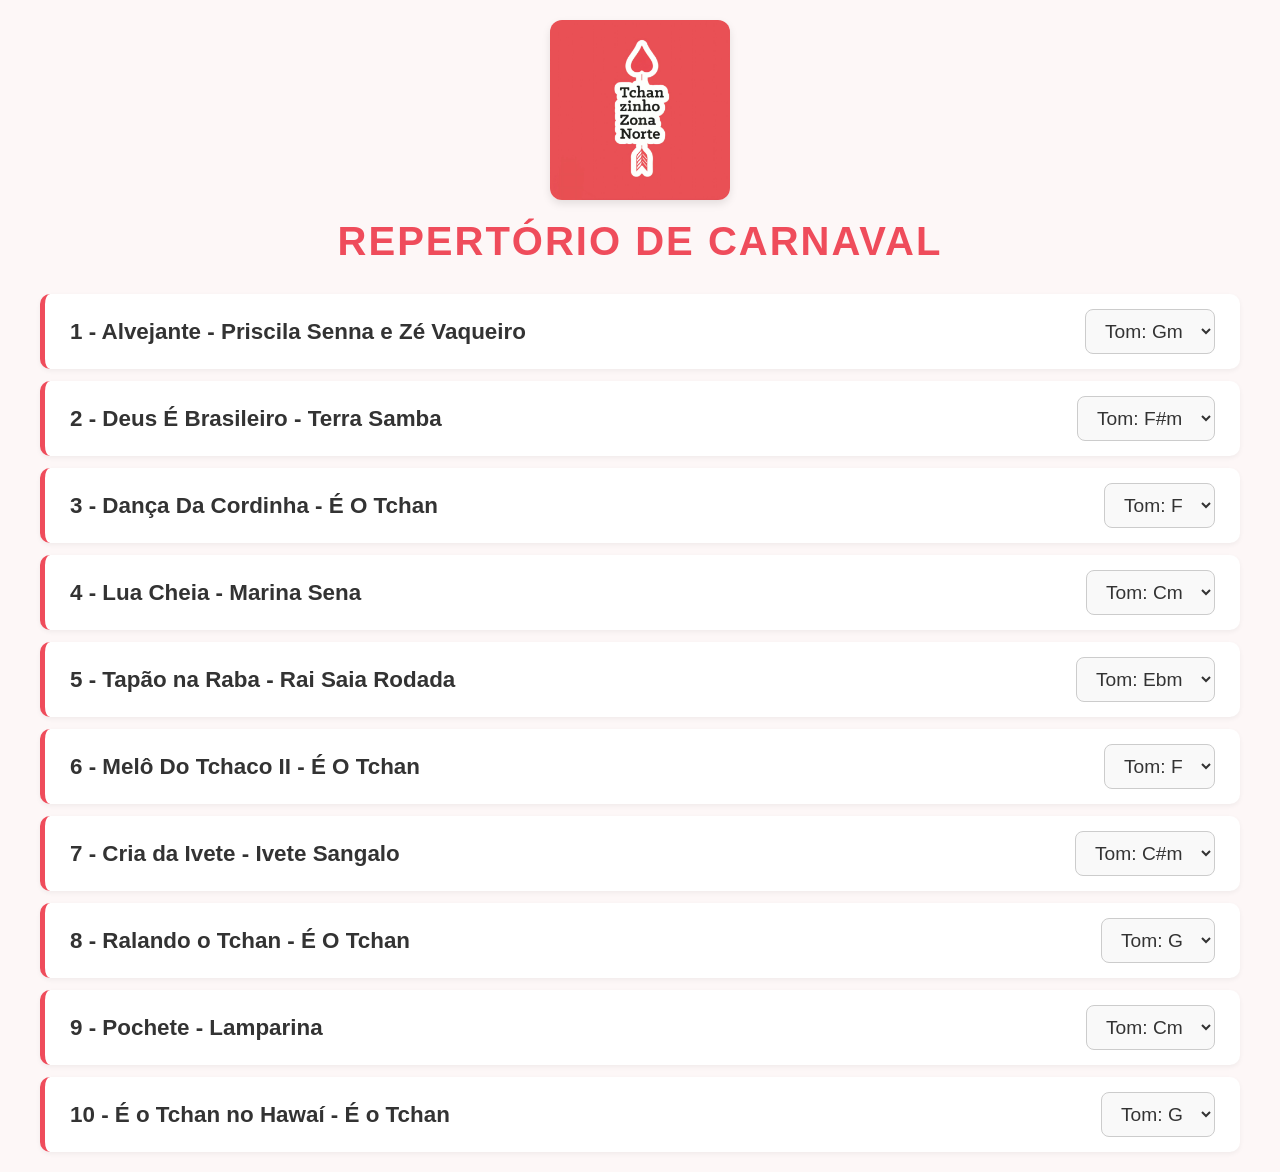
<file: index.html>
<!DOCTYPE html>
<html lang="pt-BR">
<head>
  <meta charset="UTF-8">
  <meta name="viewport" content="width=1340, initial-scale=1.0">
  <title>Repertório - Tchanzinho Zona Norte</title>
  <link rel="stylesheet" href="style.css">
</head>
<body>
  <div class="header">
    <img src="WhatsApp Image 2026-10-29 at 21.38.02.jpeg" alt="Logo Tchanzinho Zona Norte" class="logo">
    <h1 class="title">Repertório de Carnaval</h1>
  </div>

  <ul class="song-list">
    <li class="song-item">
      <a href="1-alvejante.html" class="song-link">1 - Alvejante - Priscila Senna e Zé Vaqueiro</a>
      <select class="tone-selector" onchange="if(this.value) window.location.href=this.value;">
        <option value="1-alvejante.html">Tom: Gm</option>
      </select>
    </li>
    <li class="song-item">
      <a href="2-deus-e-brasileiro.html" class="song-link">2 - Deus É Brasileiro - Terra Samba</a>
      <select class="tone-selector" onchange="if(this.value) window.location.href=this.value;">
        <option value="2-deus-e-brasileiro.html">Tom: F#m</option>
      </select>
    </li>
    <li class="song-item">
      <a href="3-danca-da-cordinha.html" class="song-link">3 - Dança Da Cordinha - É O Tchan</a>
      <select class="tone-selector" onchange="if(this.value) window.location.href=this.value;">
        <option value="3-danca-da-cordinha.html">Tom: F</option>
      </select>
    </li>
    <li class="song-item">
      <a href="4-lua-cheia.html" class="song-link">4 - Lua Cheia - Marina Sena</a>
      <select class="tone-selector" onchange="if(this.value) window.location.href=this.value;">
        <option value="4-lua-cheia.html">Tom: Cm</option>
      </select>
    </li>
    <li class="song-item">
      <a href="5-tapao-na-raba.html" class="song-link">5 - Tapão na Raba - Rai Saia Rodada</a>
      <select class="tone-selector" onchange="if(this.value) window.location.href=this.value;">
        <option value="5-tapao-na-raba.html">Tom: Ebm</option>
      </select>
    </li>
    <li class="song-item">
      <a href="6-melo-do-tchaco-2.html" class="song-link">6 - Melô Do Tchaco II - É O Tchan</a>
      <select class="tone-selector" onchange="if(this.value) window.location.href=this.value;">
        <option value="6-melo-do-tchaco-2.html">Tom: F</option>
      </select>
    </li>
    <li class="song-item">
      <a href="7-cria-da-ivete.html" class="song-link">7 - Cria da Ivete - Ivete Sangalo</a>
      <select class="tone-selector" onchange="if(this.value) window.location.href=this.value;">
        <option value="7-cria-da-ivete.html">Tom: C#m</option>
      </select>
    </li>
    <li class="song-item">
      <a href="8-ralando-o-tchan.html" class="song-link">8 - Ralando o Tchan - É O Tchan</a>
      <select class="tone-selector" onchange="if(this.value) window.location.href=this.value;">
        <option value="8-ralando-o-tchan.html">Tom: G</option>
      </select>
    </li>
    <li class="song-item">
      <a href="9-pochete.html" class="song-link">9 - Pochete - Lamparina</a>
      <select class="tone-selector" onchange="if(this.value) window.location.href=this.value;">
        <option value="9-pochete.html">Tom: Cm</option>
      </select>
    </li>
    <li class="song-item">
      <a href="10-e-o-tchan-no-hawai.html" class="song-link">10 - É o Tchan no Hawaí - É o Tchan</a>
      <select class="tone-selector" onchange="if(this.value) window.location.href=this.value;">
        <option value="10-e-o-tchan-no-hawai.html">Tom: G</option>
      </select>
    </li>
  </ul>
</body>
</html>
</file>
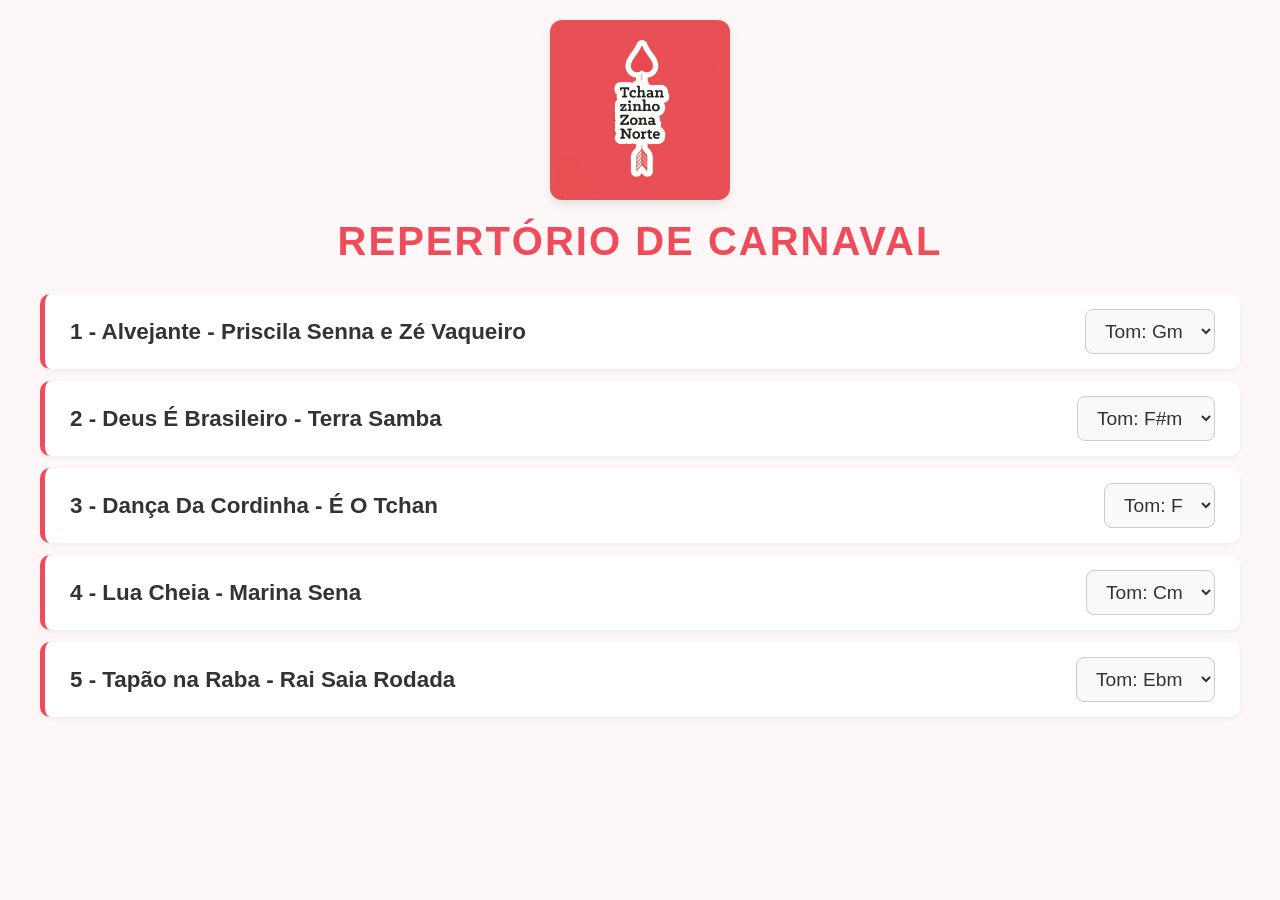
<file: pagina do repertorio/index.html>
<!DOCTYPE html>
<html lang="pt-BR">
<head>
  <meta charset="UTF-8">
  <meta name="viewport" content="width=1340, initial-scale=1.0">
  <title>Repertório - Tchanzinho Zona Norte</title>
  <link rel="stylesheet" href="style.css">
</head>
<body>
  <div class="header">
    <img src="WhatsApp Image 2026-10-29 at 21.38.02.jpeg" alt="Logo Tchanzinho Zona Norte" class="logo">
    <h1 class="title">Repertório de Carnaval</h1>
  </div>

  <ul class="song-list">
    <li class="song-item">
      <a href="1-alvejante.html" class="song-link">1 - Alvejante - Priscila Senna e Zé Vaqueiro</a>
      <select class="tone-selector" onchange="if(this.value) window.location.href=this.value;">
        <option value="1-alvejante.html">Tom: Gm</option>
      </select>
    </li>
    <li class="song-item">
      <a href="2-deus-e-brasileiro.html" class="song-link">2 - Deus É Brasileiro - Terra Samba</a>
      <select class="tone-selector" onchange="if(this.value) window.location.href=this.value;">
        <option value="2-deus-e-brasileiro.html">Tom: F#m</option>
      </select>
    </li>
    <li class="song-item">
      <a href="3-danca-da-cordinha.html" class="song-link">3 - Dança Da Cordinha - É O Tchan</a>
      <select class="tone-selector" onchange="if(this.value) window.location.href=this.value;">
        <option value="3-danca-da-cordinha.html">Tom: F</option>
      </select>
    </li>
    <li class="song-item">
      <a href="4-lua-cheia.html" class="song-link">4 - Lua Cheia - Marina Sena</a>
      <select class="tone-selector" onchange="if(this.value) window.location.href=this.value;">
        <option value="4-lua-cheia.html">Tom: Cm</option>
      </select>
    </li>
    <li class="song-item">
      <a href="5-tapao-na-raba.html" class="song-link">5 - Tapão na Raba - Rai Saia Rodada</a>
      <select class="tone-selector" onchange="if(this.value) window.location.href=this.value;">
        <option value="5-tapao-na-raba.html">Tom: Ebm</option>
      </select>
    </li>
  </ul>
</body>
</html>
</file>
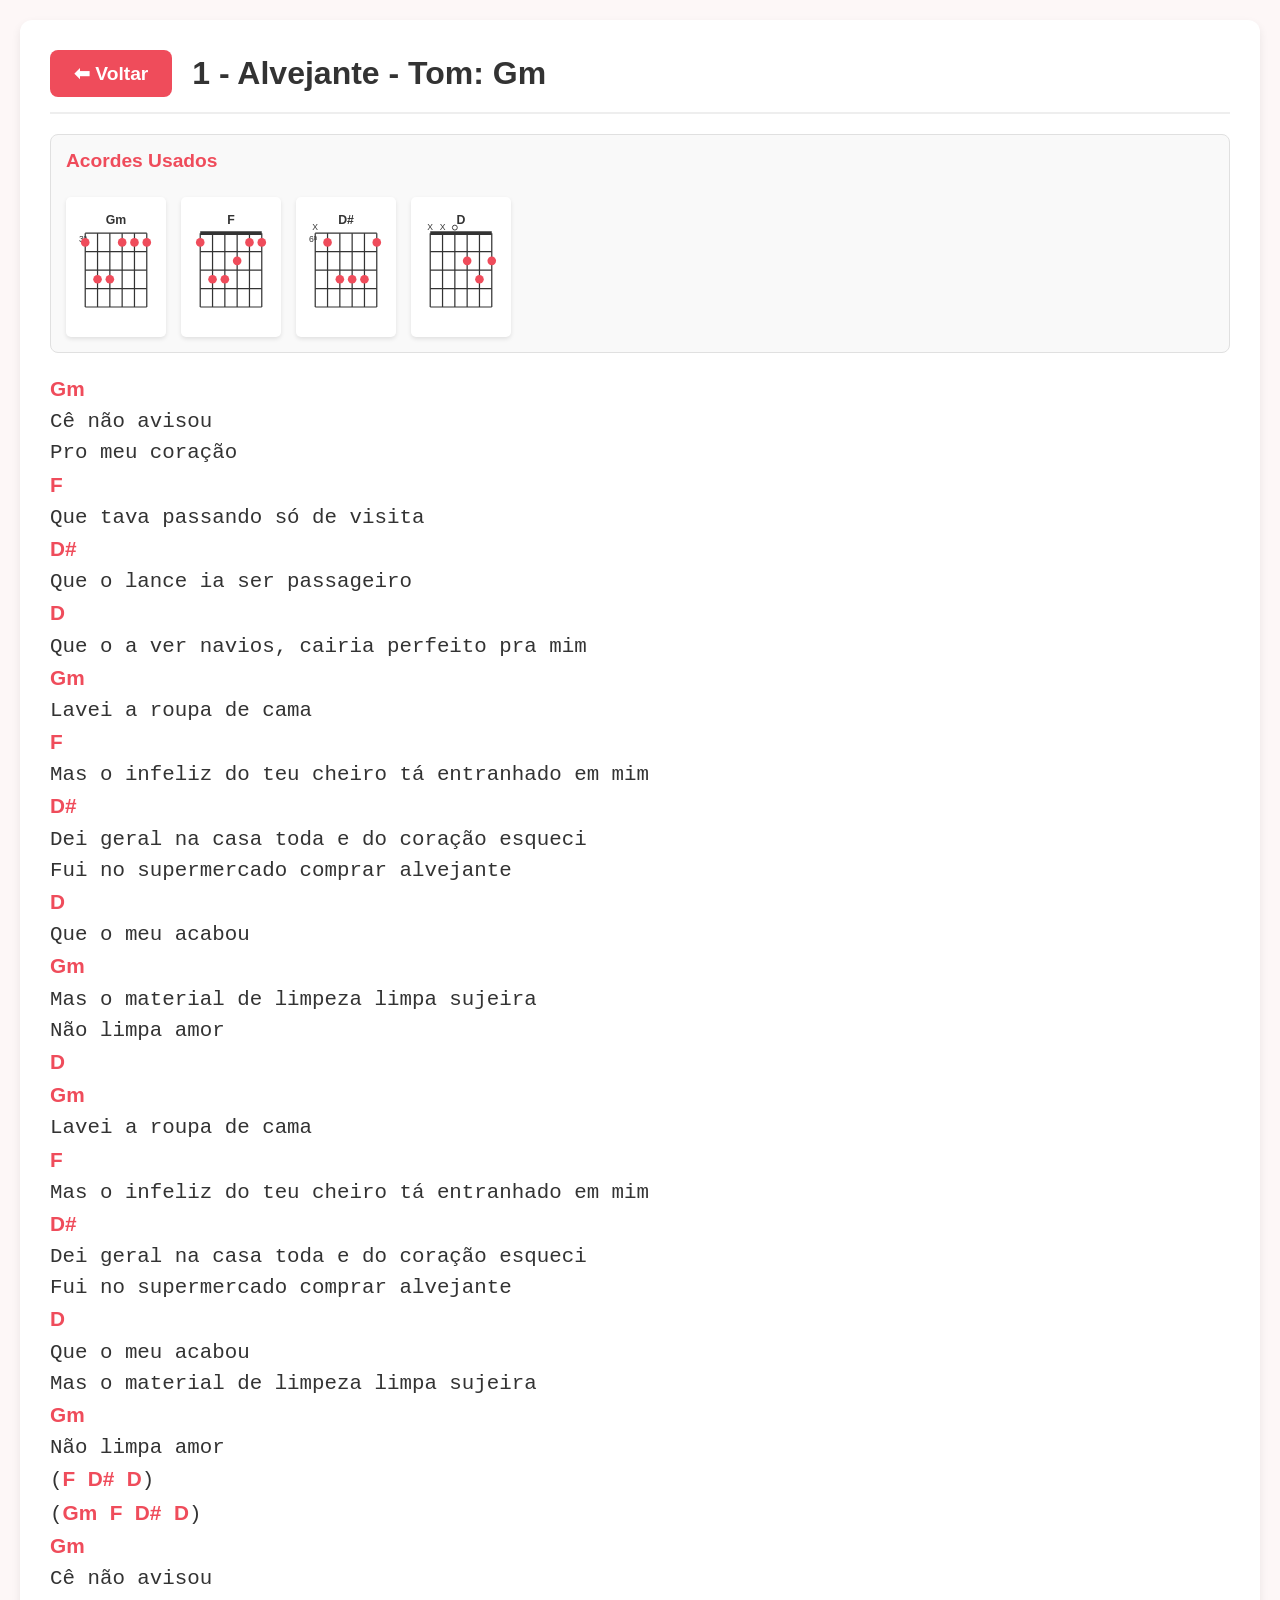
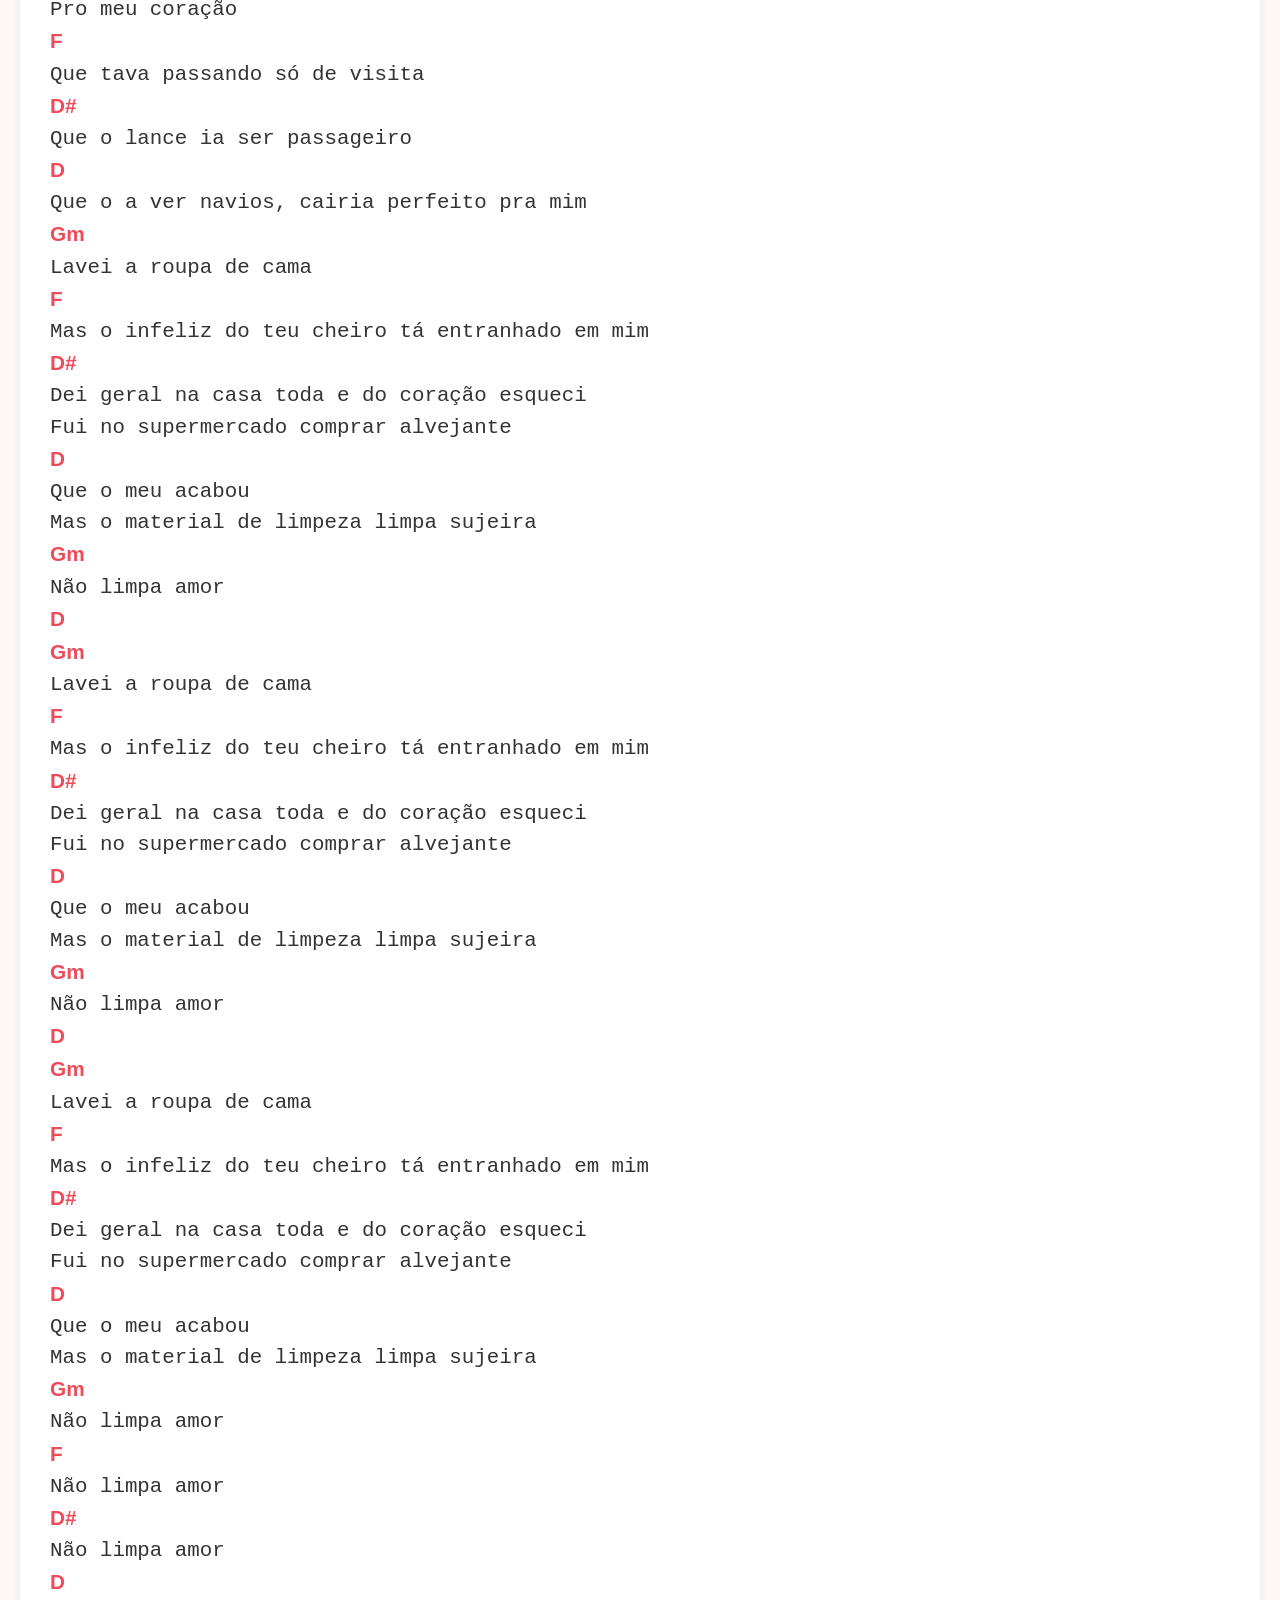
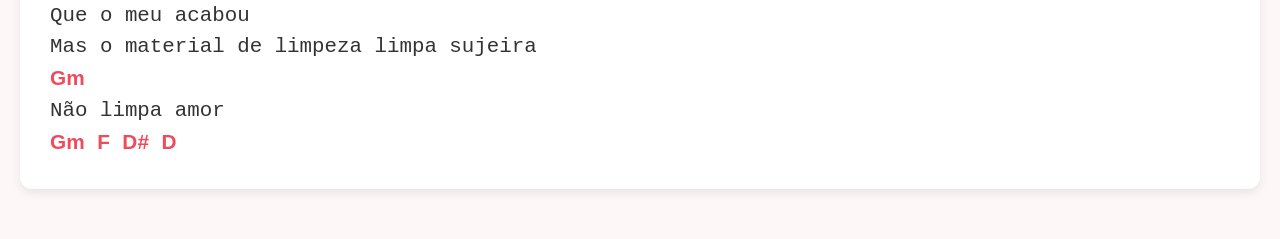
<file: 1-alvejante.html>
<!DOCTYPE html>
<html lang="pt-BR">
<head>
  <meta charset="UTF-8">
  <title>1 - Alvejante</title>
  <link rel="stylesheet" href="style.css">
</head>
<body>
  <div class="cifra-container">
    <div class="cifra-header">
      <a href="index.html" class="btn-voltar">⬅ Voltar</a>
      <h2 class="song-title">1 - Alvejante - Tom: Gm</h2>
    </div>
    <div class="chords-images">
      <h3>Acordes Usados</h3>
      <svg width="100" height="140" viewBox="0 0 130 170" xmlns="http://www.w3.org/2000/svg">
<text x="65" y="15" font-family="sans-serif" font-size="20" font-weight="bold" text-anchor="middle" fill="#333">Gm</text>
<line x1="15" y1="30" x2="115" y2="30" stroke="#333" stroke-width="2"/>
<text x="5" y="45" font-family="sans-serif" font-size="14" fill="#333">3ª</text>
<line x1="15" y1="30" x2="15" y2="150" stroke="#333" stroke-width="2"/>
<line x1="35" y1="30" x2="35" y2="150" stroke="#333" stroke-width="2"/>
<line x1="55" y1="30" x2="55" y2="150" stroke="#333" stroke-width="2"/>
<line x1="75" y1="30" x2="75" y2="150" stroke="#333" stroke-width="2"/>
<line x1="95" y1="30" x2="95" y2="150" stroke="#333" stroke-width="2"/>
<line x1="115" y1="30" x2="115" y2="150" stroke="#333" stroke-width="2"/>
<line x1="15" y1="60" x2="115" y2="60" stroke="#333" stroke-width="2"/>
<line x1="15" y1="90" x2="115" y2="90" stroke="#333" stroke-width="2"/>
<line x1="15" y1="120" x2="115" y2="120" stroke="#333" stroke-width="2"/>
<line x1="15" y1="150" x2="115" y2="150" stroke="#333" stroke-width="2"/>
<circle cx="15" cy="45" r="7" fill="#EF4C5B"/>
<circle cx="35" cy="105" r="7" fill="#EF4C5B"/>
<circle cx="55" cy="105" r="7" fill="#EF4C5B"/>
<circle cx="75" cy="45" r="7" fill="#EF4C5B"/>
<circle cx="95" cy="45" r="7" fill="#EF4C5B"/>
<circle cx="115" cy="45" r="7" fill="#EF4C5B"/>
</svg>
<svg width="100" height="140" viewBox="0 0 130 170" xmlns="http://www.w3.org/2000/svg">
<text x="65" y="15" font-family="sans-serif" font-size="20" font-weight="bold" text-anchor="middle" fill="#333">F</text>
<line x1="15" y1="30" x2="115" y2="30" stroke="#333" stroke-width="6"/>
<line x1="15" y1="30" x2="15" y2="150" stroke="#333" stroke-width="2"/>
<line x1="35" y1="30" x2="35" y2="150" stroke="#333" stroke-width="2"/>
<line x1="55" y1="30" x2="55" y2="150" stroke="#333" stroke-width="2"/>
<line x1="75" y1="30" x2="75" y2="150" stroke="#333" stroke-width="2"/>
<line x1="95" y1="30" x2="95" y2="150" stroke="#333" stroke-width="2"/>
<line x1="115" y1="30" x2="115" y2="150" stroke="#333" stroke-width="2"/>
<line x1="15" y1="60" x2="115" y2="60" stroke="#333" stroke-width="2"/>
<line x1="15" y1="90" x2="115" y2="90" stroke="#333" stroke-width="2"/>
<line x1="15" y1="120" x2="115" y2="120" stroke="#333" stroke-width="2"/>
<line x1="15" y1="150" x2="115" y2="150" stroke="#333" stroke-width="2"/>
<circle cx="15" cy="45" r="7" fill="#EF4C5B"/>
<circle cx="35" cy="105" r="7" fill="#EF4C5B"/>
<circle cx="55" cy="105" r="7" fill="#EF4C5B"/>
<circle cx="75" cy="75" r="7" fill="#EF4C5B"/>
<circle cx="95" cy="45" r="7" fill="#EF4C5B"/>
<circle cx="115" cy="45" r="7" fill="#EF4C5B"/>
</svg>
<svg width="100" height="140" viewBox="0 0 130 170" xmlns="http://www.w3.org/2000/svg">
<text x="65" y="15" font-family="sans-serif" font-size="20" font-weight="bold" text-anchor="middle" fill="#333">D#</text>
<line x1="15" y1="30" x2="115" y2="30" stroke="#333" stroke-width="2"/>
<text x="5" y="45" font-family="sans-serif" font-size="14" fill="#333">6ª</text>
<line x1="15" y1="30" x2="15" y2="150" stroke="#333" stroke-width="2"/>
<line x1="35" y1="30" x2="35" y2="150" stroke="#333" stroke-width="2"/>
<line x1="55" y1="30" x2="55" y2="150" stroke="#333" stroke-width="2"/>
<line x1="75" y1="30" x2="75" y2="150" stroke="#333" stroke-width="2"/>
<line x1="95" y1="30" x2="95" y2="150" stroke="#333" stroke-width="2"/>
<line x1="115" y1="30" x2="115" y2="150" stroke="#333" stroke-width="2"/>
<line x1="15" y1="60" x2="115" y2="60" stroke="#333" stroke-width="2"/>
<line x1="15" y1="90" x2="115" y2="90" stroke="#333" stroke-width="2"/>
<line x1="15" y1="120" x2="115" y2="120" stroke="#333" stroke-width="2"/>
<line x1="15" y1="150" x2="115" y2="150" stroke="#333" stroke-width="2"/>
<text x="15" y="25" font-family="sans-serif" font-size="14" text-anchor="middle" fill="#333">X</text>
<circle cx="35" cy="45" r="7" fill="#EF4C5B"/>
<circle cx="55" cy="105" r="7" fill="#EF4C5B"/>
<circle cx="75" cy="105" r="7" fill="#EF4C5B"/>
<circle cx="95" cy="105" r="7" fill="#EF4C5B"/>
<circle cx="115" cy="45" r="7" fill="#EF4C5B"/>
</svg>
<svg width="100" height="140" viewBox="0 0 130 170" xmlns="http://www.w3.org/2000/svg">
<text x="65" y="15" font-family="sans-serif" font-size="20" font-weight="bold" text-anchor="middle" fill="#333">D</text>
<line x1="15" y1="30" x2="115" y2="30" stroke="#333" stroke-width="6"/>
<line x1="15" y1="30" x2="15" y2="150" stroke="#333" stroke-width="2"/>
<line x1="35" y1="30" x2="35" y2="150" stroke="#333" stroke-width="2"/>
<line x1="55" y1="30" x2="55" y2="150" stroke="#333" stroke-width="2"/>
<line x1="75" y1="30" x2="75" y2="150" stroke="#333" stroke-width="2"/>
<line x1="95" y1="30" x2="95" y2="150" stroke="#333" stroke-width="2"/>
<line x1="115" y1="30" x2="115" y2="150" stroke="#333" stroke-width="2"/>
<line x1="15" y1="60" x2="115" y2="60" stroke="#333" stroke-width="2"/>
<line x1="15" y1="90" x2="115" y2="90" stroke="#333" stroke-width="2"/>
<line x1="15" y1="120" x2="115" y2="120" stroke="#333" stroke-width="2"/>
<line x1="15" y1="150" x2="115" y2="150" stroke="#333" stroke-width="2"/>
<text x="15" y="25" font-family="sans-serif" font-size="14" text-anchor="middle" fill="#333">X</text>
<text x="35" y="25" font-family="sans-serif" font-size="14" text-anchor="middle" fill="#333">X</text>
<circle cx="55" cy="21" r="4" fill="none" stroke="#333" stroke-width="1.5"/>
<circle cx="75" cy="75" r="7" fill="#EF4C5B"/>
<circle cx="95" cy="105" r="7" fill="#EF4C5B"/>
<circle cx="115" cy="75" r="7" fill="#EF4C5B"/>
</svg>
    </div>
<pre class="cifra"><b>Gm</b>
Cê não avisou
Pro meu coração
<b>F</b>
Que tava passando só de visita
<b>D#</b>
Que o lance ia ser passageiro
<b>D</b>
Que o a ver navios, cairia perfeito pra mim
<b>Gm</b>
Lavei a roupa de cama
<b>F</b>
Mas o infeliz do teu cheiro tá entranhado em mim
<b>D#</b>
Dei geral na casa toda e do coração esqueci
Fui no supermercado comprar alvejante
<b>D</b>
Que o meu acabou
<b>Gm</b>
Mas o material de limpeza limpa sujeira
Não limpa amor
<b>D</b>
<b>Gm</b>
Lavei a roupa de cama
<b>F</b>
Mas o infeliz do teu cheiro tá entranhado em mim
<b>D#</b>
Dei geral na casa toda e do coração esqueci
Fui no supermercado comprar alvejante
<b>D</b>
Que o meu acabou
Mas o material de limpeza limpa sujeira
<b>Gm</b>
Não limpa amor
(<b>F</b> <b>D#</b> <b>D</b>)
(<b>Gm</b> <b>F</b> <b>D#</b> <b>D</b>)
<b>Gm</b>
Cê não avisou
Pro meu coração
<b>F</b>
Que tava passando só de visita
<b>D#</b>
Que o lance ia ser passageiro
<b>D</b>
Que o a ver navios, cairia perfeito pra mim
<b>Gm</b>
Lavei a roupa de cama
<b>F</b>
Mas o infeliz do teu cheiro tá entranhado em mim
<b>D#</b>
Dei geral na casa toda e do coração esqueci
Fui no supermercado comprar alvejante
<b>D</b>
Que o meu acabou
Mas o material de limpeza limpa sujeira
<b>Gm</b>
Não limpa amor
<b>D</b>
<b>Gm</b>
Lavei a roupa de cama
<b>F</b>
Mas o infeliz do teu cheiro tá entranhado em mim
<b>D#</b>
Dei geral na casa toda e do coração esqueci
Fui no supermercado comprar alvejante
<b>D</b>
Que o meu acabou
Mas o material de limpeza limpa sujeira
<b>Gm</b>
Não limpa amor
<b>D</b>
<b>Gm</b>
Lavei a roupa de cama
<b>F</b>
Mas o infeliz do teu cheiro tá entranhado em mim
<b>D#</b>
Dei geral na casa toda e do coração esqueci
Fui no supermercado comprar alvejante
<b>D</b>
Que o meu acabou
Mas o material de limpeza limpa sujeira
<b>Gm</b>
Não limpa amor
<b>F</b>
Não limpa amor
<b>D#</b>
Não limpa amor
<b>D</b>
Que o meu acabou
Mas o material de limpeza limpa sujeira
<b>Gm</b>
Não limpa amor
<b>Gm</b> <b>F</b> <b>D#</b> <b>D</b>
</pre>
  </div>
</body>
</html>
</file>
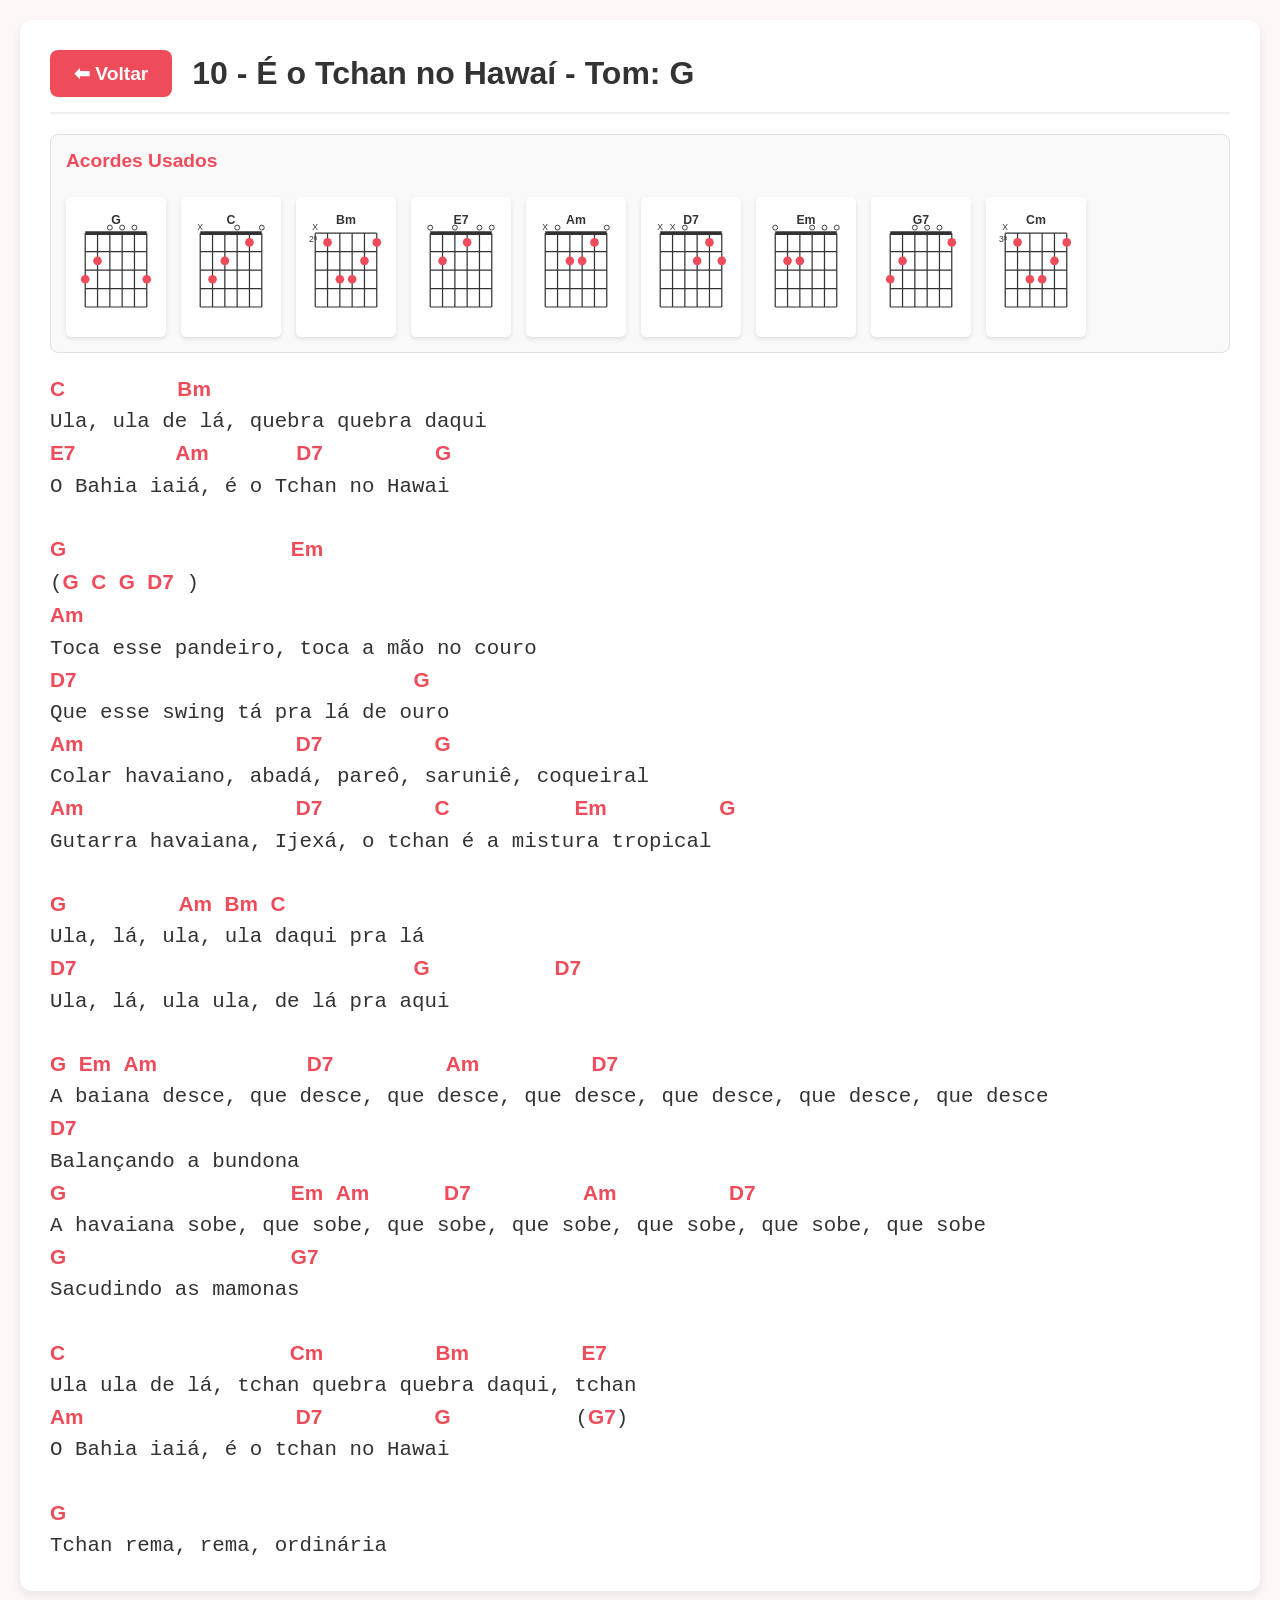
<file: 10-e-o-tchan-no-hawai.html>
<!DOCTYPE html>
<html lang="pt-BR">
<head>
  <meta charset="UTF-8">
  <title>10 - É o Tchan no Hawaí</title>
  <link rel="stylesheet" href="style.css">
</head>
<body>
  <div class="cifra-container">
    <div class="cifra-header">
      <a href="index.html" class="btn-voltar">⬅ Voltar</a>
      <h2 class="song-title">10 - É o Tchan no Hawaí - Tom: G</h2>
    </div>
    <div class="chords-images">
      <h3>Acordes Usados</h3>
      <svg width="100" height="140" viewBox="0 0 130 170" xmlns="http://www.w3.org/2000/svg">
<text x="65" y="15" font-family="sans-serif" font-size="20" font-weight="bold" text-anchor="middle" fill="#333">G</text>
<line x1="15" y1="30" x2="115" y2="30" stroke="#333" stroke-width="6"/>
<line x1="15" y1="30" x2="15" y2="150" stroke="#333" stroke-width="2"/>
<line x1="35" y1="30" x2="35" y2="150" stroke="#333" stroke-width="2"/>
<line x1="55" y1="30" x2="55" y2="150" stroke="#333" stroke-width="2"/>
<line x1="75" y1="30" x2="75" y2="150" stroke="#333" stroke-width="2"/>
<line x1="95" y1="30" x2="95" y2="150" stroke="#333" stroke-width="2"/>
<line x1="115" y1="30" x2="115" y2="150" stroke="#333" stroke-width="2"/>
<line x1="15" y1="60" x2="115" y2="60" stroke="#333" stroke-width="2"/>
<line x1="15" y1="90" x2="115" y2="90" stroke="#333" stroke-width="2"/>
<line x1="15" y1="120" x2="115" y2="120" stroke="#333" stroke-width="2"/>
<line x1="15" y1="150" x2="115" y2="150" stroke="#333" stroke-width="2"/>
<circle cx="15" cy="105" r="7" fill="#EF4C5B"/>
<circle cx="35" cy="75" r="7" fill="#EF4C5B"/>
<circle cx="55" cy="21" r="4" fill="none" stroke="#333" stroke-width="1.5"/>
<circle cx="75" cy="21" r="4" fill="none" stroke="#333" stroke-width="1.5"/>
<circle cx="95" cy="21" r="4" fill="none" stroke="#333" stroke-width="1.5"/>
<circle cx="115" cy="105" r="7" fill="#EF4C5B"/>
</svg>
<svg width="100" height="140" viewBox="0 0 130 170" xmlns="http://www.w3.org/2000/svg">
<text x="65" y="15" font-family="sans-serif" font-size="20" font-weight="bold" text-anchor="middle" fill="#333">C</text>
<line x1="15" y1="30" x2="115" y2="30" stroke="#333" stroke-width="6"/>
<line x1="15" y1="30" x2="15" y2="150" stroke="#333" stroke-width="2"/>
<line x1="35" y1="30" x2="35" y2="150" stroke="#333" stroke-width="2"/>
<line x1="55" y1="30" x2="55" y2="150" stroke="#333" stroke-width="2"/>
<line x1="75" y1="30" x2="75" y2="150" stroke="#333" stroke-width="2"/>
<line x1="95" y1="30" x2="95" y2="150" stroke="#333" stroke-width="2"/>
<line x1="115" y1="30" x2="115" y2="150" stroke="#333" stroke-width="2"/>
<line x1="15" y1="60" x2="115" y2="60" stroke="#333" stroke-width="2"/>
<line x1="15" y1="90" x2="115" y2="90" stroke="#333" stroke-width="2"/>
<line x1="15" y1="120" x2="115" y2="120" stroke="#333" stroke-width="2"/>
<line x1="15" y1="150" x2="115" y2="150" stroke="#333" stroke-width="2"/>
<text x="15" y="25" font-family="sans-serif" font-size="14" text-anchor="middle" fill="#333">X</text>
<circle cx="35" cy="105" r="7" fill="#EF4C5B"/>
<circle cx="55" cy="75" r="7" fill="#EF4C5B"/>
<circle cx="75" cy="21" r="4" fill="none" stroke="#333" stroke-width="1.5"/>
<circle cx="95" cy="45" r="7" fill="#EF4C5B"/>
<circle cx="115" cy="21" r="4" fill="none" stroke="#333" stroke-width="1.5"/>
</svg>
<svg width="100" height="140" viewBox="0 0 130 170" xmlns="http://www.w3.org/2000/svg">
<text x="65" y="15" font-family="sans-serif" font-size="20" font-weight="bold" text-anchor="middle" fill="#333">Bm</text>
<line x1="15" y1="30" x2="115" y2="30" stroke="#333" stroke-width="2"/>
<text x="5" y="45" font-family="sans-serif" font-size="14" fill="#333">2ª</text>
<line x1="15" y1="30" x2="15" y2="150" stroke="#333" stroke-width="2"/>
<line x1="35" y1="30" x2="35" y2="150" stroke="#333" stroke-width="2"/>
<line x1="55" y1="30" x2="55" y2="150" stroke="#333" stroke-width="2"/>
<line x1="75" y1="30" x2="75" y2="150" stroke="#333" stroke-width="2"/>
<line x1="95" y1="30" x2="95" y2="150" stroke="#333" stroke-width="2"/>
<line x1="115" y1="30" x2="115" y2="150" stroke="#333" stroke-width="2"/>
<line x1="15" y1="60" x2="115" y2="60" stroke="#333" stroke-width="2"/>
<line x1="15" y1="90" x2="115" y2="90" stroke="#333" stroke-width="2"/>
<line x1="15" y1="120" x2="115" y2="120" stroke="#333" stroke-width="2"/>
<line x1="15" y1="150" x2="115" y2="150" stroke="#333" stroke-width="2"/>
<text x="15" y="25" font-family="sans-serif" font-size="14" text-anchor="middle" fill="#333">X</text>
<circle cx="35" cy="45" r="7" fill="#EF4C5B"/>
<circle cx="55" cy="105" r="7" fill="#EF4C5B"/>
<circle cx="75" cy="105" r="7" fill="#EF4C5B"/>
<circle cx="95" cy="75" r="7" fill="#EF4C5B"/>
<circle cx="115" cy="45" r="7" fill="#EF4C5B"/>
</svg>
<svg width="100" height="140" viewBox="0 0 130 170" xmlns="http://www.w3.org/2000/svg">
<text x="65" y="15" font-family="sans-serif" font-size="20" font-weight="bold" text-anchor="middle" fill="#333">E7</text>
<line x1="15" y1="30" x2="115" y2="30" stroke="#333" stroke-width="6"/>
<line x1="15" y1="30" x2="15" y2="150" stroke="#333" stroke-width="2"/>
<line x1="35" y1="30" x2="35" y2="150" stroke="#333" stroke-width="2"/>
<line x1="55" y1="30" x2="55" y2="150" stroke="#333" stroke-width="2"/>
<line x1="75" y1="30" x2="75" y2="150" stroke="#333" stroke-width="2"/>
<line x1="95" y1="30" x2="95" y2="150" stroke="#333" stroke-width="2"/>
<line x1="115" y1="30" x2="115" y2="150" stroke="#333" stroke-width="2"/>
<line x1="15" y1="60" x2="115" y2="60" stroke="#333" stroke-width="2"/>
<line x1="15" y1="90" x2="115" y2="90" stroke="#333" stroke-width="2"/>
<line x1="15" y1="120" x2="115" y2="120" stroke="#333" stroke-width="2"/>
<line x1="15" y1="150" x2="115" y2="150" stroke="#333" stroke-width="2"/>
<circle cx="15" cy="21" r="4" fill="none" stroke="#333" stroke-width="1.5"/>
<circle cx="35" cy="75" r="7" fill="#EF4C5B"/>
<circle cx="55" cy="21" r="4" fill="none" stroke="#333" stroke-width="1.5"/>
<circle cx="75" cy="45" r="7" fill="#EF4C5B"/>
<circle cx="95" cy="21" r="4" fill="none" stroke="#333" stroke-width="1.5"/>
<circle cx="115" cy="21" r="4" fill="none" stroke="#333" stroke-width="1.5"/>
</svg>
<svg width="100" height="140" viewBox="0 0 130 170" xmlns="http://www.w3.org/2000/svg">
<text x="65" y="15" font-family="sans-serif" font-size="20" font-weight="bold" text-anchor="middle" fill="#333">Am</text>
<line x1="15" y1="30" x2="115" y2="30" stroke="#333" stroke-width="6"/>
<line x1="15" y1="30" x2="15" y2="150" stroke="#333" stroke-width="2"/>
<line x1="35" y1="30" x2="35" y2="150" stroke="#333" stroke-width="2"/>
<line x1="55" y1="30" x2="55" y2="150" stroke="#333" stroke-width="2"/>
<line x1="75" y1="30" x2="75" y2="150" stroke="#333" stroke-width="2"/>
<line x1="95" y1="30" x2="95" y2="150" stroke="#333" stroke-width="2"/>
<line x1="115" y1="30" x2="115" y2="150" stroke="#333" stroke-width="2"/>
<line x1="15" y1="60" x2="115" y2="60" stroke="#333" stroke-width="2"/>
<line x1="15" y1="90" x2="115" y2="90" stroke="#333" stroke-width="2"/>
<line x1="15" y1="120" x2="115" y2="120" stroke="#333" stroke-width="2"/>
<line x1="15" y1="150" x2="115" y2="150" stroke="#333" stroke-width="2"/>
<text x="15" y="25" font-family="sans-serif" font-size="14" text-anchor="middle" fill="#333">X</text>
<circle cx="35" cy="21" r="4" fill="none" stroke="#333" stroke-width="1.5"/>
<circle cx="55" cy="75" r="7" fill="#EF4C5B"/>
<circle cx="75" cy="75" r="7" fill="#EF4C5B"/>
<circle cx="95" cy="45" r="7" fill="#EF4C5B"/>
<circle cx="115" cy="21" r="4" fill="none" stroke="#333" stroke-width="1.5"/>
</svg>
<svg width="100" height="140" viewBox="0 0 130 170" xmlns="http://www.w3.org/2000/svg">
<text x="65" y="15" font-family="sans-serif" font-size="20" font-weight="bold" text-anchor="middle" fill="#333">D7</text>
<line x1="15" y1="30" x2="115" y2="30" stroke="#333" stroke-width="6"/>
<line x1="15" y1="30" x2="15" y2="150" stroke="#333" stroke-width="2"/>
<line x1="35" y1="30" x2="35" y2="150" stroke="#333" stroke-width="2"/>
<line x1="55" y1="30" x2="55" y2="150" stroke="#333" stroke-width="2"/>
<line x1="75" y1="30" x2="75" y2="150" stroke="#333" stroke-width="2"/>
<line x1="95" y1="30" x2="95" y2="150" stroke="#333" stroke-width="2"/>
<line x1="115" y1="30" x2="115" y2="150" stroke="#333" stroke-width="2"/>
<line x1="15" y1="60" x2="115" y2="60" stroke="#333" stroke-width="2"/>
<line x1="15" y1="90" x2="115" y2="90" stroke="#333" stroke-width="2"/>
<line x1="15" y1="120" x2="115" y2="120" stroke="#333" stroke-width="2"/>
<line x1="15" y1="150" x2="115" y2="150" stroke="#333" stroke-width="2"/>
<text x="15" y="25" font-family="sans-serif" font-size="14" text-anchor="middle" fill="#333">X</text>
<text x="35" y="25" font-family="sans-serif" font-size="14" text-anchor="middle" fill="#333">X</text>
<circle cx="55" cy="21" r="4" fill="none" stroke="#333" stroke-width="1.5"/>
<circle cx="75" cy="75" r="7" fill="#EF4C5B"/>
<circle cx="95" cy="45" r="7" fill="#EF4C5B"/>
<circle cx="115" cy="75" r="7" fill="#EF4C5B"/>
</svg>
<svg width="100" height="140" viewBox="0 0 130 170" xmlns="http://www.w3.org/2000/svg">
<text x="65" y="15" font-family="sans-serif" font-size="20" font-weight="bold" text-anchor="middle" fill="#333">Em</text>
<line x1="15" y1="30" x2="115" y2="30" stroke="#333" stroke-width="6"/>
<line x1="15" y1="30" x2="15" y2="150" stroke="#333" stroke-width="2"/>
<line x1="35" y1="30" x2="35" y2="150" stroke="#333" stroke-width="2"/>
<line x1="55" y1="30" x2="55" y2="150" stroke="#333" stroke-width="2"/>
<line x1="75" y1="30" x2="75" y2="150" stroke="#333" stroke-width="2"/>
<line x1="95" y1="30" x2="95" y2="150" stroke="#333" stroke-width="2"/>
<line x1="115" y1="30" x2="115" y2="150" stroke="#333" stroke-width="2"/>
<line x1="15" y1="60" x2="115" y2="60" stroke="#333" stroke-width="2"/>
<line x1="15" y1="90" x2="115" y2="90" stroke="#333" stroke-width="2"/>
<line x1="15" y1="120" x2="115" y2="120" stroke="#333" stroke-width="2"/>
<line x1="15" y1="150" x2="115" y2="150" stroke="#333" stroke-width="2"/>
<circle cx="15" cy="21" r="4" fill="none" stroke="#333" stroke-width="1.5"/>
<circle cx="35" cy="75" r="7" fill="#EF4C5B"/>
<circle cx="55" cy="75" r="7" fill="#EF4C5B"/>
<circle cx="75" cy="21" r="4" fill="none" stroke="#333" stroke-width="1.5"/>
<circle cx="95" cy="21" r="4" fill="none" stroke="#333" stroke-width="1.5"/>
<circle cx="115" cy="21" r="4" fill="none" stroke="#333" stroke-width="1.5"/>
</svg>
<svg width="100" height="140" viewBox="0 0 130 170" xmlns="http://www.w3.org/2000/svg">
<text x="65" y="15" font-family="sans-serif" font-size="20" font-weight="bold" text-anchor="middle" fill="#333">G7</text>
<line x1="15" y1="30" x2="115" y2="30" stroke="#333" stroke-width="6"/>
<line x1="15" y1="30" x2="15" y2="150" stroke="#333" stroke-width="2"/>
<line x1="35" y1="30" x2="35" y2="150" stroke="#333" stroke-width="2"/>
<line x1="55" y1="30" x2="55" y2="150" stroke="#333" stroke-width="2"/>
<line x1="75" y1="30" x2="75" y2="150" stroke="#333" stroke-width="2"/>
<line x1="95" y1="30" x2="95" y2="150" stroke="#333" stroke-width="2"/>
<line x1="115" y1="30" x2="115" y2="150" stroke="#333" stroke-width="2"/>
<line x1="15" y1="60" x2="115" y2="60" stroke="#333" stroke-width="2"/>
<line x1="15" y1="90" x2="115" y2="90" stroke="#333" stroke-width="2"/>
<line x1="15" y1="120" x2="115" y2="120" stroke="#333" stroke-width="2"/>
<line x1="15" y1="150" x2="115" y2="150" stroke="#333" stroke-width="2"/>
<circle cx="15" cy="105" r="7" fill="#EF4C5B"/>
<circle cx="35" cy="75" r="7" fill="#EF4C5B"/>
<circle cx="55" cy="21" r="4" fill="none" stroke="#333" stroke-width="1.5"/>
<circle cx="75" cy="21" r="4" fill="none" stroke="#333" stroke-width="1.5"/>
<circle cx="95" cy="21" r="4" fill="none" stroke="#333" stroke-width="1.5"/>
<circle cx="115" cy="45" r="7" fill="#EF4C5B"/>
</svg>
<svg width="100" height="140" viewBox="0 0 130 170" xmlns="http://www.w3.org/2000/svg">
<text x="65" y="15" font-family="sans-serif" font-size="20" font-weight="bold" text-anchor="middle" fill="#333">Cm</text>
<line x1="15" y1="30" x2="115" y2="30" stroke="#333" stroke-width="2"/>
<text x="5" y="45" font-family="sans-serif" font-size="14" fill="#333">3ª</text>
<line x1="15" y1="30" x2="15" y2="150" stroke="#333" stroke-width="2"/>
<line x1="35" y1="30" x2="35" y2="150" stroke="#333" stroke-width="2"/>
<line x1="55" y1="30" x2="55" y2="150" stroke="#333" stroke-width="2"/>
<line x1="75" y1="30" x2="75" y2="150" stroke="#333" stroke-width="2"/>
<line x1="95" y1="30" x2="95" y2="150" stroke="#333" stroke-width="2"/>
<line x1="115" y1="30" x2="115" y2="150" stroke="#333" stroke-width="2"/>
<line x1="15" y1="60" x2="115" y2="60" stroke="#333" stroke-width="2"/>
<line x1="15" y1="90" x2="115" y2="90" stroke="#333" stroke-width="2"/>
<line x1="15" y1="120" x2="115" y2="120" stroke="#333" stroke-width="2"/>
<line x1="15" y1="150" x2="115" y2="150" stroke="#333" stroke-width="2"/>
<text x="15" y="25" font-family="sans-serif" font-size="14" text-anchor="middle" fill="#333">X</text>
<circle cx="35" cy="45" r="7" fill="#EF4C5B"/>
<circle cx="55" cy="105" r="7" fill="#EF4C5B"/>
<circle cx="75" cy="105" r="7" fill="#EF4C5B"/>
<circle cx="95" cy="75" r="7" fill="#EF4C5B"/>
<circle cx="115" cy="45" r="7" fill="#EF4C5B"/>
</svg>
    </div>
<pre class="cifra">
<b>C</b>         <b>Bm</b>
Ula, ula de lá, quebra quebra daqui
<b>E7</b>        <b>Am</b>       <b>D7</b>         <b>G</b>
O Bahia iaiá, é o Tchan no Hawai

<b>G</b>                  <b>Em</b>
(<b>G</b> <b>C</b> <b>G</b> <b>D7</b> )
<b>Am</b>
Toca esse pandeiro, toca a mão no couro
<b>D7</b>                           <b>G</b>
Que esse swing tá pra lá de ouro
<b>Am</b>                 <b>D7</b>         <b>G</b>
Colar havaiano, abadá, pareô, saruniê, coqueiral
<b>Am</b>                 <b>D7</b>         <b>C</b>          <b>Em</b>         <b>G</b>
Gutarra havaiana, Ijexá, o tchan é a mistura tropical

<b>G</b>         <b>Am</b> <b>Bm</b> <b>C</b>
Ula, lá, ula, ula daqui pra lá
<b>D7</b>                           <b>G</b>          <b>D7</b>
Ula, lá, ula ula, de lá pra aqui

<b>G</b> <b>Em</b> <b>Am</b>            <b>D7</b>         <b>Am</b>         <b>D7</b>
A baiana desce, que desce, que desce, que desce, que desce, que desce, que desce
<b>D7</b>
Balançando a bundona
<b>G</b>                  <b>Em</b> <b>Am</b>      <b>D7</b>         <b>Am</b>         <b>D7</b>
A havaiana sobe, que sobe, que sobe, que sobe, que sobe, que sobe, que sobe
<b>G</b>                  <b>G7</b>
Sacudindo as mamonas

<b>C</b>                  <b>Cm</b>         <b>Bm</b>         <b>E7</b>
Ula ula de lá, tchan quebra quebra daqui, tchan
<b>Am</b>                 <b>D7</b>         <b>G</b>          (<b>G7</b>)
O Bahia iaiá, é o tchan no Hawai

<b>G</b>
Tchan rema, rema, ordinária
</pre>
  </div>
</body>
</html>
</file>
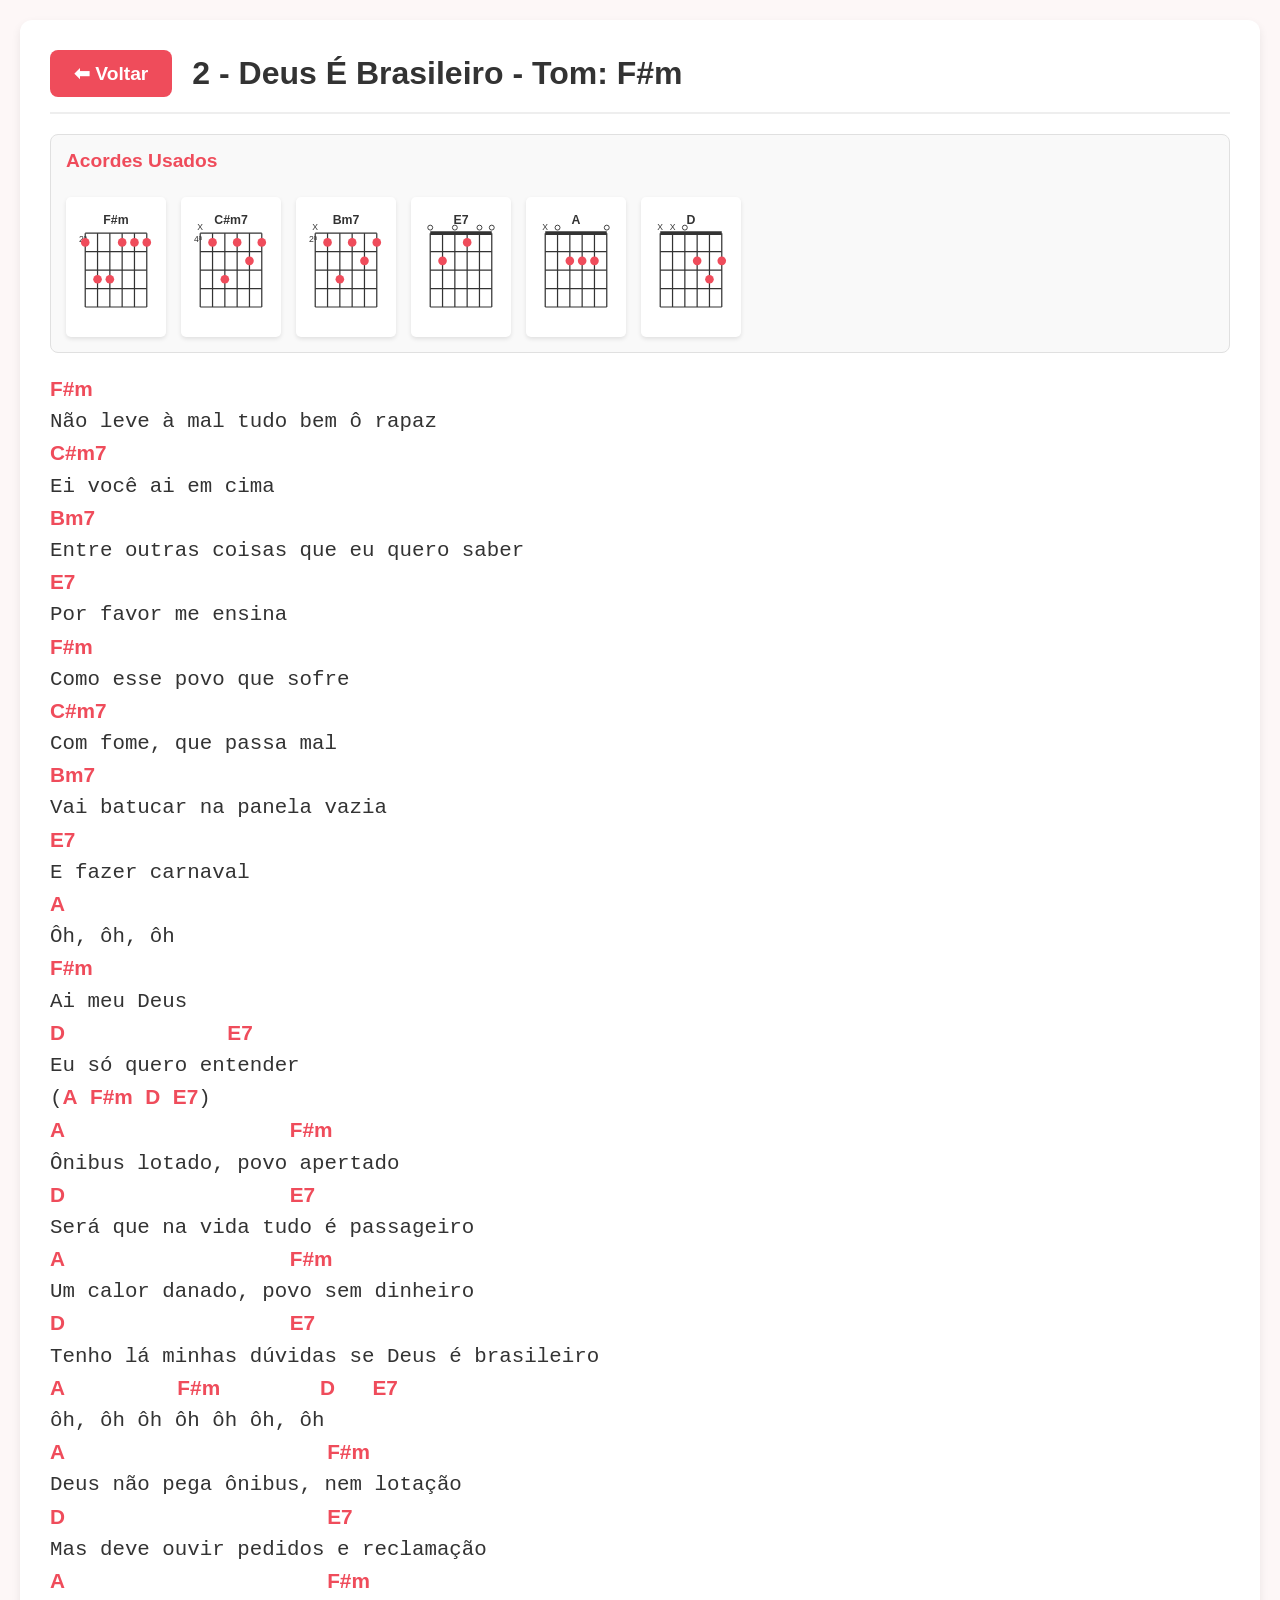
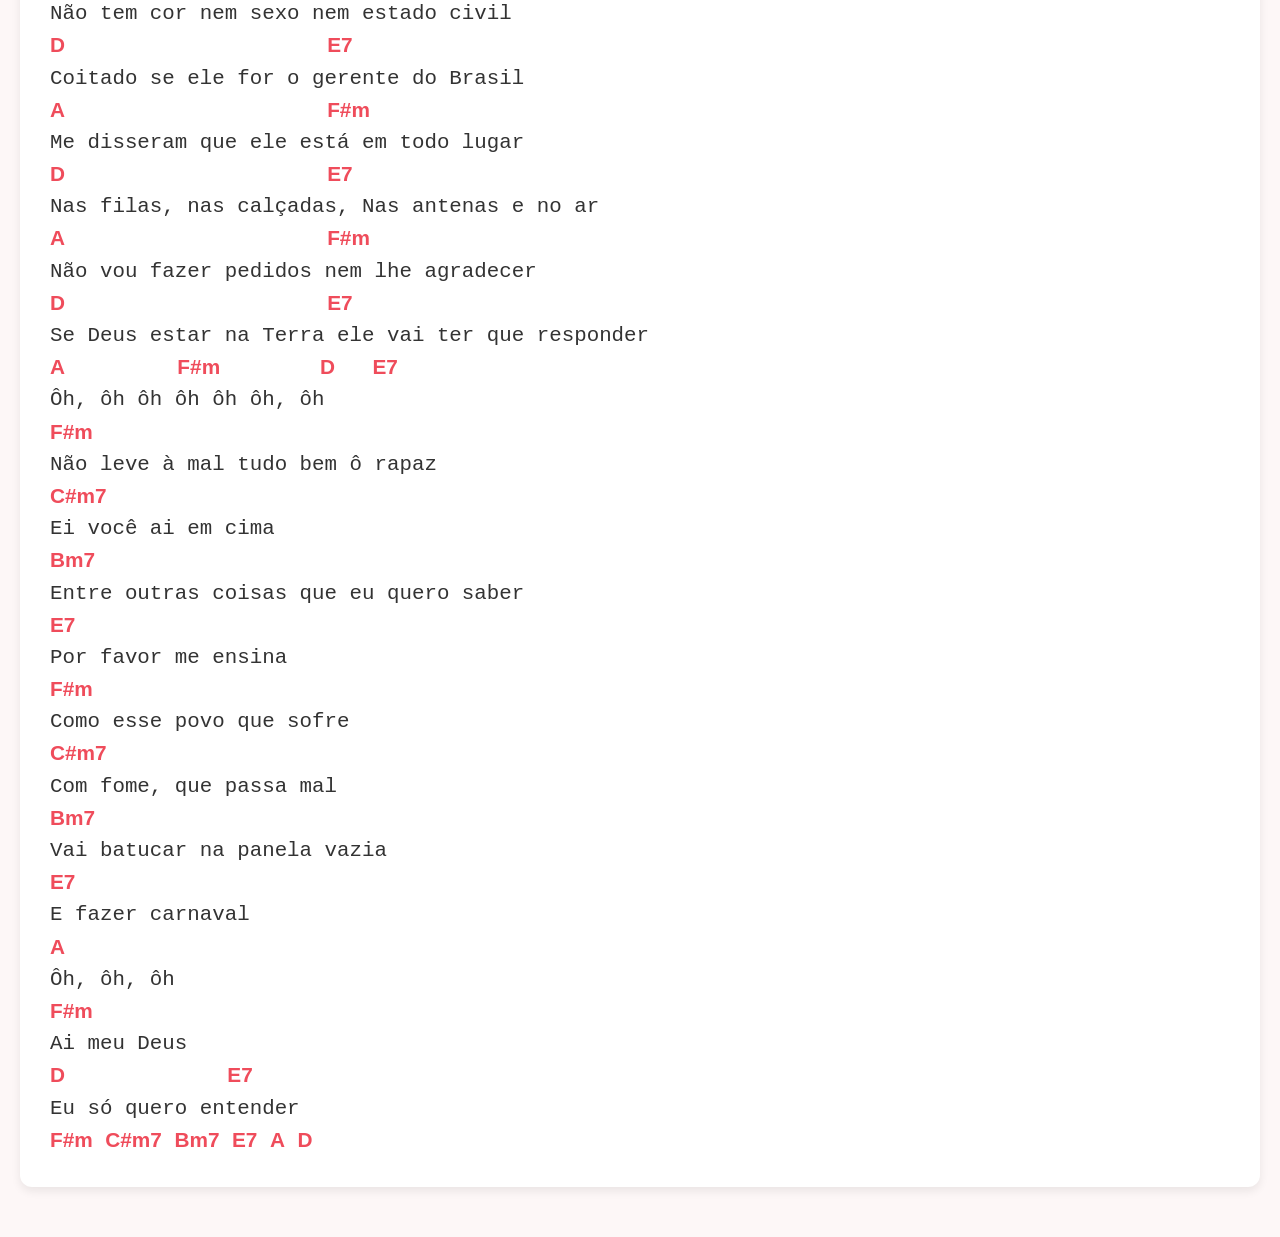
<file: 2-deus-e-brasileiro.html>
<!DOCTYPE html>
<html lang="pt-BR">
<head>
  <meta charset="UTF-8">
  <title>2 - Deus É Brasileiro</title>
  <link rel="stylesheet" href="style.css">
</head>
<body>
  <div class="cifra-container">
    <div class="cifra-header">
      <a href="index.html" class="btn-voltar">⬅ Voltar</a>
      <h2 class="song-title">2 - Deus É Brasileiro - Tom: F#m</h2>
    </div>
    <div class="chords-images">
      <h3>Acordes Usados</h3>
      <svg width="100" height="140" viewBox="0 0 130 170" xmlns="http://www.w3.org/2000/svg">
<text x="65" y="15" font-family="sans-serif" font-size="20" font-weight="bold" text-anchor="middle" fill="#333">F#m</text>
<line x1="15" y1="30" x2="115" y2="30" stroke="#333" stroke-width="2"/>
<text x="5" y="45" font-family="sans-serif" font-size="14" fill="#333">2ª</text>
<line x1="15" y1="30" x2="15" y2="150" stroke="#333" stroke-width="2"/>
<line x1="35" y1="30" x2="35" y2="150" stroke="#333" stroke-width="2"/>
<line x1="55" y1="30" x2="55" y2="150" stroke="#333" stroke-width="2"/>
<line x1="75" y1="30" x2="75" y2="150" stroke="#333" stroke-width="2"/>
<line x1="95" y1="30" x2="95" y2="150" stroke="#333" stroke-width="2"/>
<line x1="115" y1="30" x2="115" y2="150" stroke="#333" stroke-width="2"/>
<line x1="15" y1="60" x2="115" y2="60" stroke="#333" stroke-width="2"/>
<line x1="15" y1="90" x2="115" y2="90" stroke="#333" stroke-width="2"/>
<line x1="15" y1="120" x2="115" y2="120" stroke="#333" stroke-width="2"/>
<line x1="15" y1="150" x2="115" y2="150" stroke="#333" stroke-width="2"/>
<circle cx="15" cy="45" r="7" fill="#EF4C5B"/>
<circle cx="35" cy="105" r="7" fill="#EF4C5B"/>
<circle cx="55" cy="105" r="7" fill="#EF4C5B"/>
<circle cx="75" cy="45" r="7" fill="#EF4C5B"/>
<circle cx="95" cy="45" r="7" fill="#EF4C5B"/>
<circle cx="115" cy="45" r="7" fill="#EF4C5B"/>
</svg>
<svg width="100" height="140" viewBox="0 0 130 170" xmlns="http://www.w3.org/2000/svg">
<text x="65" y="15" font-family="sans-serif" font-size="20" font-weight="bold" text-anchor="middle" fill="#333">C#m7</text>
<line x1="15" y1="30" x2="115" y2="30" stroke="#333" stroke-width="2"/>
<text x="5" y="45" font-family="sans-serif" font-size="14" fill="#333">4ª</text>
<line x1="15" y1="30" x2="15" y2="150" stroke="#333" stroke-width="2"/>
<line x1="35" y1="30" x2="35" y2="150" stroke="#333" stroke-width="2"/>
<line x1="55" y1="30" x2="55" y2="150" stroke="#333" stroke-width="2"/>
<line x1="75" y1="30" x2="75" y2="150" stroke="#333" stroke-width="2"/>
<line x1="95" y1="30" x2="95" y2="150" stroke="#333" stroke-width="2"/>
<line x1="115" y1="30" x2="115" y2="150" stroke="#333" stroke-width="2"/>
<line x1="15" y1="60" x2="115" y2="60" stroke="#333" stroke-width="2"/>
<line x1="15" y1="90" x2="115" y2="90" stroke="#333" stroke-width="2"/>
<line x1="15" y1="120" x2="115" y2="120" stroke="#333" stroke-width="2"/>
<line x1="15" y1="150" x2="115" y2="150" stroke="#333" stroke-width="2"/>
<text x="15" y="25" font-family="sans-serif" font-size="14" text-anchor="middle" fill="#333">X</text>
<circle cx="35" cy="45" r="7" fill="#EF4C5B"/>
<circle cx="55" cy="105" r="7" fill="#EF4C5B"/>
<circle cx="75" cy="45" r="7" fill="#EF4C5B"/>
<circle cx="95" cy="75" r="7" fill="#EF4C5B"/>
<circle cx="115" cy="45" r="7" fill="#EF4C5B"/>
</svg>
<svg width="100" height="140" viewBox="0 0 130 170" xmlns="http://www.w3.org/2000/svg">
<text x="65" y="15" font-family="sans-serif" font-size="20" font-weight="bold" text-anchor="middle" fill="#333">Bm7</text>
<line x1="15" y1="30" x2="115" y2="30" stroke="#333" stroke-width="2"/>
<text x="5" y="45" font-family="sans-serif" font-size="14" fill="#333">2ª</text>
<line x1="15" y1="30" x2="15" y2="150" stroke="#333" stroke-width="2"/>
<line x1="35" y1="30" x2="35" y2="150" stroke="#333" stroke-width="2"/>
<line x1="55" y1="30" x2="55" y2="150" stroke="#333" stroke-width="2"/>
<line x1="75" y1="30" x2="75" y2="150" stroke="#333" stroke-width="2"/>
<line x1="95" y1="30" x2="95" y2="150" stroke="#333" stroke-width="2"/>
<line x1="115" y1="30" x2="115" y2="150" stroke="#333" stroke-width="2"/>
<line x1="15" y1="60" x2="115" y2="60" stroke="#333" stroke-width="2"/>
<line x1="15" y1="90" x2="115" y2="90" stroke="#333" stroke-width="2"/>
<line x1="15" y1="120" x2="115" y2="120" stroke="#333" stroke-width="2"/>
<line x1="15" y1="150" x2="115" y2="150" stroke="#333" stroke-width="2"/>
<text x="15" y="25" font-family="sans-serif" font-size="14" text-anchor="middle" fill="#333">X</text>
<circle cx="35" cy="45" r="7" fill="#EF4C5B"/>
<circle cx="55" cy="105" r="7" fill="#EF4C5B"/>
<circle cx="75" cy="45" r="7" fill="#EF4C5B"/>
<circle cx="95" cy="75" r="7" fill="#EF4C5B"/>
<circle cx="115" cy="45" r="7" fill="#EF4C5B"/>
</svg>
<svg width="100" height="140" viewBox="0 0 130 170" xmlns="http://www.w3.org/2000/svg">
<text x="65" y="15" font-family="sans-serif" font-size="20" font-weight="bold" text-anchor="middle" fill="#333">E7</text>
<line x1="15" y1="30" x2="115" y2="30" stroke="#333" stroke-width="6"/>
<line x1="15" y1="30" x2="15" y2="150" stroke="#333" stroke-width="2"/>
<line x1="35" y1="30" x2="35" y2="150" stroke="#333" stroke-width="2"/>
<line x1="55" y1="30" x2="55" y2="150" stroke="#333" stroke-width="2"/>
<line x1="75" y1="30" x2="75" y2="150" stroke="#333" stroke-width="2"/>
<line x1="95" y1="30" x2="95" y2="150" stroke="#333" stroke-width="2"/>
<line x1="115" y1="30" x2="115" y2="150" stroke="#333" stroke-width="2"/>
<line x1="15" y1="60" x2="115" y2="60" stroke="#333" stroke-width="2"/>
<line x1="15" y1="90" x2="115" y2="90" stroke="#333" stroke-width="2"/>
<line x1="15" y1="120" x2="115" y2="120" stroke="#333" stroke-width="2"/>
<line x1="15" y1="150" x2="115" y2="150" stroke="#333" stroke-width="2"/>
<circle cx="15" cy="21" r="4" fill="none" stroke="#333" stroke-width="1.5"/>
<circle cx="35" cy="75" r="7" fill="#EF4C5B"/>
<circle cx="55" cy="21" r="4" fill="none" stroke="#333" stroke-width="1.5"/>
<circle cx="75" cy="45" r="7" fill="#EF4C5B"/>
<circle cx="95" cy="21" r="4" fill="none" stroke="#333" stroke-width="1.5"/>
<circle cx="115" cy="21" r="4" fill="none" stroke="#333" stroke-width="1.5"/>
</svg>
<svg width="100" height="140" viewBox="0 0 130 170" xmlns="http://www.w3.org/2000/svg">
<text x="65" y="15" font-family="sans-serif" font-size="20" font-weight="bold" text-anchor="middle" fill="#333">A</text>
<line x1="15" y1="30" x2="115" y2="30" stroke="#333" stroke-width="6"/>
<line x1="15" y1="30" x2="15" y2="150" stroke="#333" stroke-width="2"/>
<line x1="35" y1="30" x2="35" y2="150" stroke="#333" stroke-width="2"/>
<line x1="55" y1="30" x2="55" y2="150" stroke="#333" stroke-width="2"/>
<line x1="75" y1="30" x2="75" y2="150" stroke="#333" stroke-width="2"/>
<line x1="95" y1="30" x2="95" y2="150" stroke="#333" stroke-width="2"/>
<line x1="115" y1="30" x2="115" y2="150" stroke="#333" stroke-width="2"/>
<line x1="15" y1="60" x2="115" y2="60" stroke="#333" stroke-width="2"/>
<line x1="15" y1="90" x2="115" y2="90" stroke="#333" stroke-width="2"/>
<line x1="15" y1="120" x2="115" y2="120" stroke="#333" stroke-width="2"/>
<line x1="15" y1="150" x2="115" y2="150" stroke="#333" stroke-width="2"/>
<text x="15" y="25" font-family="sans-serif" font-size="14" text-anchor="middle" fill="#333">X</text>
<circle cx="35" cy="21" r="4" fill="none" stroke="#333" stroke-width="1.5"/>
<circle cx="55" cy="75" r="7" fill="#EF4C5B"/>
<circle cx="75" cy="75" r="7" fill="#EF4C5B"/>
<circle cx="95" cy="75" r="7" fill="#EF4C5B"/>
<circle cx="115" cy="21" r="4" fill="none" stroke="#333" stroke-width="1.5"/>
</svg>
<svg width="100" height="140" viewBox="0 0 130 170" xmlns="http://www.w3.org/2000/svg">
<text x="65" y="15" font-family="sans-serif" font-size="20" font-weight="bold" text-anchor="middle" fill="#333">D</text>
<line x1="15" y1="30" x2="115" y2="30" stroke="#333" stroke-width="6"/>
<line x1="15" y1="30" x2="15" y2="150" stroke="#333" stroke-width="2"/>
<line x1="35" y1="30" x2="35" y2="150" stroke="#333" stroke-width="2"/>
<line x1="55" y1="30" x2="55" y2="150" stroke="#333" stroke-width="2"/>
<line x1="75" y1="30" x2="75" y2="150" stroke="#333" stroke-width="2"/>
<line x1="95" y1="30" x2="95" y2="150" stroke="#333" stroke-width="2"/>
<line x1="115" y1="30" x2="115" y2="150" stroke="#333" stroke-width="2"/>
<line x1="15" y1="60" x2="115" y2="60" stroke="#333" stroke-width="2"/>
<line x1="15" y1="90" x2="115" y2="90" stroke="#333" stroke-width="2"/>
<line x1="15" y1="120" x2="115" y2="120" stroke="#333" stroke-width="2"/>
<line x1="15" y1="150" x2="115" y2="150" stroke="#333" stroke-width="2"/>
<text x="15" y="25" font-family="sans-serif" font-size="14" text-anchor="middle" fill="#333">X</text>
<text x="35" y="25" font-family="sans-serif" font-size="14" text-anchor="middle" fill="#333">X</text>
<circle cx="55" cy="21" r="4" fill="none" stroke="#333" stroke-width="1.5"/>
<circle cx="75" cy="75" r="7" fill="#EF4C5B"/>
<circle cx="95" cy="105" r="7" fill="#EF4C5B"/>
<circle cx="115" cy="75" r="7" fill="#EF4C5B"/>
</svg>
    </div>
<pre class="cifra">
<b>F#m</b>
Não leve à mal tudo bem ô rapaz
<b>C#m7</b>
Ei você ai em cima
<b>Bm7</b>
Entre outras coisas que eu quero saber
<b>E7</b>
Por favor me ensina
<b>F#m</b>
Como esse povo que sofre
<b>C#m7</b>
Com fome, que passa mal
<b>Bm7</b>
Vai batucar na panela vazia
<b>E7</b>
E fazer carnaval
<b>A</b>
Ôh, ôh, ôh
<b>F#m</b>
Ai meu Deus
<b>D</b>             <b>E7</b>
Eu só quero entender
(<b>A</b> <b>F#m</b> <b>D</b> <b>E7</b>)
<b>A</b>                  <b>F#m</b>
Ônibus lotado, povo apertado
<b>D</b>                  <b>E7</b>
Será que na vida tudo é passageiro
<b>A</b>                  <b>F#m</b>
Um calor danado, povo sem dinheiro
<b>D</b>                  <b>E7</b>
Tenho lá minhas dúvidas se Deus é brasileiro
<b>A</b>         <b>F#m</b>        <b>D</b>   <b>E7</b>
ôh, ôh ôh ôh ôh ôh, ôh
<b>A</b>                     <b>F#m</b>
Deus não pega ônibus, nem lotação
<b>D</b>                     <b>E7</b>
Mas deve ouvir pedidos e reclamação
<b>A</b>                     <b>F#m</b>
Não tem cor nem sexo nem estado civil
<b>D</b>                     <b>E7</b>
Coitado se ele for o gerente do Brasil
<b>A</b>                     <b>F#m</b>
Me disseram que ele está em todo lugar
<b>D</b>                     <b>E7</b>
Nas filas, nas calçadas, Nas antenas e no ar
<b>A</b>                     <b>F#m</b>
Não vou fazer pedidos nem lhe agradecer
<b>D</b>                     <b>E7</b>
Se Deus estar na Terra ele vai ter que responder
<b>A</b>         <b>F#m</b>        <b>D</b>   <b>E7</b>
Ôh, ôh ôh ôh ôh ôh, ôh
<b>F#m</b>
Não leve à mal tudo bem ô rapaz
<b>C#m7</b>
Ei você ai em cima
<b>Bm7</b>
Entre outras coisas que eu quero saber
<b>E7</b>
Por favor me ensina
<b>F#m</b>
Como esse povo que sofre
<b>C#m7</b>
Com fome, que passa mal
<b>Bm7</b>
Vai batucar na panela vazia
<b>E7</b>
E fazer carnaval
<b>A</b>
Ôh, ôh, ôh
<b>F#m</b>
Ai meu Deus
<b>D</b>             <b>E7</b>
Eu só quero entender
<b>F#m</b> <b>C#m7</b> <b>Bm7</b> <b>E7</b> <b>A</b> <b>D</b>
</pre>

  </div>
</body>
</html>
</file>
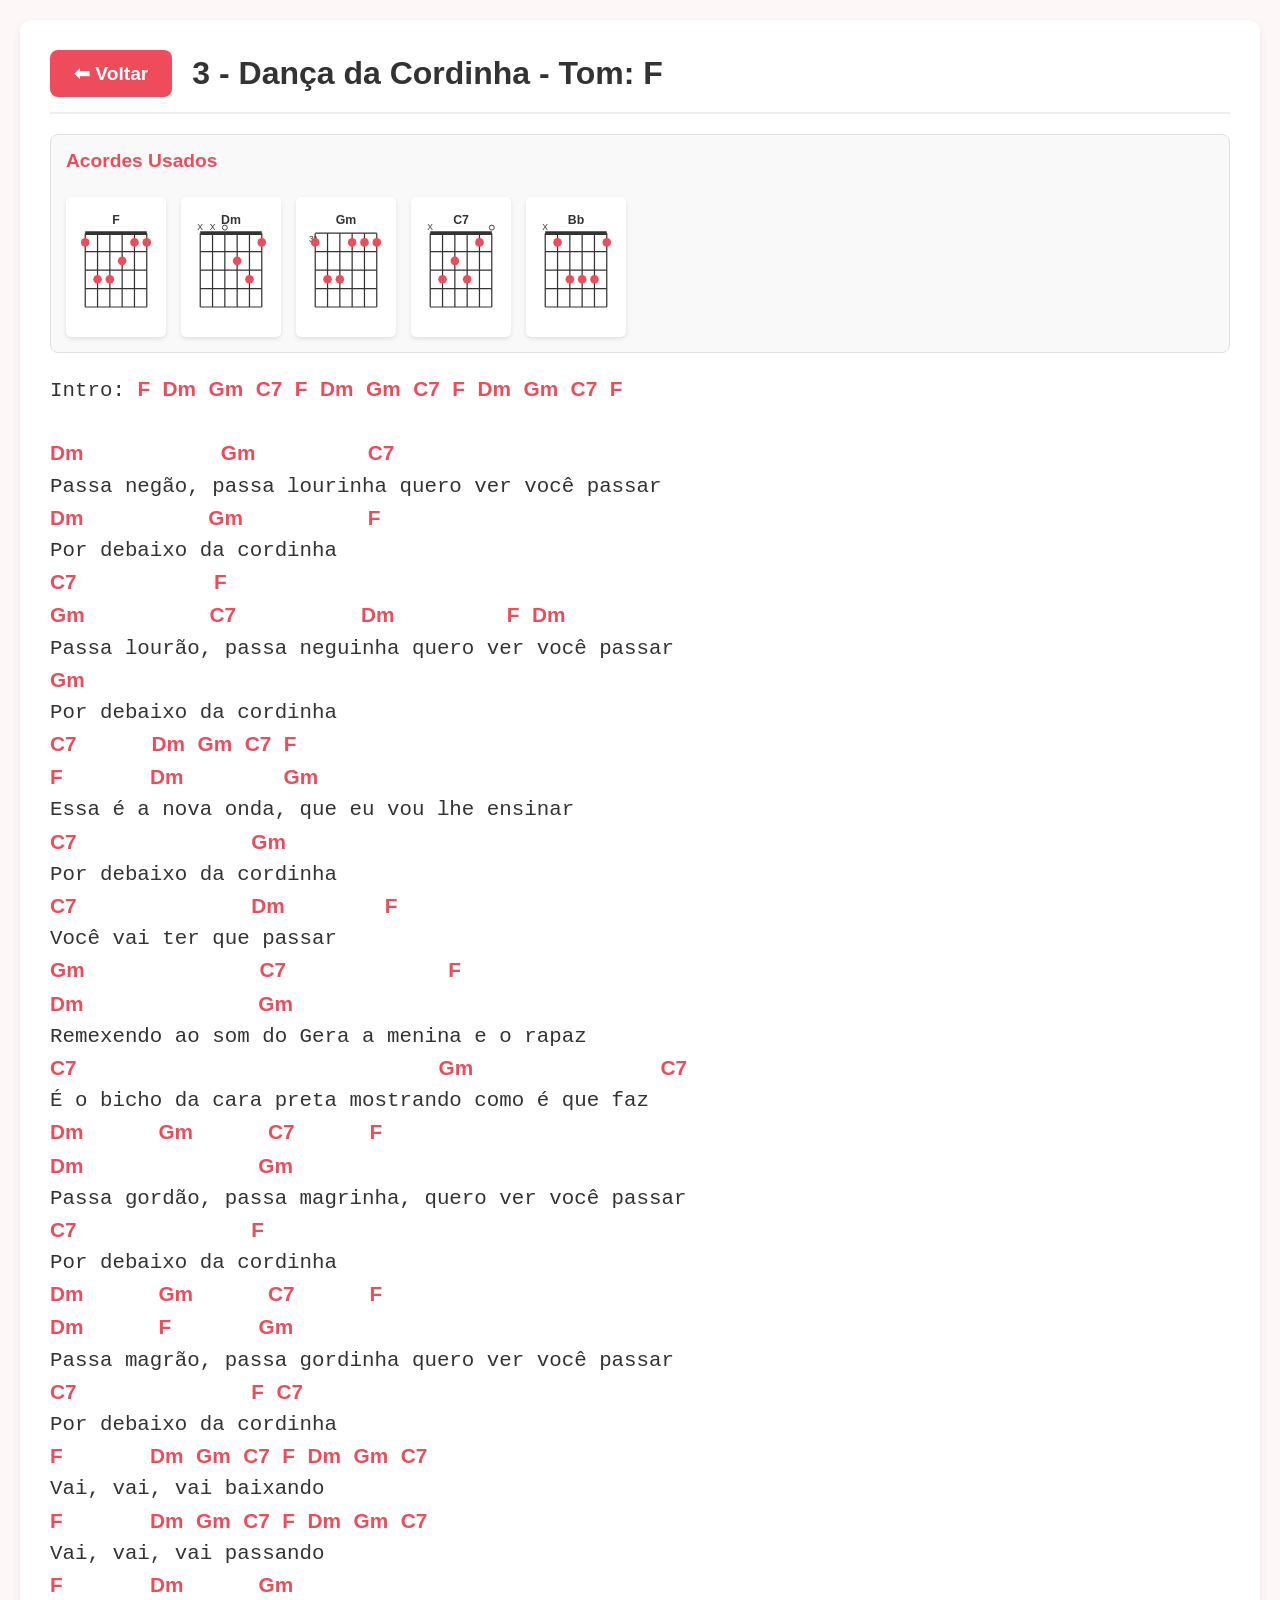
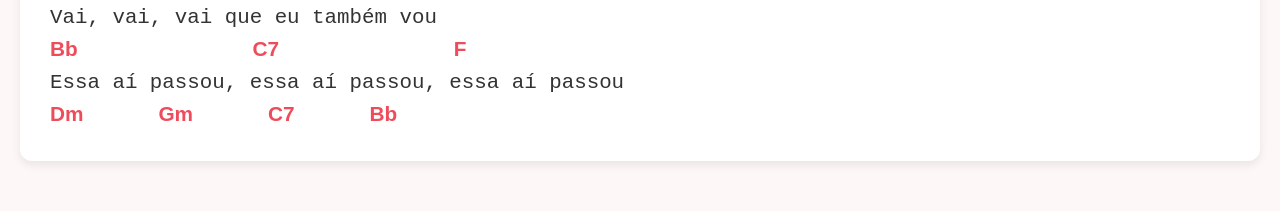
<file: 3-danca-da-cordinha.html>
<!DOCTYPE html>
<html lang="pt-BR">
<head>
  <meta charset="UTF-8">
  <title>3 - Dança da Cordinha</title>
  <link rel="stylesheet" href="style.css">
</head>
<body>
  <div class="cifra-container">
    <div class="cifra-header">
      <a href="index.html" class="btn-voltar">⬅ Voltar</a>
      <h2 class="song-title">3 - Dança da Cordinha - Tom: F</h2>
    </div>
    <div class="chords-images">
      <h3>Acordes Usados</h3>
      <svg width="100" height="140" viewBox="0 0 130 170" xmlns="http://www.w3.org/2000/svg">
<text x="65" y="15" font-family="sans-serif" font-size="20" font-weight="bold" text-anchor="middle" fill="#333">F</text>
<line x1="15" y1="30" x2="115" y2="30" stroke="#333" stroke-width="6"/>
<line x1="15" y1="30" x2="15" y2="150" stroke="#333" stroke-width="2"/>
<line x1="35" y1="30" x2="35" y2="150" stroke="#333" stroke-width="2"/>
<line x1="55" y1="30" x2="55" y2="150" stroke="#333" stroke-width="2"/>
<line x1="75" y1="30" x2="75" y2="150" stroke="#333" stroke-width="2"/>
<line x1="95" y1="30" x2="95" y2="150" stroke="#333" stroke-width="2"/>
<line x1="115" y1="30" x2="115" y2="150" stroke="#333" stroke-width="2"/>
<line x1="15" y1="60" x2="115" y2="60" stroke="#333" stroke-width="2"/>
<line x1="15" y1="90" x2="115" y2="90" stroke="#333" stroke-width="2"/>
<line x1="15" y1="120" x2="115" y2="120" stroke="#333" stroke-width="2"/>
<line x1="15" y1="150" x2="115" y2="150" stroke="#333" stroke-width="2"/>
<circle cx="15" cy="45" r="7" fill="#EF4C5B"/>
<circle cx="35" cy="105" r="7" fill="#EF4C5B"/>
<circle cx="55" cy="105" r="7" fill="#EF4C5B"/>
<circle cx="75" cy="75" r="7" fill="#EF4C5B"/>
<circle cx="95" cy="45" r="7" fill="#EF4C5B"/>
<circle cx="115" cy="45" r="7" fill="#EF4C5B"/>
</svg>
<svg width="100" height="140" viewBox="0 0 130 170" xmlns="http://www.w3.org/2000/svg">
<text x="65" y="15" font-family="sans-serif" font-size="20" font-weight="bold" text-anchor="middle" fill="#333">Dm</text>
<line x1="15" y1="30" x2="115" y2="30" stroke="#333" stroke-width="6"/>
<line x1="15" y1="30" x2="15" y2="150" stroke="#333" stroke-width="2"/>
<line x1="35" y1="30" x2="35" y2="150" stroke="#333" stroke-width="2"/>
<line x1="55" y1="30" x2="55" y2="150" stroke="#333" stroke-width="2"/>
<line x1="75" y1="30" x2="75" y2="150" stroke="#333" stroke-width="2"/>
<line x1="95" y1="30" x2="95" y2="150" stroke="#333" stroke-width="2"/>
<line x1="115" y1="30" x2="115" y2="150" stroke="#333" stroke-width="2"/>
<line x1="15" y1="60" x2="115" y2="60" stroke="#333" stroke-width="2"/>
<line x1="15" y1="90" x2="115" y2="90" stroke="#333" stroke-width="2"/>
<line x1="15" y1="120" x2="115" y2="120" stroke="#333" stroke-width="2"/>
<line x1="15" y1="150" x2="115" y2="150" stroke="#333" stroke-width="2"/>
<text x="15" y="25" font-family="sans-serif" font-size="14" text-anchor="middle" fill="#333">X</text>
<text x="35" y="25" font-family="sans-serif" font-size="14" text-anchor="middle" fill="#333">X</text>
<circle cx="55" cy="21" r="4" fill="none" stroke="#333" stroke-width="1.5"/>
<circle cx="75" cy="75" r="7" fill="#EF4C5B"/>
<circle cx="95" cy="105" r="7" fill="#EF4C5B"/>
<circle cx="115" cy="45" r="7" fill="#EF4C5B"/>
</svg>
<svg width="100" height="140" viewBox="0 0 130 170" xmlns="http://www.w3.org/2000/svg">
<text x="65" y="15" font-family="sans-serif" font-size="20" font-weight="bold" text-anchor="middle" fill="#333">Gm</text>
<line x1="15" y1="30" x2="115" y2="30" stroke="#333" stroke-width="2"/>
<text x="5" y="45" font-family="sans-serif" font-size="14" fill="#333">3ª</text>
<line x1="15" y1="30" x2="15" y2="150" stroke="#333" stroke-width="2"/>
<line x1="35" y1="30" x2="35" y2="150" stroke="#333" stroke-width="2"/>
<line x1="55" y1="30" x2="55" y2="150" stroke="#333" stroke-width="2"/>
<line x1="75" y1="30" x2="75" y2="150" stroke="#333" stroke-width="2"/>
<line x1="95" y1="30" x2="95" y2="150" stroke="#333" stroke-width="2"/>
<line x1="115" y1="30" x2="115" y2="150" stroke="#333" stroke-width="2"/>
<line x1="15" y1="60" x2="115" y2="60" stroke="#333" stroke-width="2"/>
<line x1="15" y1="90" x2="115" y2="90" stroke="#333" stroke-width="2"/>
<line x1="15" y1="120" x2="115" y2="120" stroke="#333" stroke-width="2"/>
<line x1="15" y1="150" x2="115" y2="150" stroke="#333" stroke-width="2"/>
<circle cx="15" cy="45" r="7" fill="#EF4C5B"/>
<circle cx="35" cy="105" r="7" fill="#EF4C5B"/>
<circle cx="55" cy="105" r="7" fill="#EF4C5B"/>
<circle cx="75" cy="45" r="7" fill="#EF4C5B"/>
<circle cx="95" cy="45" r="7" fill="#EF4C5B"/>
<circle cx="115" cy="45" r="7" fill="#EF4C5B"/>
</svg>
<svg width="100" height="140" viewBox="0 0 130 170" xmlns="http://www.w3.org/2000/svg">
<text x="65" y="15" font-family="sans-serif" font-size="20" font-weight="bold" text-anchor="middle" fill="#333">C7</text>
<line x1="15" y1="30" x2="115" y2="30" stroke="#333" stroke-width="6"/>
<line x1="15" y1="30" x2="15" y2="150" stroke="#333" stroke-width="2"/>
<line x1="35" y1="30" x2="35" y2="150" stroke="#333" stroke-width="2"/>
<line x1="55" y1="30" x2="55" y2="150" stroke="#333" stroke-width="2"/>
<line x1="75" y1="30" x2="75" y2="150" stroke="#333" stroke-width="2"/>
<line x1="95" y1="30" x2="95" y2="150" stroke="#333" stroke-width="2"/>
<line x1="115" y1="30" x2="115" y2="150" stroke="#333" stroke-width="2"/>
<line x1="15" y1="60" x2="115" y2="60" stroke="#333" stroke-width="2"/>
<line x1="15" y1="90" x2="115" y2="90" stroke="#333" stroke-width="2"/>
<line x1="15" y1="120" x2="115" y2="120" stroke="#333" stroke-width="2"/>
<line x1="15" y1="150" x2="115" y2="150" stroke="#333" stroke-width="2"/>
<text x="15" y="25" font-family="sans-serif" font-size="14" text-anchor="middle" fill="#333">X</text>
<circle cx="35" cy="105" r="7" fill="#EF4C5B"/>
<circle cx="55" cy="75" r="7" fill="#EF4C5B"/>
<circle cx="75" cy="105" r="7" fill="#EF4C5B"/>
<circle cx="95" cy="45" r="7" fill="#EF4C5B"/>
<circle cx="115" cy="21" r="4" fill="none" stroke="#333" stroke-width="1.5"/>
</svg>
<svg width="100" height="140" viewBox="0 0 130 170" xmlns="http://www.w3.org/2000/svg">
<text x="65" y="15" font-family="sans-serif" font-size="20" font-weight="bold" text-anchor="middle" fill="#333">Bb</text>
<line x1="15" y1="30" x2="115" y2="30" stroke="#333" stroke-width="6"/>
<line x1="15" y1="30" x2="15" y2="150" stroke="#333" stroke-width="2"/>
<line x1="35" y1="30" x2="35" y2="150" stroke="#333" stroke-width="2"/>
<line x1="55" y1="30" x2="55" y2="150" stroke="#333" stroke-width="2"/>
<line x1="75" y1="30" x2="75" y2="150" stroke="#333" stroke-width="2"/>
<line x1="95" y1="30" x2="95" y2="150" stroke="#333" stroke-width="2"/>
<line x1="115" y1="30" x2="115" y2="150" stroke="#333" stroke-width="2"/>
<line x1="15" y1="60" x2="115" y2="60" stroke="#333" stroke-width="2"/>
<line x1="15" y1="90" x2="115" y2="90" stroke="#333" stroke-width="2"/>
<line x1="15" y1="120" x2="115" y2="120" stroke="#333" stroke-width="2"/>
<line x1="15" y1="150" x2="115" y2="150" stroke="#333" stroke-width="2"/>
<text x="15" y="25" font-family="sans-serif" font-size="14" text-anchor="middle" fill="#333">X</text>
<circle cx="35" cy="45" r="7" fill="#EF4C5B"/>
<circle cx="55" cy="105" r="7" fill="#EF4C5B"/>
<circle cx="75" cy="105" r="7" fill="#EF4C5B"/>
<circle cx="95" cy="105" r="7" fill="#EF4C5B"/>
<circle cx="115" cy="45" r="7" fill="#EF4C5B"/>
</svg>
    </div>
<pre class="cifra">
Intro: <b>F</b> <b>Dm</b> <b>Gm</b> <b>C7</b> <b>F</b> <b>Dm</b> <b>Gm</b> <b>C7</b> <b>F</b> <b>Dm</b> <b>Gm</b> <b>C7</b> <b>F</b>

<b>Dm</b>           <b>Gm</b>         <b>C7</b>
Passa negão, passa lourinha quero ver você passar
<b>Dm</b>          <b>Gm</b>          <b>F</b>
Por debaixo da cordinha
<b>C7</b>           <b>F</b>
<b>Gm</b>          <b>C7</b>          <b>Dm</b>         <b>F</b> <b>Dm</b>
Passa lourão, passa neguinha quero ver você passar
<b>Gm</b>
Por debaixo da cordinha
<b>C7</b>      <b>Dm</b> <b>Gm</b> <b>C7</b> <b>F</b>
<b>F</b>       <b>Dm</b>        <b>Gm</b>
Essa é a nova onda, que eu vou lhe ensinar
<b>C7</b>              <b>Gm</b>
Por debaixo da cordinha
<b>C7</b>              <b>Dm</b>        <b>F</b>
Você vai ter que passar
<b>Gm</b>              <b>C7</b>             <b>F</b>
<b>Dm</b>              <b>Gm</b>
Remexendo ao som do Gera a menina e o rapaz
<b>C7</b>                             <b>Gm</b>               <b>C7</b>
É o bicho da cara preta mostrando como é que faz
<b>Dm</b>      <b>Gm</b>      <b>C7</b>      <b>F</b>
<b>Dm</b>              <b>Gm</b>
Passa gordão, passa magrinha, quero ver você passar
<b>C7</b>              <b>F</b>
Por debaixo da cordinha
<b>Dm</b>      <b>Gm</b>      <b>C7</b>      <b>F</b>
<b>Dm</b>      <b>F</b>       <b>Gm</b>
Passa magrão, passa gordinha quero ver você passar
<b>C7</b>              <b>F</b> <b>C7</b>
Por debaixo da cordinha
<b>F</b>       <b>Dm</b> <b>Gm</b> <b>C7</b> <b>F</b> <b>Dm</b> <b>Gm</b> <b>C7</b>
Vai, vai, vai baixando
<b>F</b>       <b>Dm</b> <b>Gm</b> <b>C7</b> <b>F</b> <b>Dm</b> <b>Gm</b> <b>C7</b>
Vai, vai, vai passando
<b>F</b>       <b>Dm</b>      <b>Gm</b>
Vai, vai, vai que eu também vou
<b>Bb</b>              <b>C7</b>              <b>F</b>
Essa aí passou, essa aí passou, essa aí passou
<b>Dm</b>      <b>Gm</b>      <b>C7</b>      <b>Bb</b>
</pre>
  </div>
</body>
</html>
</file>
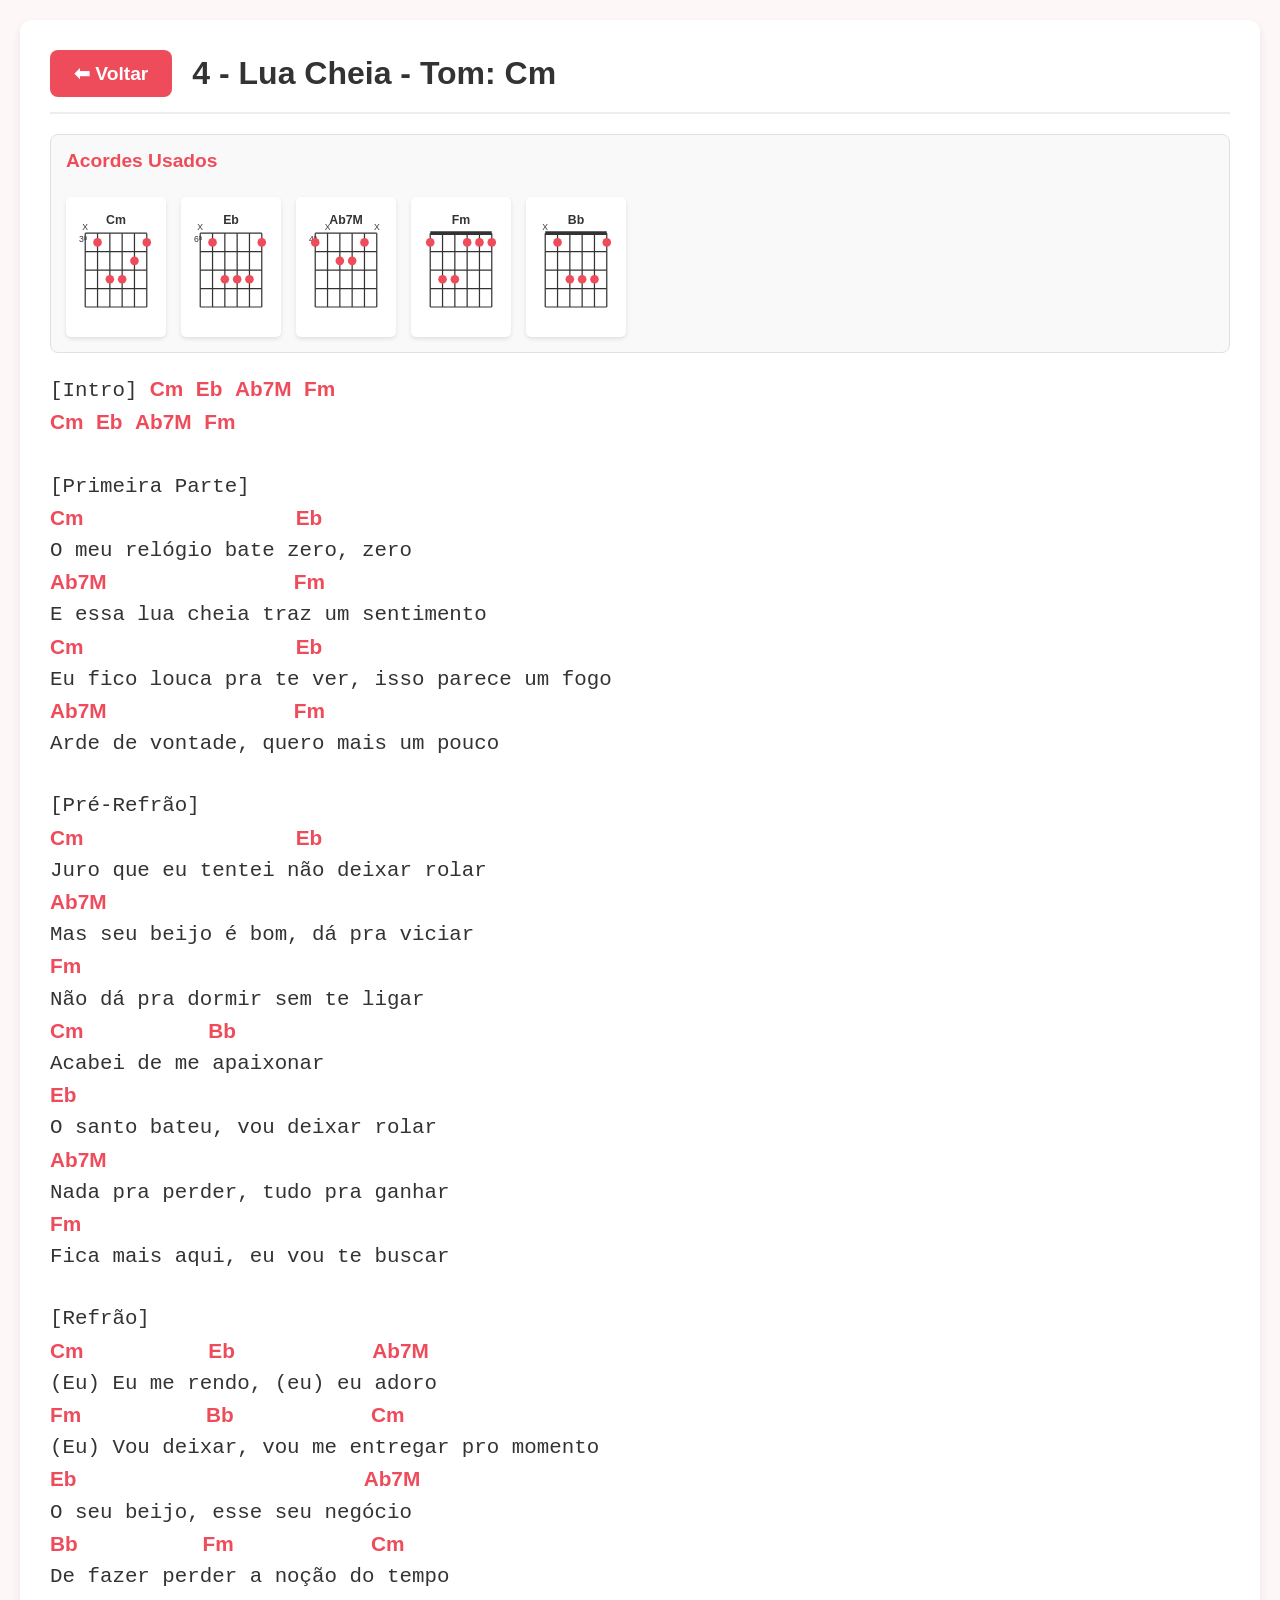
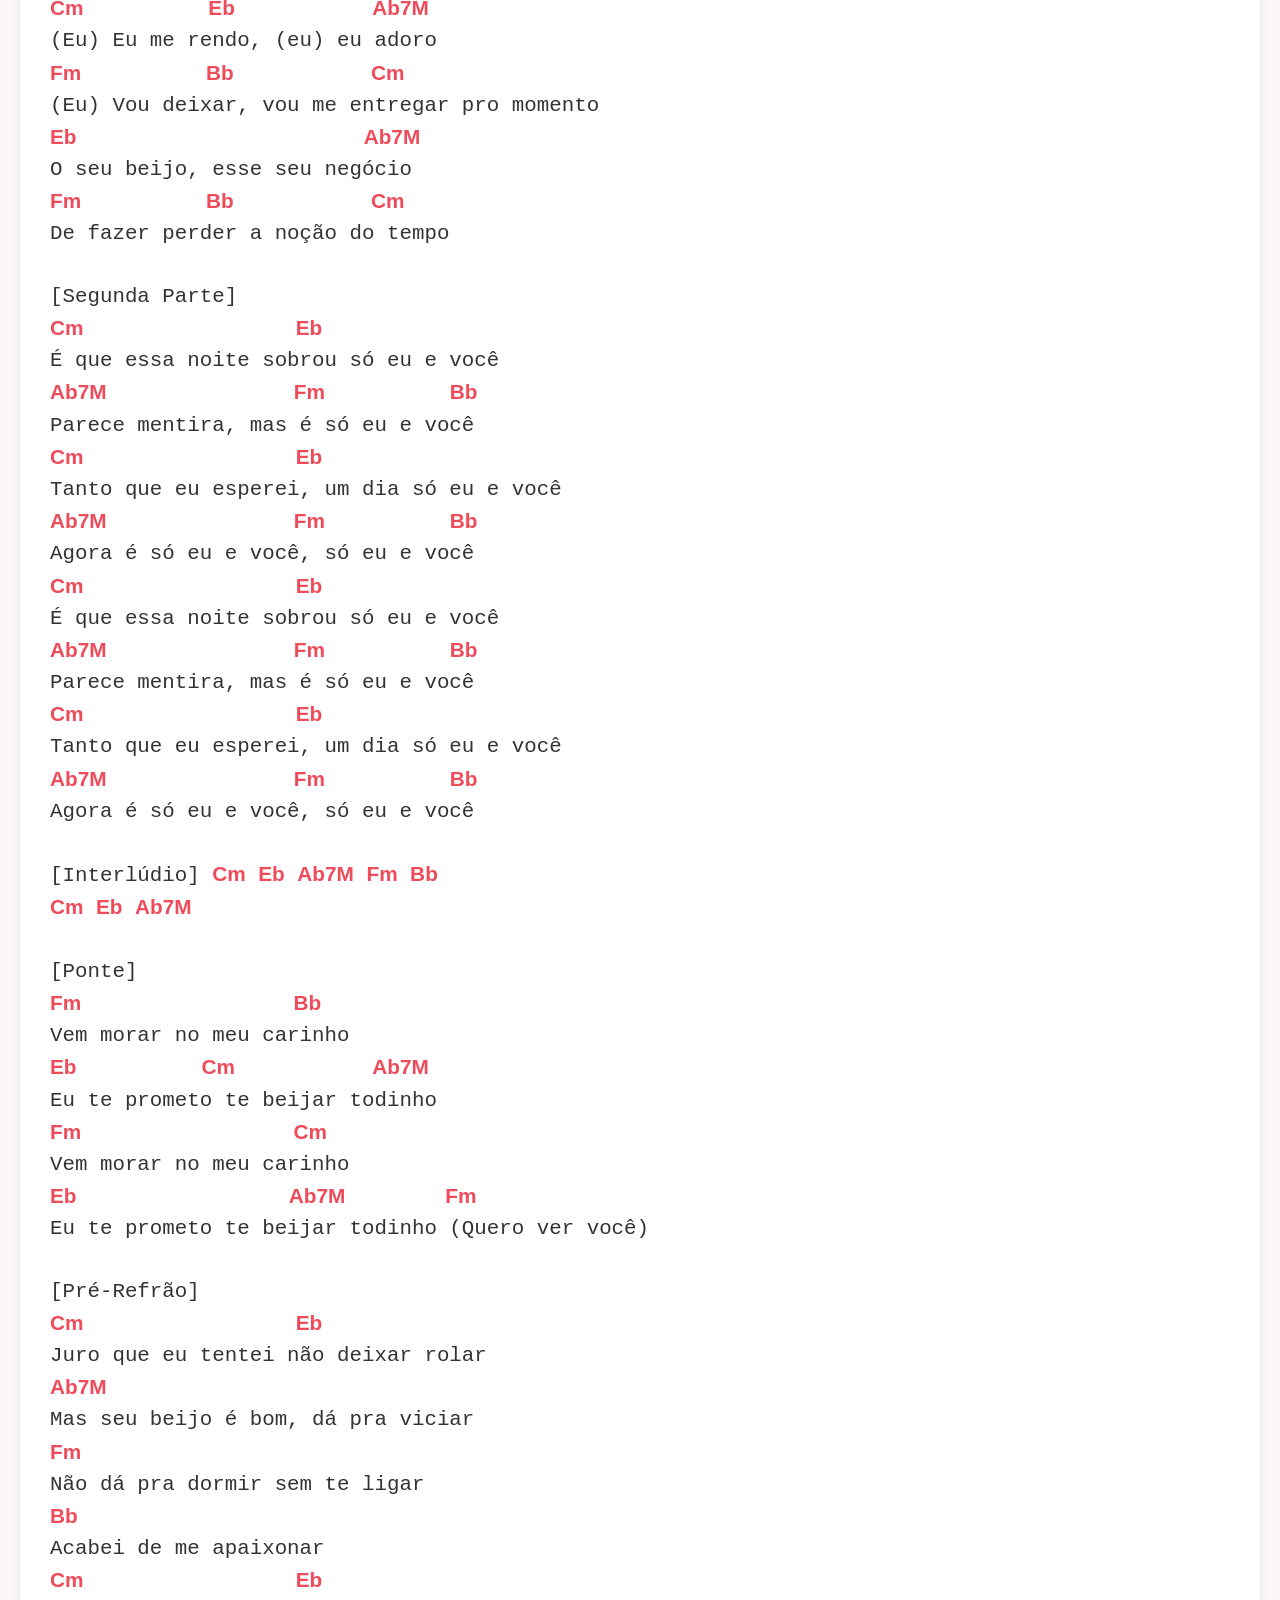
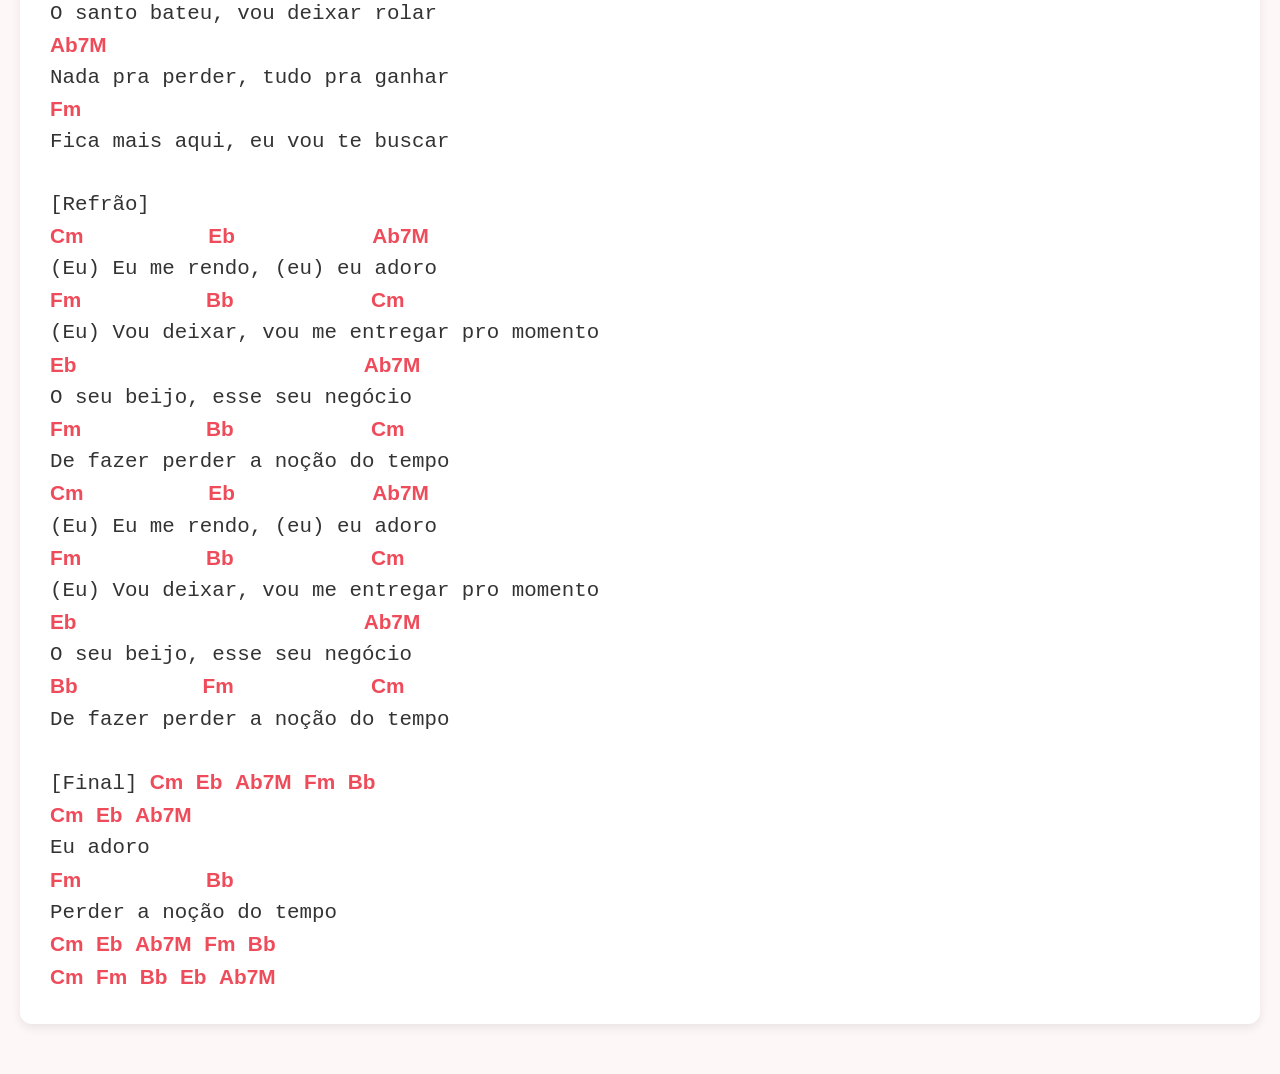
<file: 4-lua-cheia.html>
<!DOCTYPE html>
<html lang="pt-BR">
<head>
  <meta charset="UTF-8">
  <title>4 - Lua Cheia</title>
  <link rel="stylesheet" href="style.css">
</head>
<body>
  <div class="cifra-container">
    <div class="cifra-header">
      <a href="index.html" class="btn-voltar">⬅ Voltar</a>
      <h2 class="song-title">4 - Lua Cheia - Tom: Cm</h2>
    </div>
    <div class="chords-images">
      <h3>Acordes Usados</h3>
      <svg width="100" height="140" viewBox="0 0 130 170" xmlns="http://www.w3.org/2000/svg">
<text x="65" y="15" font-family="sans-serif" font-size="20" font-weight="bold" text-anchor="middle" fill="#333">Cm</text>
<line x1="15" y1="30" x2="115" y2="30" stroke="#333" stroke-width="2"/>
<text x="5" y="45" font-family="sans-serif" font-size="14" fill="#333">3ª</text>
<line x1="15" y1="30" x2="15" y2="150" stroke="#333" stroke-width="2"/>
<line x1="35" y1="30" x2="35" y2="150" stroke="#333" stroke-width="2"/>
<line x1="55" y1="30" x2="55" y2="150" stroke="#333" stroke-width="2"/>
<line x1="75" y1="30" x2="75" y2="150" stroke="#333" stroke-width="2"/>
<line x1="95" y1="30" x2="95" y2="150" stroke="#333" stroke-width="2"/>
<line x1="115" y1="30" x2="115" y2="150" stroke="#333" stroke-width="2"/>
<line x1="15" y1="60" x2="115" y2="60" stroke="#333" stroke-width="2"/>
<line x1="15" y1="90" x2="115" y2="90" stroke="#333" stroke-width="2"/>
<line x1="15" y1="120" x2="115" y2="120" stroke="#333" stroke-width="2"/>
<line x1="15" y1="150" x2="115" y2="150" stroke="#333" stroke-width="2"/>
<text x="15" y="25" font-family="sans-serif" font-size="14" text-anchor="middle" fill="#333">X</text>
<circle cx="35" cy="45" r="7" fill="#EF4C5B"/>
<circle cx="55" cy="105" r="7" fill="#EF4C5B"/>
<circle cx="75" cy="105" r="7" fill="#EF4C5B"/>
<circle cx="95" cy="75" r="7" fill="#EF4C5B"/>
<circle cx="115" cy="45" r="7" fill="#EF4C5B"/>
</svg>
<svg width="100" height="140" viewBox="0 0 130 170" xmlns="http://www.w3.org/2000/svg">
<text x="65" y="15" font-family="sans-serif" font-size="20" font-weight="bold" text-anchor="middle" fill="#333">Eb</text>
<line x1="15" y1="30" x2="115" y2="30" stroke="#333" stroke-width="2"/>
<text x="5" y="45" font-family="sans-serif" font-size="14" fill="#333">6ª</text>
<line x1="15" y1="30" x2="15" y2="150" stroke="#333" stroke-width="2"/>
<line x1="35" y1="30" x2="35" y2="150" stroke="#333" stroke-width="2"/>
<line x1="55" y1="30" x2="55" y2="150" stroke="#333" stroke-width="2"/>
<line x1="75" y1="30" x2="75" y2="150" stroke="#333" stroke-width="2"/>
<line x1="95" y1="30" x2="95" y2="150" stroke="#333" stroke-width="2"/>
<line x1="115" y1="30" x2="115" y2="150" stroke="#333" stroke-width="2"/>
<line x1="15" y1="60" x2="115" y2="60" stroke="#333" stroke-width="2"/>
<line x1="15" y1="90" x2="115" y2="90" stroke="#333" stroke-width="2"/>
<line x1="15" y1="120" x2="115" y2="120" stroke="#333" stroke-width="2"/>
<line x1="15" y1="150" x2="115" y2="150" stroke="#333" stroke-width="2"/>
<text x="15" y="25" font-family="sans-serif" font-size="14" text-anchor="middle" fill="#333">X</text>
<circle cx="35" cy="45" r="7" fill="#EF4C5B"/>
<circle cx="55" cy="105" r="7" fill="#EF4C5B"/>
<circle cx="75" cy="105" r="7" fill="#EF4C5B"/>
<circle cx="95" cy="105" r="7" fill="#EF4C5B"/>
<circle cx="115" cy="45" r="7" fill="#EF4C5B"/>
</svg>
<svg width="100" height="140" viewBox="0 0 130 170" xmlns="http://www.w3.org/2000/svg">
<text x="65" y="15" font-family="sans-serif" font-size="20" font-weight="bold" text-anchor="middle" fill="#333">Ab7M</text>
<line x1="15" y1="30" x2="115" y2="30" stroke="#333" stroke-width="2"/>
<text x="5" y="45" font-family="sans-serif" font-size="14" fill="#333">4ª</text>
<line x1="15" y1="30" x2="15" y2="150" stroke="#333" stroke-width="2"/>
<line x1="35" y1="30" x2="35" y2="150" stroke="#333" stroke-width="2"/>
<line x1="55" y1="30" x2="55" y2="150" stroke="#333" stroke-width="2"/>
<line x1="75" y1="30" x2="75" y2="150" stroke="#333" stroke-width="2"/>
<line x1="95" y1="30" x2="95" y2="150" stroke="#333" stroke-width="2"/>
<line x1="115" y1="30" x2="115" y2="150" stroke="#333" stroke-width="2"/>
<line x1="15" y1="60" x2="115" y2="60" stroke="#333" stroke-width="2"/>
<line x1="15" y1="90" x2="115" y2="90" stroke="#333" stroke-width="2"/>
<line x1="15" y1="120" x2="115" y2="120" stroke="#333" stroke-width="2"/>
<line x1="15" y1="150" x2="115" y2="150" stroke="#333" stroke-width="2"/>
<circle cx="15" cy="45" r="7" fill="#EF4C5B"/>
<text x="35" y="25" font-family="sans-serif" font-size="14" text-anchor="middle" fill="#333">X</text>
<circle cx="55" cy="75" r="7" fill="#EF4C5B"/>
<circle cx="75" cy="75" r="7" fill="#EF4C5B"/>
<circle cx="95" cy="45" r="7" fill="#EF4C5B"/>
<text x="115" y="25" font-family="sans-serif" font-size="14" text-anchor="middle" fill="#333">X</text>
</svg>
<svg width="100" height="140" viewBox="0 0 130 170" xmlns="http://www.w3.org/2000/svg">
<text x="65" y="15" font-family="sans-serif" font-size="20" font-weight="bold" text-anchor="middle" fill="#333">Fm</text>
<line x1="15" y1="30" x2="115" y2="30" stroke="#333" stroke-width="6"/>
<line x1="15" y1="30" x2="15" y2="150" stroke="#333" stroke-width="2"/>
<line x1="35" y1="30" x2="35" y2="150" stroke="#333" stroke-width="2"/>
<line x1="55" y1="30" x2="55" y2="150" stroke="#333" stroke-width="2"/>
<line x1="75" y1="30" x2="75" y2="150" stroke="#333" stroke-width="2"/>
<line x1="95" y1="30" x2="95" y2="150" stroke="#333" stroke-width="2"/>
<line x1="115" y1="30" x2="115" y2="150" stroke="#333" stroke-width="2"/>
<line x1="15" y1="60" x2="115" y2="60" stroke="#333" stroke-width="2"/>
<line x1="15" y1="90" x2="115" y2="90" stroke="#333" stroke-width="2"/>
<line x1="15" y1="120" x2="115" y2="120" stroke="#333" stroke-width="2"/>
<line x1="15" y1="150" x2="115" y2="150" stroke="#333" stroke-width="2"/>
<circle cx="15" cy="45" r="7" fill="#EF4C5B"/>
<circle cx="35" cy="105" r="7" fill="#EF4C5B"/>
<circle cx="55" cy="105" r="7" fill="#EF4C5B"/>
<circle cx="75" cy="45" r="7" fill="#EF4C5B"/>
<circle cx="95" cy="45" r="7" fill="#EF4C5B"/>
<circle cx="115" cy="45" r="7" fill="#EF4C5B"/>
</svg>
<svg width="100" height="140" viewBox="0 0 130 170" xmlns="http://www.w3.org/2000/svg">
<text x="65" y="15" font-family="sans-serif" font-size="20" font-weight="bold" text-anchor="middle" fill="#333">Bb</text>
<line x1="15" y1="30" x2="115" y2="30" stroke="#333" stroke-width="6"/>
<line x1="15" y1="30" x2="15" y2="150" stroke="#333" stroke-width="2"/>
<line x1="35" y1="30" x2="35" y2="150" stroke="#333" stroke-width="2"/>
<line x1="55" y1="30" x2="55" y2="150" stroke="#333" stroke-width="2"/>
<line x1="75" y1="30" x2="75" y2="150" stroke="#333" stroke-width="2"/>
<line x1="95" y1="30" x2="95" y2="150" stroke="#333" stroke-width="2"/>
<line x1="115" y1="30" x2="115" y2="150" stroke="#333" stroke-width="2"/>
<line x1="15" y1="60" x2="115" y2="60" stroke="#333" stroke-width="2"/>
<line x1="15" y1="90" x2="115" y2="90" stroke="#333" stroke-width="2"/>
<line x1="15" y1="120" x2="115" y2="120" stroke="#333" stroke-width="2"/>
<line x1="15" y1="150" x2="115" y2="150" stroke="#333" stroke-width="2"/>
<text x="15" y="25" font-family="sans-serif" font-size="14" text-anchor="middle" fill="#333">X</text>
<circle cx="35" cy="45" r="7" fill="#EF4C5B"/>
<circle cx="55" cy="105" r="7" fill="#EF4C5B"/>
<circle cx="75" cy="105" r="7" fill="#EF4C5B"/>
<circle cx="95" cy="105" r="7" fill="#EF4C5B"/>
<circle cx="115" cy="45" r="7" fill="#EF4C5B"/>
</svg>
    </div>
<pre class="cifra">
[Intro] <b>Cm</b> <b>Eb</b> <b>Ab7M</b> <b>Fm</b>
<b>Cm</b> <b>Eb</b> <b>Ab7M</b> <b>Fm</b>

[Primeira Parte]
<b>Cm</b>                 <b>Eb</b>
O meu relógio bate zero, zero
<b>Ab7M</b>               <b>Fm</b>
E essa lua cheia traz um sentimento
<b>Cm</b>                 <b>Eb</b>
Eu fico louca pra te ver, isso parece um fogo
<b>Ab7M</b>               <b>Fm</b>
Arde de vontade, quero mais um pouco

[Pré-Refrão]
<b>Cm</b>                 <b>Eb</b>
Juro que eu tentei não deixar rolar
<b>Ab7M</b>
Mas seu beijo é bom, dá pra viciar
<b>Fm</b>
Não dá pra dormir sem te ligar
<b>Cm</b>          <b>Bb</b>
Acabei de me apaixonar
<b>Eb</b>
O santo bateu, vou deixar rolar
<b>Ab7M</b>
Nada pra perder, tudo pra ganhar
<b>Fm</b>
Fica mais aqui, eu vou te buscar

[Refrão]
<b>Cm</b>          <b>Eb</b>           <b>Ab7M</b>
(Eu) Eu me rendo, (eu) eu adoro
<b>Fm</b>          <b>Bb</b>           <b>Cm</b>
(Eu) Vou deixar, vou me entregar pro momento
<b>Eb</b>                       <b>Ab7M</b>
O seu beijo, esse seu negócio
<b>Bb</b>          <b>Fm</b>           <b>Cm</b>
De fazer perder a noção do tempo
<b>Cm</b>          <b>Eb</b>           <b>Ab7M</b>
(Eu) Eu me rendo, (eu) eu adoro
<b>Fm</b>          <b>Bb</b>           <b>Cm</b>
(Eu) Vou deixar, vou me entregar pro momento
<b>Eb</b>                       <b>Ab7M</b>
O seu beijo, esse seu negócio
<b>Fm</b>          <b>Bb</b>           <b>Cm</b>
De fazer perder a noção do tempo

[Segunda Parte]
<b>Cm</b>                 <b>Eb</b>
É que essa noite sobrou só eu e você
<b>Ab7M</b>               <b>Fm</b>          <b>Bb</b>
Parece mentira, mas é só eu e você
<b>Cm</b>                 <b>Eb</b>
Tanto que eu esperei, um dia só eu e você
<b>Ab7M</b>               <b>Fm</b>          <b>Bb</b>
Agora é só eu e você, só eu e você
<b>Cm</b>                 <b>Eb</b>
É que essa noite sobrou só eu e você
<b>Ab7M</b>               <b>Fm</b>          <b>Bb</b>
Parece mentira, mas é só eu e você
<b>Cm</b>                 <b>Eb</b>
Tanto que eu esperei, um dia só eu e você
<b>Ab7M</b>               <b>Fm</b>          <b>Bb</b>
Agora é só eu e você, só eu e você

[Interlúdio] <b>Cm</b> <b>Eb</b> <b>Ab7M</b> <b>Fm</b> <b>Bb</b>
<b>Cm</b> <b>Eb</b> <b>Ab7M</b>

[Ponte]
<b>Fm</b>                 <b>Bb</b>
Vem morar no meu carinho
<b>Eb</b>          <b>Cm</b>           <b>Ab7M</b>
Eu te prometo te beijar todinho
<b>Fm</b>                 <b>Cm</b>
Vem morar no meu carinho
<b>Eb</b>                 <b>Ab7M</b>        <b>Fm</b>
Eu te prometo te beijar todinho (Quero ver você)

[Pré-Refrão]
<b>Cm</b>                 <b>Eb</b>
Juro que eu tentei não deixar rolar
<b>Ab7M</b>
Mas seu beijo é bom, dá pra viciar
<b>Fm</b>
Não dá pra dormir sem te ligar
<b>Bb</b>
Acabei de me apaixonar
<b>Cm</b>                 <b>Eb</b>
O santo bateu, vou deixar rolar
<b>Ab7M</b>
Nada pra perder, tudo pra ganhar
<b>Fm</b>
Fica mais aqui, eu vou te buscar

[Refrão]
<b>Cm</b>          <b>Eb</b>           <b>Ab7M</b>
(Eu) Eu me rendo, (eu) eu adoro
<b>Fm</b>          <b>Bb</b>           <b>Cm</b>
(Eu) Vou deixar, vou me entregar pro momento
<b>Eb</b>                       <b>Ab7M</b>
O seu beijo, esse seu negócio
<b>Fm</b>          <b>Bb</b>           <b>Cm</b>
De fazer perder a noção do tempo
<b>Cm</b>          <b>Eb</b>           <b>Ab7M</b>
(Eu) Eu me rendo, (eu) eu adoro
<b>Fm</b>          <b>Bb</b>           <b>Cm</b>
(Eu) Vou deixar, vou me entregar pro momento
<b>Eb</b>                       <b>Ab7M</b>
O seu beijo, esse seu negócio
<b>Bb</b>          <b>Fm</b>           <b>Cm</b>
De fazer perder a noção do tempo

[Final] <b>Cm</b> <b>Eb</b> <b>Ab7M</b> <b>Fm</b> <b>Bb</b>
<b>Cm</b> <b>Eb</b> <b>Ab7M</b>
Eu adoro
<b>Fm</b>          <b>Bb</b>
Perder a noção do tempo
<b>Cm</b> <b>Eb</b> <b>Ab7M</b> <b>Fm</b> <b>Bb</b>
<b>Cm</b> <b>Fm</b> <b>Bb</b> <b>Eb</b> <b>Ab7M</b>
</pre>

  </div>
</body>
</html>
</file>
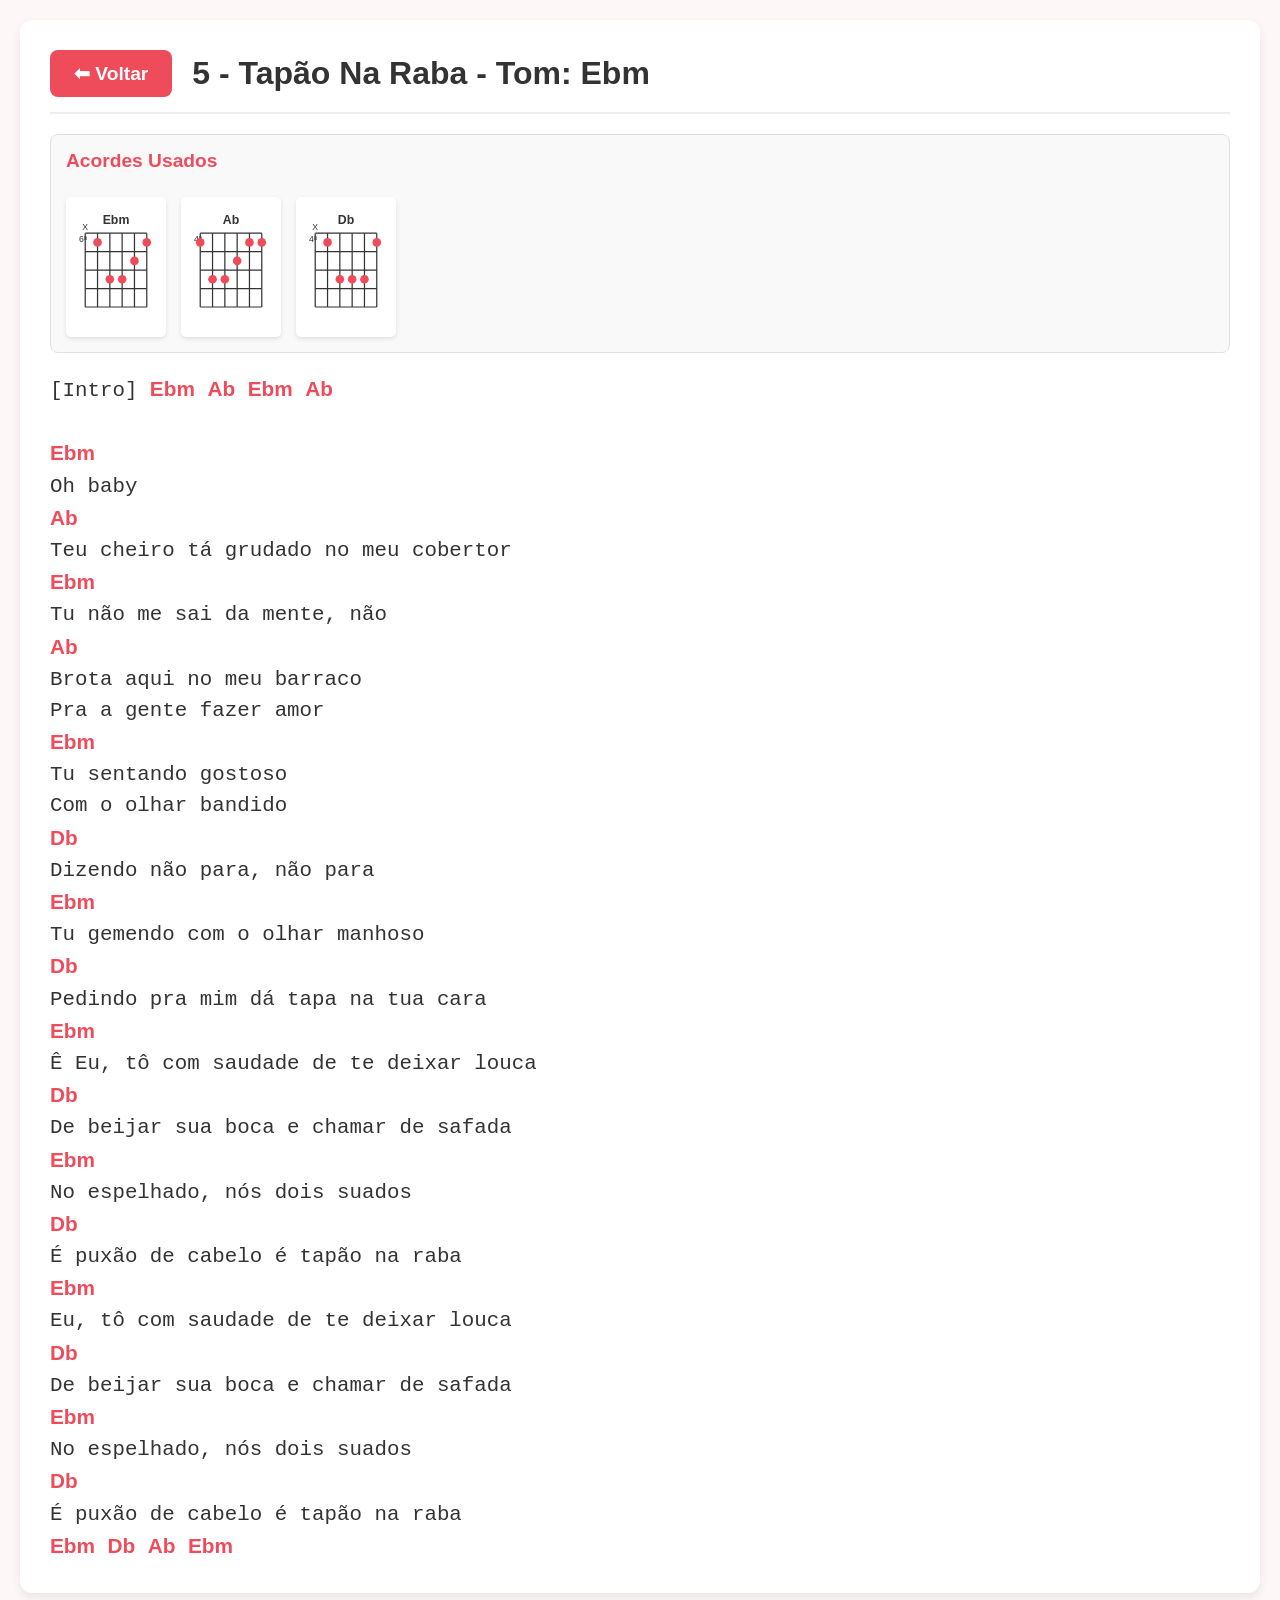
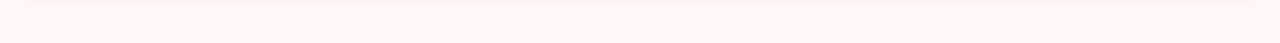
<file: 5-tapao-na-raba.html>
<!DOCTYPE html>
<html lang="pt-BR">
<head>
  <meta charset="UTF-8">
  <title>5 - Tapão Na Raba</title>
  <link rel="stylesheet" href="style.css">
</head>
<body>
  <div class="cifra-container">
    <div class="cifra-header">
      <a href="index.html" class="btn-voltar">⬅ Voltar</a>
      <h2 class="song-title">5 - Tapão Na Raba - Tom: Ebm</h2>
    </div>
    <div class="chords-images">
      <h3>Acordes Usados</h3>
      <svg width="100" height="140" viewBox="0 0 130 170" xmlns="http://www.w3.org/2000/svg">
<text x="65" y="15" font-family="sans-serif" font-size="20" font-weight="bold" text-anchor="middle" fill="#333">Ebm</text>
<line x1="15" y1="30" x2="115" y2="30" stroke="#333" stroke-width="2"/>
<text x="5" y="45" font-family="sans-serif" font-size="14" fill="#333">6ª</text>
<line x1="15" y1="30" x2="15" y2="150" stroke="#333" stroke-width="2"/>
<line x1="35" y1="30" x2="35" y2="150" stroke="#333" stroke-width="2"/>
<line x1="55" y1="30" x2="55" y2="150" stroke="#333" stroke-width="2"/>
<line x1="75" y1="30" x2="75" y2="150" stroke="#333" stroke-width="2"/>
<line x1="95" y1="30" x2="95" y2="150" stroke="#333" stroke-width="2"/>
<line x1="115" y1="30" x2="115" y2="150" stroke="#333" stroke-width="2"/>
<line x1="15" y1="60" x2="115" y2="60" stroke="#333" stroke-width="2"/>
<line x1="15" y1="90" x2="115" y2="90" stroke="#333" stroke-width="2"/>
<line x1="15" y1="120" x2="115" y2="120" stroke="#333" stroke-width="2"/>
<line x1="15" y1="150" x2="115" y2="150" stroke="#333" stroke-width="2"/>
<text x="15" y="25" font-family="sans-serif" font-size="14" text-anchor="middle" fill="#333">X</text>
<circle cx="35" cy="45" r="7" fill="#EF4C5B"/>
<circle cx="55" cy="105" r="7" fill="#EF4C5B"/>
<circle cx="75" cy="105" r="7" fill="#EF4C5B"/>
<circle cx="95" cy="75" r="7" fill="#EF4C5B"/>
<circle cx="115" cy="45" r="7" fill="#EF4C5B"/>
</svg>
<svg width="100" height="140" viewBox="0 0 130 170" xmlns="http://www.w3.org/2000/svg">
<text x="65" y="15" font-family="sans-serif" font-size="20" font-weight="bold" text-anchor="middle" fill="#333">Ab</text>
<line x1="15" y1="30" x2="115" y2="30" stroke="#333" stroke-width="2"/>
<text x="5" y="45" font-family="sans-serif" font-size="14" fill="#333">4ª</text>
<line x1="15" y1="30" x2="15" y2="150" stroke="#333" stroke-width="2"/>
<line x1="35" y1="30" x2="35" y2="150" stroke="#333" stroke-width="2"/>
<line x1="55" y1="30" x2="55" y2="150" stroke="#333" stroke-width="2"/>
<line x1="75" y1="30" x2="75" y2="150" stroke="#333" stroke-width="2"/>
<line x1="95" y1="30" x2="95" y2="150" stroke="#333" stroke-width="2"/>
<line x1="115" y1="30" x2="115" y2="150" stroke="#333" stroke-width="2"/>
<line x1="15" y1="60" x2="115" y2="60" stroke="#333" stroke-width="2"/>
<line x1="15" y1="90" x2="115" y2="90" stroke="#333" stroke-width="2"/>
<line x1="15" y1="120" x2="115" y2="120" stroke="#333" stroke-width="2"/>
<line x1="15" y1="150" x2="115" y2="150" stroke="#333" stroke-width="2"/>
<circle cx="15" cy="45" r="7" fill="#EF4C5B"/>
<circle cx="35" cy="105" r="7" fill="#EF4C5B"/>
<circle cx="55" cy="105" r="7" fill="#EF4C5B"/>
<circle cx="75" cy="75" r="7" fill="#EF4C5B"/>
<circle cx="95" cy="45" r="7" fill="#EF4C5B"/>
<circle cx="115" cy="45" r="7" fill="#EF4C5B"/>
</svg>
<svg width="100" height="140" viewBox="0 0 130 170" xmlns="http://www.w3.org/2000/svg">
<text x="65" y="15" font-family="sans-serif" font-size="20" font-weight="bold" text-anchor="middle" fill="#333">Db</text>
<line x1="15" y1="30" x2="115" y2="30" stroke="#333" stroke-width="2"/>
<text x="5" y="45" font-family="sans-serif" font-size="14" fill="#333">4ª</text>
<line x1="15" y1="30" x2="15" y2="150" stroke="#333" stroke-width="2"/>
<line x1="35" y1="30" x2="35" y2="150" stroke="#333" stroke-width="2"/>
<line x1="55" y1="30" x2="55" y2="150" stroke="#333" stroke-width="2"/>
<line x1="75" y1="30" x2="75" y2="150" stroke="#333" stroke-width="2"/>
<line x1="95" y1="30" x2="95" y2="150" stroke="#333" stroke-width="2"/>
<line x1="115" y1="30" x2="115" y2="150" stroke="#333" stroke-width="2"/>
<line x1="15" y1="60" x2="115" y2="60" stroke="#333" stroke-width="2"/>
<line x1="15" y1="90" x2="115" y2="90" stroke="#333" stroke-width="2"/>
<line x1="15" y1="120" x2="115" y2="120" stroke="#333" stroke-width="2"/>
<line x1="15" y1="150" x2="115" y2="150" stroke="#333" stroke-width="2"/>
<text x="15" y="25" font-family="sans-serif" font-size="14" text-anchor="middle" fill="#333">X</text>
<circle cx="35" cy="45" r="7" fill="#EF4C5B"/>
<circle cx="55" cy="105" r="7" fill="#EF4C5B"/>
<circle cx="75" cy="105" r="7" fill="#EF4C5B"/>
<circle cx="95" cy="105" r="7" fill="#EF4C5B"/>
<circle cx="115" cy="45" r="7" fill="#EF4C5B"/>
</svg>
    </div>
<pre class="cifra">
[Intro] <b>Ebm</b> <b>Ab</b> <b>Ebm</b> <b>Ab</b>

<b>Ebm</b>
Oh baby
<b>Ab</b>
Teu cheiro tá grudado no meu cobertor
<b>Ebm</b>
Tu não me sai da mente, não
<b>Ab</b>
Brota aqui no meu barraco
Pra a gente fazer amor
<b>Ebm</b>
Tu sentando gostoso
Com o olhar bandido
<b>Db</b>
Dizendo não para, não para
<b>Ebm</b>
Tu gemendo com o olhar manhoso
<b>Db</b>
Pedindo pra mim dá tapa na tua cara
<b>Ebm</b>
Ê Eu, tô com saudade de te deixar louca
<b>Db</b>
De beijar sua boca e chamar de safada
<b>Ebm</b>
No espelhado, nós dois suados
<b>Db</b>
É puxão de cabelo é tapão na raba
<b>Ebm</b>
Eu, tô com saudade de te deixar louca
<b>Db</b>
De beijar sua boca e chamar de safada
<b>Ebm</b>
No espelhado, nós dois suados
<b>Db</b>
É puxão de cabelo é tapão na raba
<b>Ebm</b> <b>Db</b> <b>Ab</b> <b>Ebm</b>
</pre>
  </div>
</body>
</html>
</file>
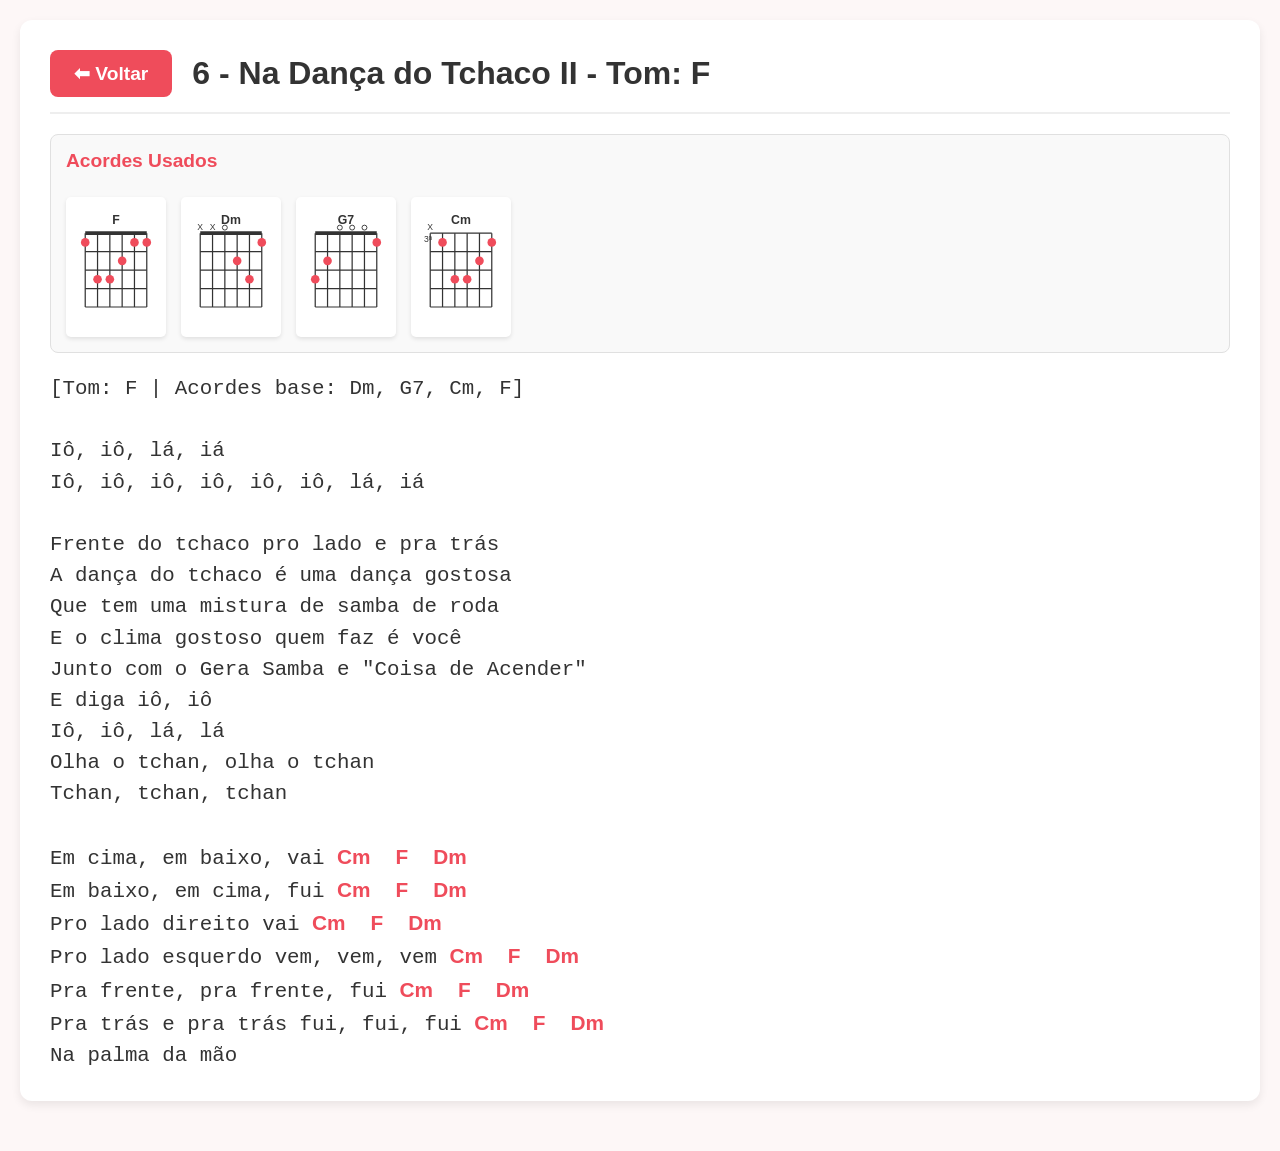
<file: 6-melo-do-tchaco-2.html>
<!DOCTYPE html>
<html lang="pt-BR">
<head>
  <meta charset="UTF-8">
  <title>6 - Na Dança do Tchaco II</title>
  <link rel="stylesheet" href="style.css">
</head>
<body>
  <div class="cifra-container">
    <div class="cifra-header">
      <a href="index.html" class="btn-voltar">⬅ Voltar</a>
      <h2 class="song-title">6 - Na Dança do Tchaco II - Tom: F</h2>
    </div>
    <div class="chords-images">
      <h3>Acordes Usados</h3>
      <svg width="100" height="140" viewBox="0 0 130 170" xmlns="http://www.w3.org/2000/svg">
<text x="65" y="15" font-family="sans-serif" font-size="20" font-weight="bold" text-anchor="middle" fill="#333">F</text>
<line x1="15" y1="30" x2="115" y2="30" stroke="#333" stroke-width="6"/>
<line x1="15" y1="30" x2="15" y2="150" stroke="#333" stroke-width="2"/>
<line x1="35" y1="30" x2="35" y2="150" stroke="#333" stroke-width="2"/>
<line x1="55" y1="30" x2="55" y2="150" stroke="#333" stroke-width="2"/>
<line x1="75" y1="30" x2="75" y2="150" stroke="#333" stroke-width="2"/>
<line x1="95" y1="30" x2="95" y2="150" stroke="#333" stroke-width="2"/>
<line x1="115" y1="30" x2="115" y2="150" stroke="#333" stroke-width="2"/>
<line x1="15" y1="60" x2="115" y2="60" stroke="#333" stroke-width="2"/>
<line x1="15" y1="90" x2="115" y2="90" stroke="#333" stroke-width="2"/>
<line x1="15" y1="120" x2="115" y2="120" stroke="#333" stroke-width="2"/>
<line x1="15" y1="150" x2="115" y2="150" stroke="#333" stroke-width="2"/>
<circle cx="15" cy="45" r="7" fill="#EF4C5B"/>
<circle cx="35" cy="105" r="7" fill="#EF4C5B"/>
<circle cx="55" cy="105" r="7" fill="#EF4C5B"/>
<circle cx="75" cy="75" r="7" fill="#EF4C5B"/>
<circle cx="95" cy="45" r="7" fill="#EF4C5B"/>
<circle cx="115" cy="45" r="7" fill="#EF4C5B"/>
</svg>
<svg width="100" height="140" viewBox="0 0 130 170" xmlns="http://www.w3.org/2000/svg">
<text x="65" y="15" font-family="sans-serif" font-size="20" font-weight="bold" text-anchor="middle" fill="#333">Dm</text>
<line x1="15" y1="30" x2="115" y2="30" stroke="#333" stroke-width="6"/>
<line x1="15" y1="30" x2="15" y2="150" stroke="#333" stroke-width="2"/>
<line x1="35" y1="30" x2="35" y2="150" stroke="#333" stroke-width="2"/>
<line x1="55" y1="30" x2="55" y2="150" stroke="#333" stroke-width="2"/>
<line x1="75" y1="30" x2="75" y2="150" stroke="#333" stroke-width="2"/>
<line x1="95" y1="30" x2="95" y2="150" stroke="#333" stroke-width="2"/>
<line x1="115" y1="30" x2="115" y2="150" stroke="#333" stroke-width="2"/>
<line x1="15" y1="60" x2="115" y2="60" stroke="#333" stroke-width="2"/>
<line x1="15" y1="90" x2="115" y2="90" stroke="#333" stroke-width="2"/>
<line x1="15" y1="120" x2="115" y2="120" stroke="#333" stroke-width="2"/>
<line x1="15" y1="150" x2="115" y2="150" stroke="#333" stroke-width="2"/>
<text x="15" y="25" font-family="sans-serif" font-size="14" text-anchor="middle" fill="#333">X</text>
<text x="35" y="25" font-family="sans-serif" font-size="14" text-anchor="middle" fill="#333">X</text>
<circle cx="55" cy="21" r="4" fill="none" stroke="#333" stroke-width="1.5"/>
<circle cx="75" cy="75" r="7" fill="#EF4C5B"/>
<circle cx="95" cy="105" r="7" fill="#EF4C5B"/>
<circle cx="115" cy="45" r="7" fill="#EF4C5B"/>
</svg>
<svg width="100" height="140" viewBox="0 0 130 170" xmlns="http://www.w3.org/2000/svg">
<text x="65" y="15" font-family="sans-serif" font-size="20" font-weight="bold" text-anchor="middle" fill="#333">G7</text>
<line x1="15" y1="30" x2="115" y2="30" stroke="#333" stroke-width="6"/>
<line x1="15" y1="30" x2="15" y2="150" stroke="#333" stroke-width="2"/>
<line x1="35" y1="30" x2="35" y2="150" stroke="#333" stroke-width="2"/>
<line x1="55" y1="30" x2="55" y2="150" stroke="#333" stroke-width="2"/>
<line x1="75" y1="30" x2="75" y2="150" stroke="#333" stroke-width="2"/>
<line x1="95" y1="30" x2="95" y2="150" stroke="#333" stroke-width="2"/>
<line x1="115" y1="30" x2="115" y2="150" stroke="#333" stroke-width="2"/>
<line x1="15" y1="60" x2="115" y2="60" stroke="#333" stroke-width="2"/>
<line x1="15" y1="90" x2="115" y2="90" stroke="#333" stroke-width="2"/>
<line x1="15" y1="120" x2="115" y2="120" stroke="#333" stroke-width="2"/>
<line x1="15" y1="150" x2="115" y2="150" stroke="#333" stroke-width="2"/>
<circle cx="15" cy="105" r="7" fill="#EF4C5B"/>
<circle cx="35" cy="75" r="7" fill="#EF4C5B"/>
<circle cx="55" cy="21" r="4" fill="none" stroke="#333" stroke-width="1.5"/>
<circle cx="75" cy="21" r="4" fill="none" stroke="#333" stroke-width="1.5"/>
<circle cx="95" cy="21" r="4" fill="none" stroke="#333" stroke-width="1.5"/>
<circle cx="115" cy="45" r="7" fill="#EF4C5B"/>
</svg>
<svg width="100" height="140" viewBox="0 0 130 170" xmlns="http://www.w3.org/2000/svg">
<text x="65" y="15" font-family="sans-serif" font-size="20" font-weight="bold" text-anchor="middle" fill="#333">Cm</text>
<line x1="15" y1="30" x2="115" y2="30" stroke="#333" stroke-width="2"/>
<text x="5" y="45" font-family="sans-serif" font-size="14" fill="#333">3ª</text>
<line x1="15" y1="30" x2="15" y2="150" stroke="#333" stroke-width="2"/>
<line x1="35" y1="30" x2="35" y2="150" stroke="#333" stroke-width="2"/>
<line x1="55" y1="30" x2="55" y2="150" stroke="#333" stroke-width="2"/>
<line x1="75" y1="30" x2="75" y2="150" stroke="#333" stroke-width="2"/>
<line x1="95" y1="30" x2="95" y2="150" stroke="#333" stroke-width="2"/>
<line x1="115" y1="30" x2="115" y2="150" stroke="#333" stroke-width="2"/>
<line x1="15" y1="60" x2="115" y2="60" stroke="#333" stroke-width="2"/>
<line x1="15" y1="90" x2="115" y2="90" stroke="#333" stroke-width="2"/>
<line x1="15" y1="120" x2="115" y2="120" stroke="#333" stroke-width="2"/>
<line x1="15" y1="150" x2="115" y2="150" stroke="#333" stroke-width="2"/>
<text x="15" y="25" font-family="sans-serif" font-size="14" text-anchor="middle" fill="#333">X</text>
<circle cx="35" cy="45" r="7" fill="#EF4C5B"/>
<circle cx="55" cy="105" r="7" fill="#EF4C5B"/>
<circle cx="75" cy="105" r="7" fill="#EF4C5B"/>
<circle cx="95" cy="75" r="7" fill="#EF4C5B"/>
<circle cx="115" cy="45" r="7" fill="#EF4C5B"/>
</svg>
    </div>
<pre class="cifra">
[Tom: F | Acordes base: Dm, G7, Cm, F]

Iô, iô, lá, iá
Iô, iô, iô, iô, iô, iô, lá, iá

Frente do tchaco pro lado e pra trás
A dança do tchaco é uma dança gostosa
Que tem uma mistura de samba de roda
E o clima gostoso quem faz é você
Junto com o Gera Samba e "Coisa de Acender"
E diga iô, iô
Iô, iô, lá, lá
Olha o tchan, olha o tchan
Tchan, tchan, tchan

Em cima, em baixo, vai <b>Cm</b>  <b>F</b>  <b>Dm</b>
Em baixo, em cima, fui <b>Cm</b>  <b>F</b>  <b>Dm</b>
Pro lado direito vai <b>Cm</b>  <b>F</b>  <b>Dm</b>
Pro lado esquerdo vem, vem, vem <b>Cm</b>  <b>F</b>  <b>Dm</b>
Pra frente, pra frente, fui <b>Cm</b>  <b>F</b>  <b>Dm</b>
Pra trás e pra trás fui, fui, fui <b>Cm</b>  <b>F</b>  <b>Dm</b>
Na palma da mão
</pre>
  </div>
</body>
</html>
</file>
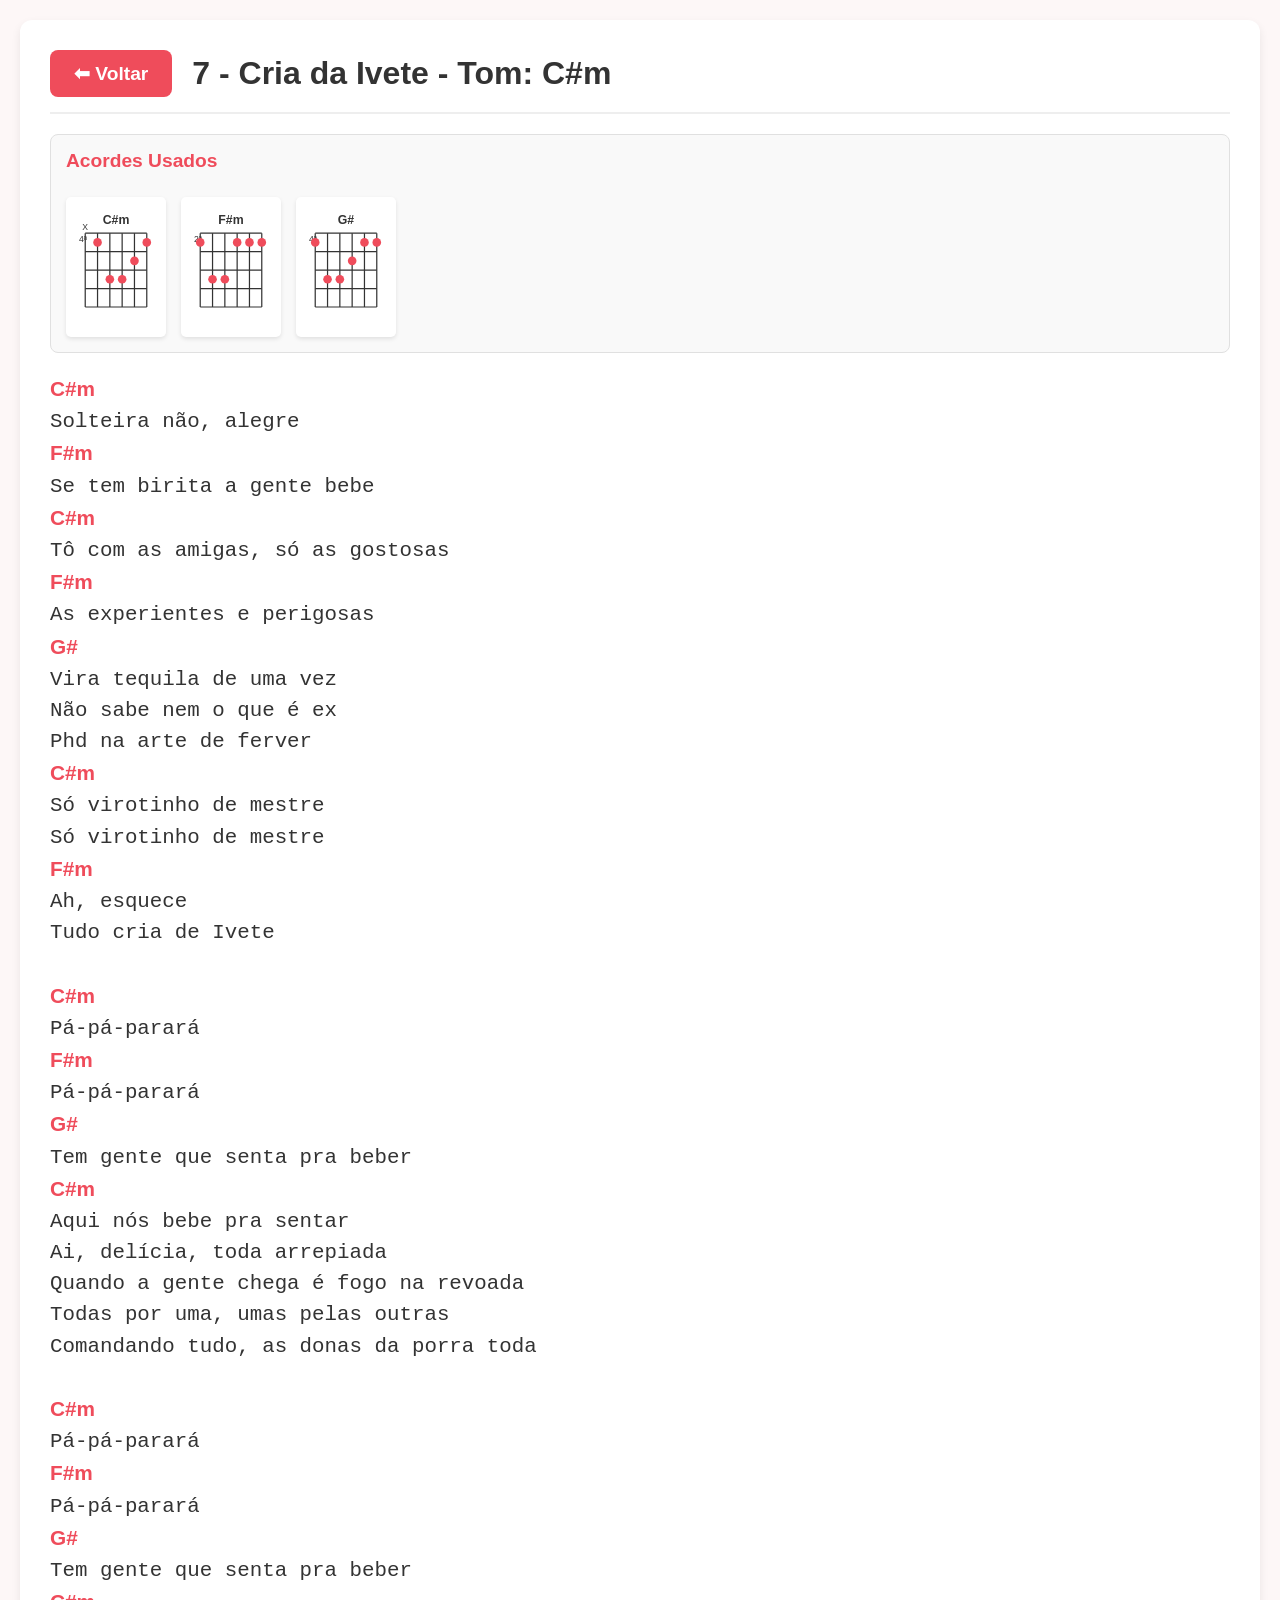
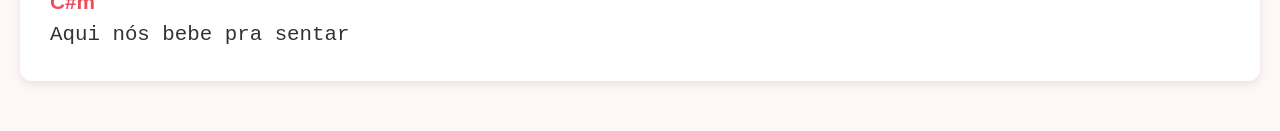
<file: 7-cria-da-ivete.html>
<!DOCTYPE html>
<html lang="pt-BR">
<head>
  <meta charset="UTF-8">
  <title>7 - Cria da Ivete</title>
  <link rel="stylesheet" href="style.css">
</head>
<body>
  <div class="cifra-container">
    <div class="cifra-header">
      <a href="index.html" class="btn-voltar">⬅ Voltar</a>
      <h2 class="song-title">7 - Cria da Ivete - Tom: C#m</h2>
    </div>
    <div class="chords-images">
      <h3>Acordes Usados</h3>
      <svg width="100" height="140" viewBox="0 0 130 170" xmlns="http://www.w3.org/2000/svg">
<text x="65" y="15" font-family="sans-serif" font-size="20" font-weight="bold" text-anchor="middle" fill="#333">C#m</text>
<line x1="15" y1="30" x2="115" y2="30" stroke="#333" stroke-width="2"/>
<text x="5" y="45" font-family="sans-serif" font-size="14" fill="#333">4ª</text>
<line x1="15" y1="30" x2="15" y2="150" stroke="#333" stroke-width="2"/>
<line x1="35" y1="30" x2="35" y2="150" stroke="#333" stroke-width="2"/>
<line x1="55" y1="30" x2="55" y2="150" stroke="#333" stroke-width="2"/>
<line x1="75" y1="30" x2="75" y2="150" stroke="#333" stroke-width="2"/>
<line x1="95" y1="30" x2="95" y2="150" stroke="#333" stroke-width="2"/>
<line x1="115" y1="30" x2="115" y2="150" stroke="#333" stroke-width="2"/>
<line x1="15" y1="60" x2="115" y2="60" stroke="#333" stroke-width="2"/>
<line x1="15" y1="90" x2="115" y2="90" stroke="#333" stroke-width="2"/>
<line x1="15" y1="120" x2="115" y2="120" stroke="#333" stroke-width="2"/>
<line x1="15" y1="150" x2="115" y2="150" stroke="#333" stroke-width="2"/>
<text x="15" y="25" font-family="sans-serif" font-size="14" text-anchor="middle" fill="#333">X</text>
<circle cx="35" cy="45" r="7" fill="#EF4C5B"/>
<circle cx="55" cy="105" r="7" fill="#EF4C5B"/>
<circle cx="75" cy="105" r="7" fill="#EF4C5B"/>
<circle cx="95" cy="75" r="7" fill="#EF4C5B"/>
<circle cx="115" cy="45" r="7" fill="#EF4C5B"/>
</svg>
<svg width="100" height="140" viewBox="0 0 130 170" xmlns="http://www.w3.org/2000/svg">
<text x="65" y="15" font-family="sans-serif" font-size="20" font-weight="bold" text-anchor="middle" fill="#333">F#m</text>
<line x1="15" y1="30" x2="115" y2="30" stroke="#333" stroke-width="2"/>
<text x="5" y="45" font-family="sans-serif" font-size="14" fill="#333">2ª</text>
<line x1="15" y1="30" x2="15" y2="150" stroke="#333" stroke-width="2"/>
<line x1="35" y1="30" x2="35" y2="150" stroke="#333" stroke-width="2"/>
<line x1="55" y1="30" x2="55" y2="150" stroke="#333" stroke-width="2"/>
<line x1="75" y1="30" x2="75" y2="150" stroke="#333" stroke-width="2"/>
<line x1="95" y1="30" x2="95" y2="150" stroke="#333" stroke-width="2"/>
<line x1="115" y1="30" x2="115" y2="150" stroke="#333" stroke-width="2"/>
<line x1="15" y1="60" x2="115" y2="60" stroke="#333" stroke-width="2"/>
<line x1="15" y1="90" x2="115" y2="90" stroke="#333" stroke-width="2"/>
<line x1="15" y1="120" x2="115" y2="120" stroke="#333" stroke-width="2"/>
<line x1="15" y1="150" x2="115" y2="150" stroke="#333" stroke-width="2"/>
<circle cx="15" cy="45" r="7" fill="#EF4C5B"/>
<circle cx="35" cy="105" r="7" fill="#EF4C5B"/>
<circle cx="55" cy="105" r="7" fill="#EF4C5B"/>
<circle cx="75" cy="45" r="7" fill="#EF4C5B"/>
<circle cx="95" cy="45" r="7" fill="#EF4C5B"/>
<circle cx="115" cy="45" r="7" fill="#EF4C5B"/>
</svg>
<svg width="100" height="140" viewBox="0 0 130 170" xmlns="http://www.w3.org/2000/svg">
<text x="65" y="15" font-family="sans-serif" font-size="20" font-weight="bold" text-anchor="middle" fill="#333">G#</text>
<line x1="15" y1="30" x2="115" y2="30" stroke="#333" stroke-width="2"/>
<text x="5" y="45" font-family="sans-serif" font-size="14" fill="#333">4ª</text>
<line x1="15" y1="30" x2="15" y2="150" stroke="#333" stroke-width="2"/>
<line x1="35" y1="30" x2="35" y2="150" stroke="#333" stroke-width="2"/>
<line x1="55" y1="30" x2="55" y2="150" stroke="#333" stroke-width="2"/>
<line x1="75" y1="30" x2="75" y2="150" stroke="#333" stroke-width="2"/>
<line x1="95" y1="30" x2="95" y2="150" stroke="#333" stroke-width="2"/>
<line x1="115" y1="30" x2="115" y2="150" stroke="#333" stroke-width="2"/>
<line x1="15" y1="60" x2="115" y2="60" stroke="#333" stroke-width="2"/>
<line x1="15" y1="90" x2="115" y2="90" stroke="#333" stroke-width="2"/>
<line x1="15" y1="120" x2="115" y2="120" stroke="#333" stroke-width="2"/>
<line x1="15" y1="150" x2="115" y2="150" stroke="#333" stroke-width="2"/>
<circle cx="15" cy="45" r="7" fill="#EF4C5B"/>
<circle cx="35" cy="105" r="7" fill="#EF4C5B"/>
<circle cx="55" cy="105" r="7" fill="#EF4C5B"/>
<circle cx="75" cy="75" r="7" fill="#EF4C5B"/>
<circle cx="95" cy="45" r="7" fill="#EF4C5B"/>
<circle cx="115" cy="45" r="7" fill="#EF4C5B"/>
</svg>
    </div>
<pre class="cifra">
<b>C#m</b>
Solteira não, alegre
<b>F#m</b>
Se tem birita a gente bebe
<b>C#m</b>
Tô com as amigas, só as gostosas
<b>F#m</b>
As experientes e perigosas
<b>G#</b>
Vira tequila de uma vez
Não sabe nem o que é ex
Phd na arte de ferver
<b>C#m</b>
Só virotinho de mestre
Só virotinho de mestre
<b>F#m</b>
Ah, esquece
Tudo cria de Ivete

<b>C#m</b>
Pá-pá-parará
<b>F#m</b>
Pá-pá-parará
<b>G#</b>
Tem gente que senta pra beber
<b>C#m</b>
Aqui nós bebe pra sentar
Ai, delícia, toda arrepiada
Quando a gente chega é fogo na revoada
Todas por uma, umas pelas outras
Comandando tudo, as donas da porra toda

<b>C#m</b>
Pá-pá-parará
<b>F#m</b>
Pá-pá-parará
<b>G#</b>
Tem gente que senta pra beber
<b>C#m</b>
Aqui nós bebe pra sentar
</pre>
  </div>
</body>
</html>
</file>
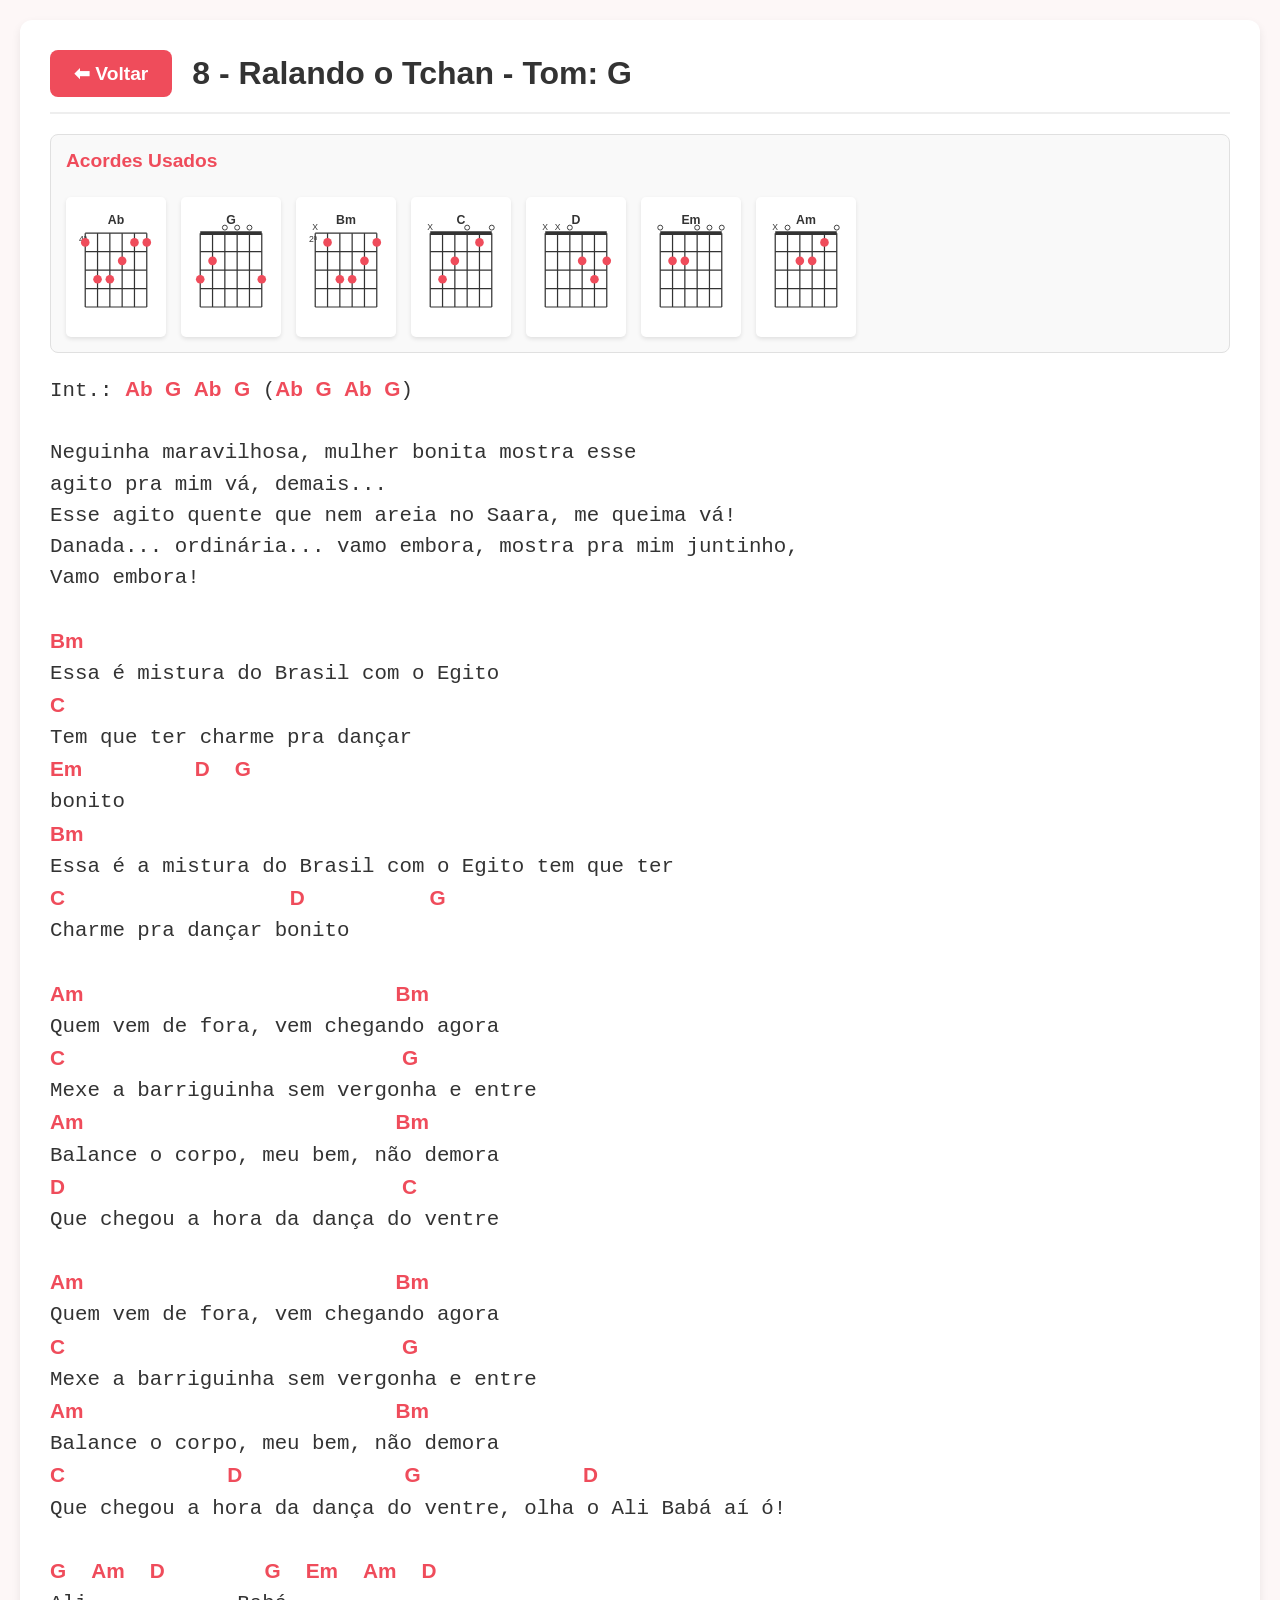
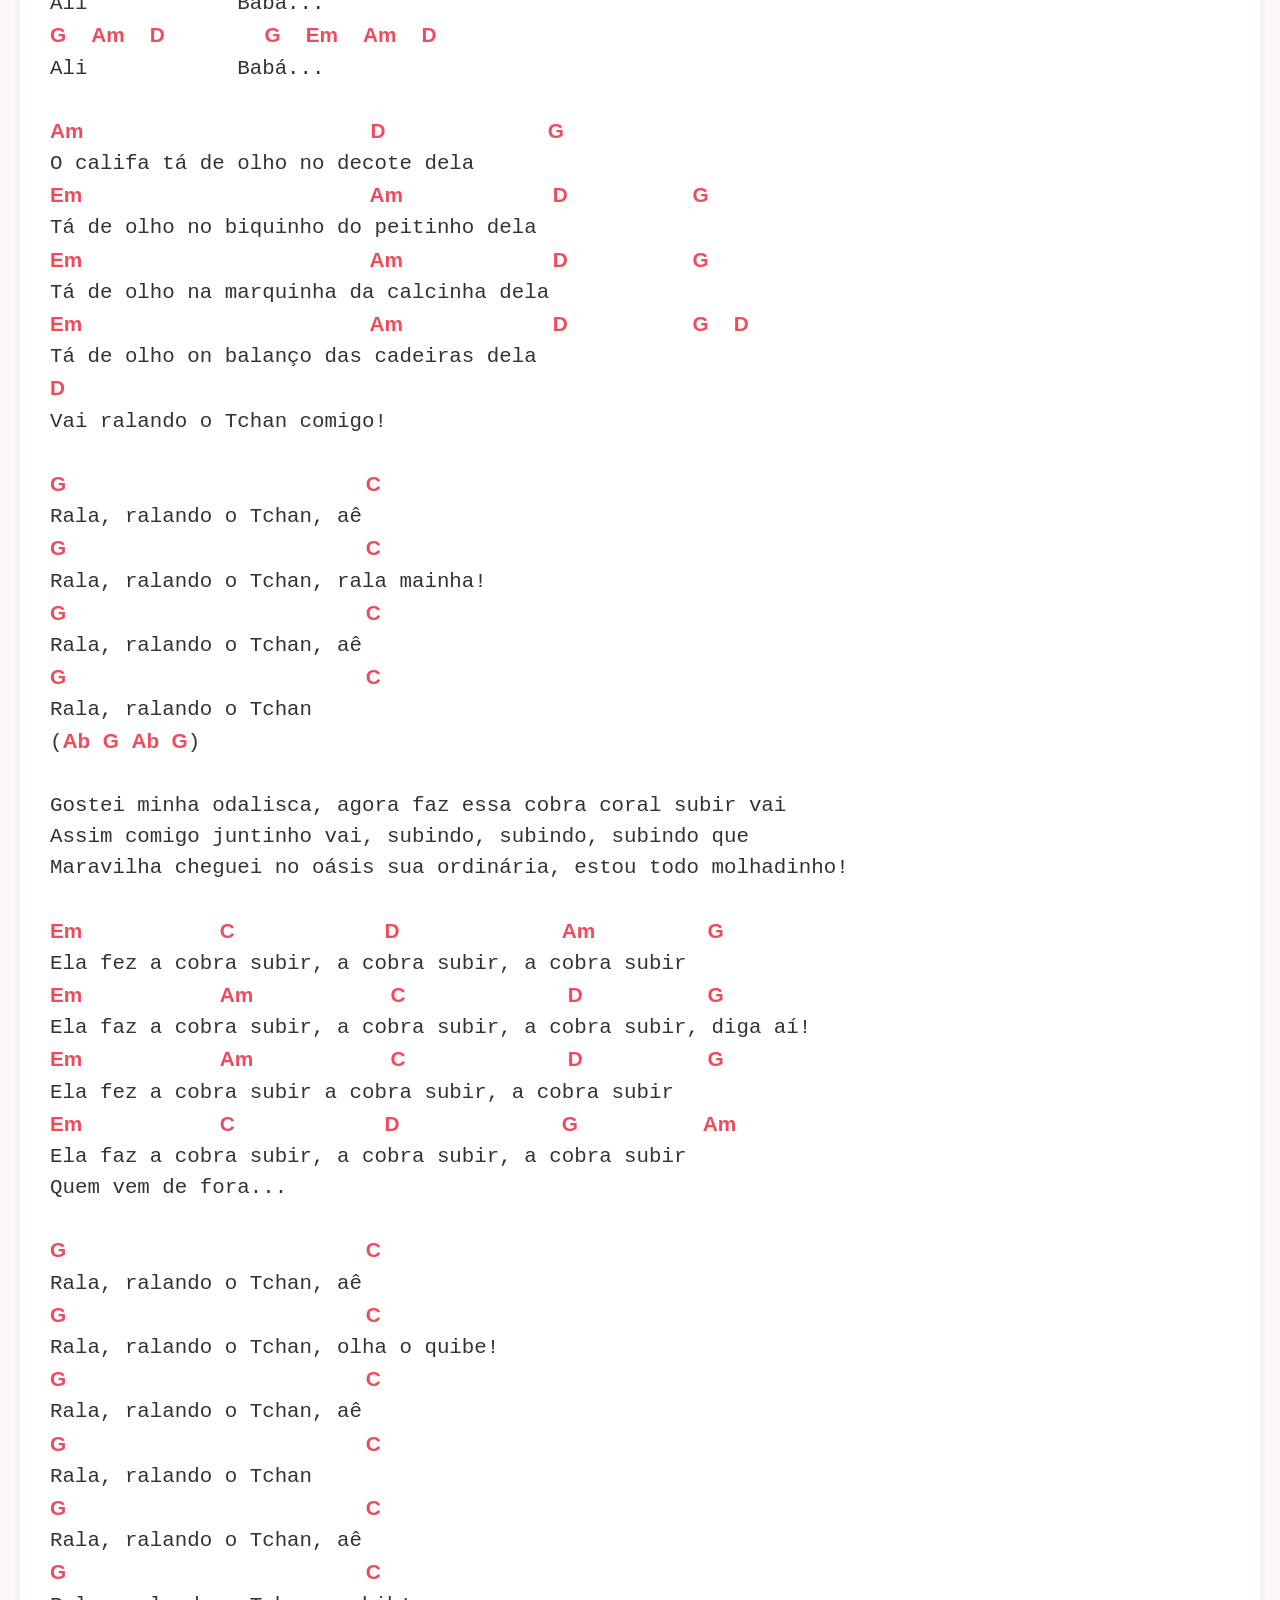
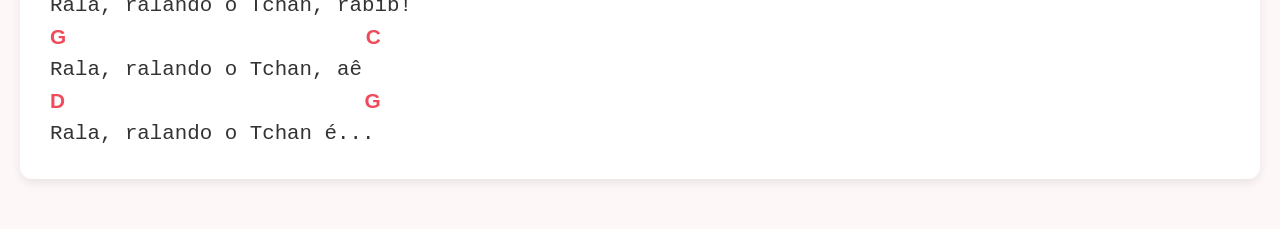
<file: 8-ralando-o-tchan.html>
<!DOCTYPE html>
<html lang="pt-BR">
<head>
  <meta charset="UTF-8">
  <title>8 - Ralando o Tchan</title>
  <link rel="stylesheet" href="style.css">
</head>
<body>
  <div class="cifra-container">
    <div class="cifra-header">
      <a href="index.html" class="btn-voltar">⬅ Voltar</a>
      <h2 class="song-title">8 - Ralando o Tchan - Tom: G</h2>
    </div>
    <div class="chords-images">
      <h3>Acordes Usados</h3>
      <svg width="100" height="140" viewBox="0 0 130 170" xmlns="http://www.w3.org/2000/svg">
<text x="65" y="15" font-family="sans-serif" font-size="20" font-weight="bold" text-anchor="middle" fill="#333">Ab</text>
<line x1="15" y1="30" x2="115" y2="30" stroke="#333" stroke-width="2"/>
<text x="5" y="45" font-family="sans-serif" font-size="14" fill="#333">4ª</text>
<line x1="15" y1="30" x2="15" y2="150" stroke="#333" stroke-width="2"/>
<line x1="35" y1="30" x2="35" y2="150" stroke="#333" stroke-width="2"/>
<line x1="55" y1="30" x2="55" y2="150" stroke="#333" stroke-width="2"/>
<line x1="75" y1="30" x2="75" y2="150" stroke="#333" stroke-width="2"/>
<line x1="95" y1="30" x2="95" y2="150" stroke="#333" stroke-width="2"/>
<line x1="115" y1="30" x2="115" y2="150" stroke="#333" stroke-width="2"/>
<line x1="15" y1="60" x2="115" y2="60" stroke="#333" stroke-width="2"/>
<line x1="15" y1="90" x2="115" y2="90" stroke="#333" stroke-width="2"/>
<line x1="15" y1="120" x2="115" y2="120" stroke="#333" stroke-width="2"/>
<line x1="15" y1="150" x2="115" y2="150" stroke="#333" stroke-width="2"/>
<circle cx="15" cy="45" r="7" fill="#EF4C5B"/>
<circle cx="35" cy="105" r="7" fill="#EF4C5B"/>
<circle cx="55" cy="105" r="7" fill="#EF4C5B"/>
<circle cx="75" cy="75" r="7" fill="#EF4C5B"/>
<circle cx="95" cy="45" r="7" fill="#EF4C5B"/>
<circle cx="115" cy="45" r="7" fill="#EF4C5B"/>
</svg>
<svg width="100" height="140" viewBox="0 0 130 170" xmlns="http://www.w3.org/2000/svg">
<text x="65" y="15" font-family="sans-serif" font-size="20" font-weight="bold" text-anchor="middle" fill="#333">G</text>
<line x1="15" y1="30" x2="115" y2="30" stroke="#333" stroke-width="6"/>
<line x1="15" y1="30" x2="15" y2="150" stroke="#333" stroke-width="2"/>
<line x1="35" y1="30" x2="35" y2="150" stroke="#333" stroke-width="2"/>
<line x1="55" y1="30" x2="55" y2="150" stroke="#333" stroke-width="2"/>
<line x1="75" y1="30" x2="75" y2="150" stroke="#333" stroke-width="2"/>
<line x1="95" y1="30" x2="95" y2="150" stroke="#333" stroke-width="2"/>
<line x1="115" y1="30" x2="115" y2="150" stroke="#333" stroke-width="2"/>
<line x1="15" y1="60" x2="115" y2="60" stroke="#333" stroke-width="2"/>
<line x1="15" y1="90" x2="115" y2="90" stroke="#333" stroke-width="2"/>
<line x1="15" y1="120" x2="115" y2="120" stroke="#333" stroke-width="2"/>
<line x1="15" y1="150" x2="115" y2="150" stroke="#333" stroke-width="2"/>
<circle cx="15" cy="105" r="7" fill="#EF4C5B"/>
<circle cx="35" cy="75" r="7" fill="#EF4C5B"/>
<circle cx="55" cy="21" r="4" fill="none" stroke="#333" stroke-width="1.5"/>
<circle cx="75" cy="21" r="4" fill="none" stroke="#333" stroke-width="1.5"/>
<circle cx="95" cy="21" r="4" fill="none" stroke="#333" stroke-width="1.5"/>
<circle cx="115" cy="105" r="7" fill="#EF4C5B"/>
</svg>
<svg width="100" height="140" viewBox="0 0 130 170" xmlns="http://www.w3.org/2000/svg">
<text x="65" y="15" font-family="sans-serif" font-size="20" font-weight="bold" text-anchor="middle" fill="#333">Bm</text>
<line x1="15" y1="30" x2="115" y2="30" stroke="#333" stroke-width="2"/>
<text x="5" y="45" font-family="sans-serif" font-size="14" fill="#333">2ª</text>
<line x1="15" y1="30" x2="15" y2="150" stroke="#333" stroke-width="2"/>
<line x1="35" y1="30" x2="35" y2="150" stroke="#333" stroke-width="2"/>
<line x1="55" y1="30" x2="55" y2="150" stroke="#333" stroke-width="2"/>
<line x1="75" y1="30" x2="75" y2="150" stroke="#333" stroke-width="2"/>
<line x1="95" y1="30" x2="95" y2="150" stroke="#333" stroke-width="2"/>
<line x1="115" y1="30" x2="115" y2="150" stroke="#333" stroke-width="2"/>
<line x1="15" y1="60" x2="115" y2="60" stroke="#333" stroke-width="2"/>
<line x1="15" y1="90" x2="115" y2="90" stroke="#333" stroke-width="2"/>
<line x1="15" y1="120" x2="115" y2="120" stroke="#333" stroke-width="2"/>
<line x1="15" y1="150" x2="115" y2="150" stroke="#333" stroke-width="2"/>
<text x="15" y="25" font-family="sans-serif" font-size="14" text-anchor="middle" fill="#333">X</text>
<circle cx="35" cy="45" r="7" fill="#EF4C5B"/>
<circle cx="55" cy="105" r="7" fill="#EF4C5B"/>
<circle cx="75" cy="105" r="7" fill="#EF4C5B"/>
<circle cx="95" cy="75" r="7" fill="#EF4C5B"/>
<circle cx="115" cy="45" r="7" fill="#EF4C5B"/>
</svg>
<svg width="100" height="140" viewBox="0 0 130 170" xmlns="http://www.w3.org/2000/svg">
<text x="65" y="15" font-family="sans-serif" font-size="20" font-weight="bold" text-anchor="middle" fill="#333">C</text>
<line x1="15" y1="30" x2="115" y2="30" stroke="#333" stroke-width="6"/>
<line x1="15" y1="30" x2="15" y2="150" stroke="#333" stroke-width="2"/>
<line x1="35" y1="30" x2="35" y2="150" stroke="#333" stroke-width="2"/>
<line x1="55" y1="30" x2="55" y2="150" stroke="#333" stroke-width="2"/>
<line x1="75" y1="30" x2="75" y2="150" stroke="#333" stroke-width="2"/>
<line x1="95" y1="30" x2="95" y2="150" stroke="#333" stroke-width="2"/>
<line x1="115" y1="30" x2="115" y2="150" stroke="#333" stroke-width="2"/>
<line x1="15" y1="60" x2="115" y2="60" stroke="#333" stroke-width="2"/>
<line x1="15" y1="90" x2="115" y2="90" stroke="#333" stroke-width="2"/>
<line x1="15" y1="120" x2="115" y2="120" stroke="#333" stroke-width="2"/>
<line x1="15" y1="150" x2="115" y2="150" stroke="#333" stroke-width="2"/>
<text x="15" y="25" font-family="sans-serif" font-size="14" text-anchor="middle" fill="#333">X</text>
<circle cx="35" cy="105" r="7" fill="#EF4C5B"/>
<circle cx="55" cy="75" r="7" fill="#EF4C5B"/>
<circle cx="75" cy="21" r="4" fill="none" stroke="#333" stroke-width="1.5"/>
<circle cx="95" cy="45" r="7" fill="#EF4C5B"/>
<circle cx="115" cy="21" r="4" fill="none" stroke="#333" stroke-width="1.5"/>
</svg>
<svg width="100" height="140" viewBox="0 0 130 170" xmlns="http://www.w3.org/2000/svg">
<text x="65" y="15" font-family="sans-serif" font-size="20" font-weight="bold" text-anchor="middle" fill="#333">D</text>
<line x1="15" y1="30" x2="115" y2="30" stroke="#333" stroke-width="6"/>
<line x1="15" y1="30" x2="15" y2="150" stroke="#333" stroke-width="2"/>
<line x1="35" y1="30" x2="35" y2="150" stroke="#333" stroke-width="2"/>
<line x1="55" y1="30" x2="55" y2="150" stroke="#333" stroke-width="2"/>
<line x1="75" y1="30" x2="75" y2="150" stroke="#333" stroke-width="2"/>
<line x1="95" y1="30" x2="95" y2="150" stroke="#333" stroke-width="2"/>
<line x1="115" y1="30" x2="115" y2="150" stroke="#333" stroke-width="2"/>
<line x1="15" y1="60" x2="115" y2="60" stroke="#333" stroke-width="2"/>
<line x1="15" y1="90" x2="115" y2="90" stroke="#333" stroke-width="2"/>
<line x1="15" y1="120" x2="115" y2="120" stroke="#333" stroke-width="2"/>
<line x1="15" y1="150" x2="115" y2="150" stroke="#333" stroke-width="2"/>
<text x="15" y="25" font-family="sans-serif" font-size="14" text-anchor="middle" fill="#333">X</text>
<text x="35" y="25" font-family="sans-serif" font-size="14" text-anchor="middle" fill="#333">X</text>
<circle cx="55" cy="21" r="4" fill="none" stroke="#333" stroke-width="1.5"/>
<circle cx="75" cy="75" r="7" fill="#EF4C5B"/>
<circle cx="95" cy="105" r="7" fill="#EF4C5B"/>
<circle cx="115" cy="75" r="7" fill="#EF4C5B"/>
</svg>
<svg width="100" height="140" viewBox="0 0 130 170" xmlns="http://www.w3.org/2000/svg">
<text x="65" y="15" font-family="sans-serif" font-size="20" font-weight="bold" text-anchor="middle" fill="#333">Em</text>
<line x1="15" y1="30" x2="115" y2="30" stroke="#333" stroke-width="6"/>
<line x1="15" y1="30" x2="15" y2="150" stroke="#333" stroke-width="2"/>
<line x1="35" y1="30" x2="35" y2="150" stroke="#333" stroke-width="2"/>
<line x1="55" y1="30" x2="55" y2="150" stroke="#333" stroke-width="2"/>
<line x1="75" y1="30" x2="75" y2="150" stroke="#333" stroke-width="2"/>
<line x1="95" y1="30" x2="95" y2="150" stroke="#333" stroke-width="2"/>
<line x1="115" y1="30" x2="115" y2="150" stroke="#333" stroke-width="2"/>
<line x1="15" y1="60" x2="115" y2="60" stroke="#333" stroke-width="2"/>
<line x1="15" y1="90" x2="115" y2="90" stroke="#333" stroke-width="2"/>
<line x1="15" y1="120" x2="115" y2="120" stroke="#333" stroke-width="2"/>
<line x1="15" y1="150" x2="115" y2="150" stroke="#333" stroke-width="2"/>
<circle cx="15" cy="21" r="4" fill="none" stroke="#333" stroke-width="1.5"/>
<circle cx="35" cy="75" r="7" fill="#EF4C5B"/>
<circle cx="55" cy="75" r="7" fill="#EF4C5B"/>
<circle cx="75" cy="21" r="4" fill="none" stroke="#333" stroke-width="1.5"/>
<circle cx="95" cy="21" r="4" fill="none" stroke="#333" stroke-width="1.5"/>
<circle cx="115" cy="21" r="4" fill="none" stroke="#333" stroke-width="1.5"/>
</svg>
<svg width="100" height="140" viewBox="0 0 130 170" xmlns="http://www.w3.org/2000/svg">
<text x="65" y="15" font-family="sans-serif" font-size="20" font-weight="bold" text-anchor="middle" fill="#333">Am</text>
<line x1="15" y1="30" x2="115" y2="30" stroke="#333" stroke-width="6"/>
<line x1="15" y1="30" x2="15" y2="150" stroke="#333" stroke-width="2"/>
<line x1="35" y1="30" x2="35" y2="150" stroke="#333" stroke-width="2"/>
<line x1="55" y1="30" x2="55" y2="150" stroke="#333" stroke-width="2"/>
<line x1="75" y1="30" x2="75" y2="150" stroke="#333" stroke-width="2"/>
<line x1="95" y1="30" x2="95" y2="150" stroke="#333" stroke-width="2"/>
<line x1="115" y1="30" x2="115" y2="150" stroke="#333" stroke-width="2"/>
<line x1="15" y1="60" x2="115" y2="60" stroke="#333" stroke-width="2"/>
<line x1="15" y1="90" x2="115" y2="90" stroke="#333" stroke-width="2"/>
<line x1="15" y1="120" x2="115" y2="120" stroke="#333" stroke-width="2"/>
<line x1="15" y1="150" x2="115" y2="150" stroke="#333" stroke-width="2"/>
<text x="15" y="25" font-family="sans-serif" font-size="14" text-anchor="middle" fill="#333">X</text>
<circle cx="35" cy="21" r="4" fill="none" stroke="#333" stroke-width="1.5"/>
<circle cx="55" cy="75" r="7" fill="#EF4C5B"/>
<circle cx="75" cy="75" r="7" fill="#EF4C5B"/>
<circle cx="95" cy="45" r="7" fill="#EF4C5B"/>
<circle cx="115" cy="21" r="4" fill="none" stroke="#333" stroke-width="1.5"/>
</svg>
    </div>
<pre class="cifra">
Int.: <b>Ab</b> <b>G</b> <b>Ab</b> <b>G</b> (<b>Ab</b> <b>G</b> <b>Ab</b> <b>G</b>)

Neguinha maravilhosa, mulher bonita mostra esse
agito pra mim vá, demais...
Esse agito quente que nem areia no Saara, me queima vá!
Danada... ordinária... vamo embora, mostra pra mim juntinho,
Vamo embora!

<b>Bm</b>
Essa é mistura do Brasil com o Egito
<b>C</b>
Tem que ter charme pra dançar
<b>Em</b>         <b>D</b>  <b>G</b>
bonito
<b>Bm</b>
Essa é a mistura do Brasil com o Egito tem que ter
<b>C</b>                  <b>D</b>          <b>G</b>
Charme pra dançar bonito

<b>Am</b>                         <b>Bm</b>
Quem vem de fora, vem chegando agora
<b>C</b>                           <b>G</b>
Mexe a barriguinha sem vergonha e entre
<b>Am</b>                         <b>Bm</b>
Balance o corpo, meu bem, não demora
<b>D</b>                           <b>C</b>
Que chegou a hora da dança do ventre

<b>Am</b>                         <b>Bm</b>
Quem vem de fora, vem chegando agora
<b>C</b>                           <b>G</b>
Mexe a barriguinha sem vergonha e entre
<b>Am</b>                         <b>Bm</b>
Balance o corpo, meu bem, não demora
<b>C</b>             <b>D</b>             <b>G</b>             <b>D</b>
Que chegou a hora da dança do ventre, olha o Ali Babá aí ó!

<b>G</b>  <b>Am</b>  <b>D</b>        <b>G</b>  <b>Em</b>  <b>Am</b>  <b>D</b>
Ali            Babá...
<b>G</b>  <b>Am</b>  <b>D</b>        <b>G</b>  <b>Em</b>  <b>Am</b>  <b>D</b>
Ali            Babá...

<b>Am</b>                       <b>D</b>             <b>G</b>
O califa tá de olho no decote dela
<b>Em</b>                       <b>Am</b>            <b>D</b>          <b>G</b>
Tá de olho no biquinho do peitinho dela
<b>Em</b>                       <b>Am</b>            <b>D</b>          <b>G</b>
Tá de olho na marquinha da calcinha dela
<b>Em</b>                       <b>Am</b>            <b>D</b>          <b>G</b>  <b>D</b>
Tá de olho on balanço das cadeiras dela
<b>D</b>
Vai ralando o Tchan comigo!

<b>G</b>                        <b>C</b>
Rala, ralando o Tchan, aê
<b>G</b>                        <b>C</b>
Rala, ralando o Tchan, rala mainha!
<b>G</b>                        <b>C</b>
Rala, ralando o Tchan, aê
<b>G</b>                        <b>C</b>
Rala, ralando o Tchan
(<b>Ab</b> <b>G</b> <b>Ab</b> <b>G</b>)

Gostei minha odalisca, agora faz essa cobra coral subir vai
Assim comigo juntinho vai, subindo, subindo, subindo que
Maravilha cheguei no oásis sua ordinária, estou todo molhadinho!

<b>Em</b>           <b>C</b>            <b>D</b>             <b>Am</b>         <b>G</b>
Ela fez a cobra subir, a cobra subir, a cobra subir
<b>Em</b>           <b>Am</b>           <b>C</b>             <b>D</b>          <b>G</b>
Ela faz a cobra subir, a cobra subir, a cobra subir, diga aí!
<b>Em</b>           <b>Am</b>           <b>C</b>             <b>D</b>          <b>G</b>
Ela fez a cobra subir a cobra subir, a cobra subir
<b>Em</b>           <b>C</b>            <b>D</b>             <b>G</b>          <b>Am</b>
Ela faz a cobra subir, a cobra subir, a cobra subir
Quem vem de fora...

<b>G</b>                        <b>C</b>
Rala, ralando o Tchan, aê
<b>G</b>                        <b>C</b>
Rala, ralando o Tchan, olha o quibe!
<b>G</b>                        <b>C</b>
Rala, ralando o Tchan, aê
<b>G</b>                        <b>C</b>
Rala, ralando o Tchan
<b>G</b>                        <b>C</b>
Rala, ralando o Tchan, aê
<b>G</b>                        <b>C</b>
Rala, ralando o Tchan, rabib!
<b>G</b>                        <b>C</b>
Rala, ralando o Tchan, aê
<b>D</b>                        <b>G</b>
Rala, ralando o Tchan é...
</pre>
  </div>
</body>
</html>
</file>
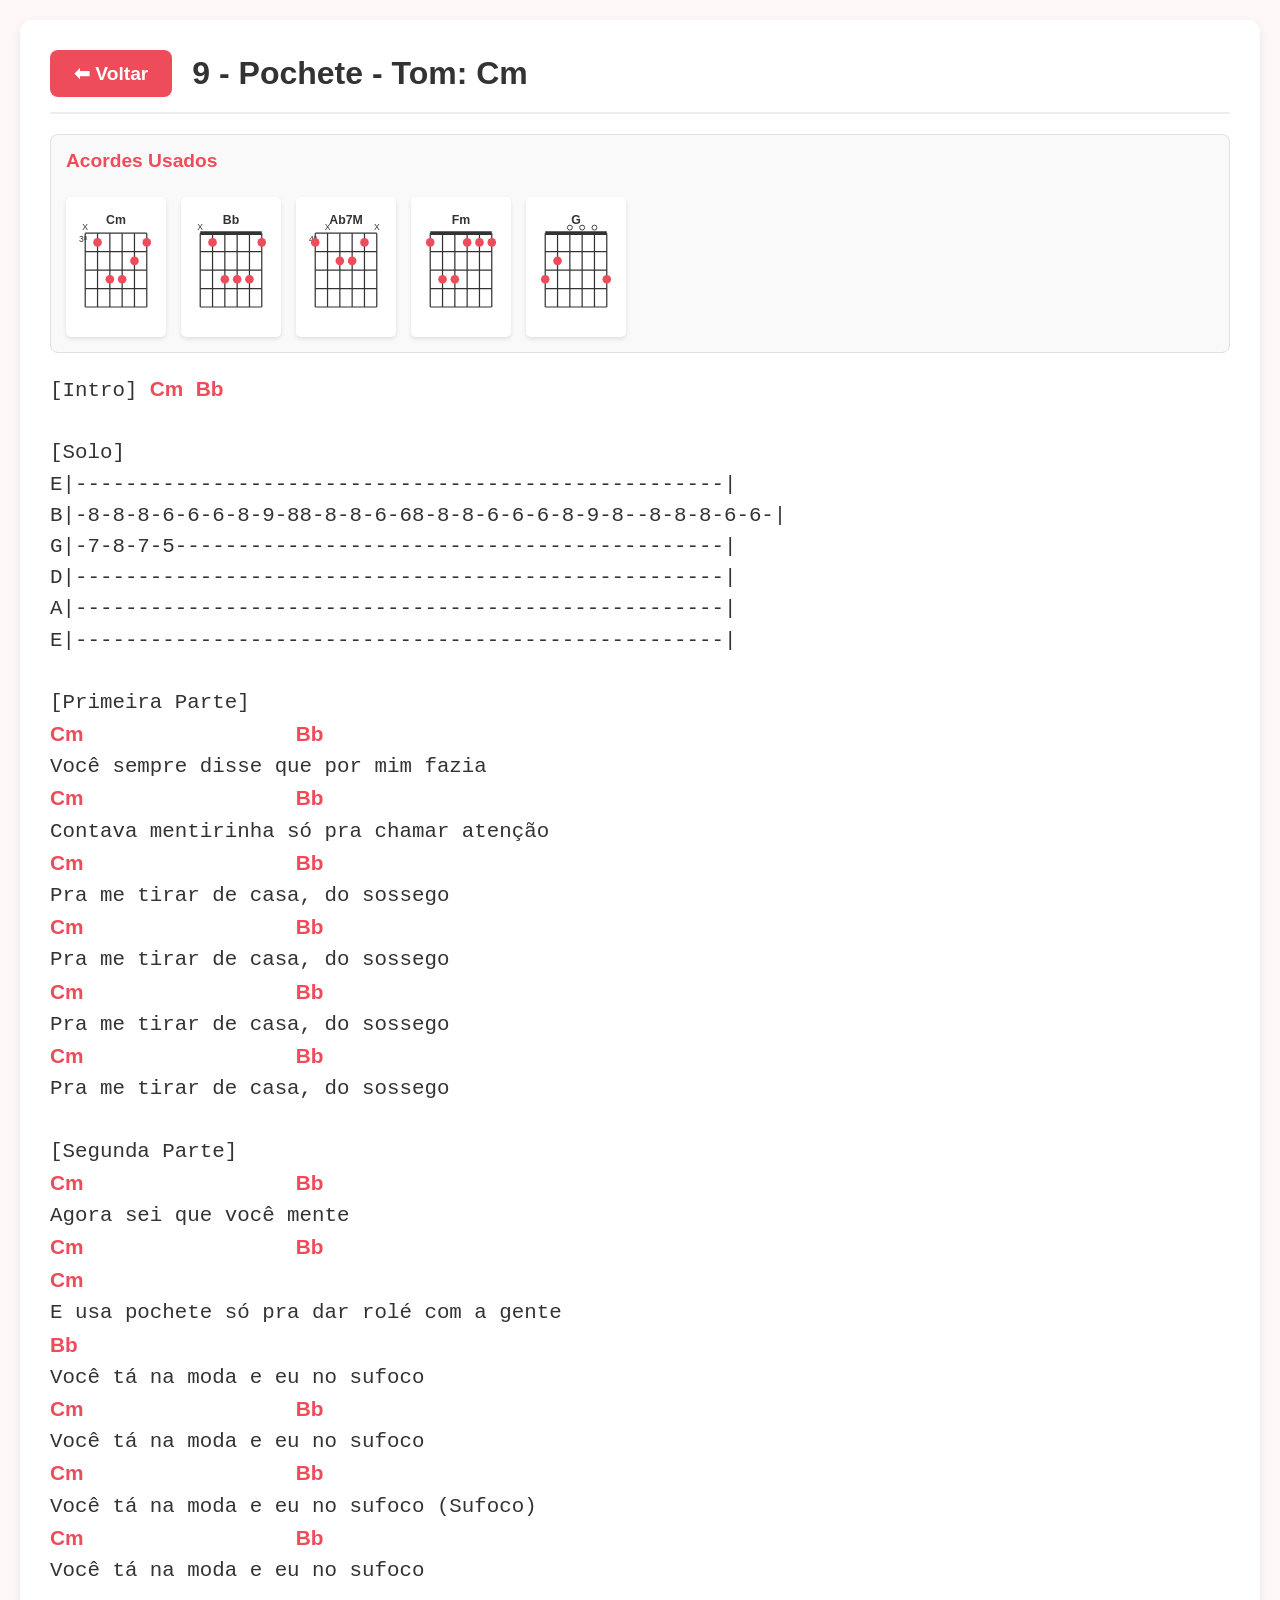
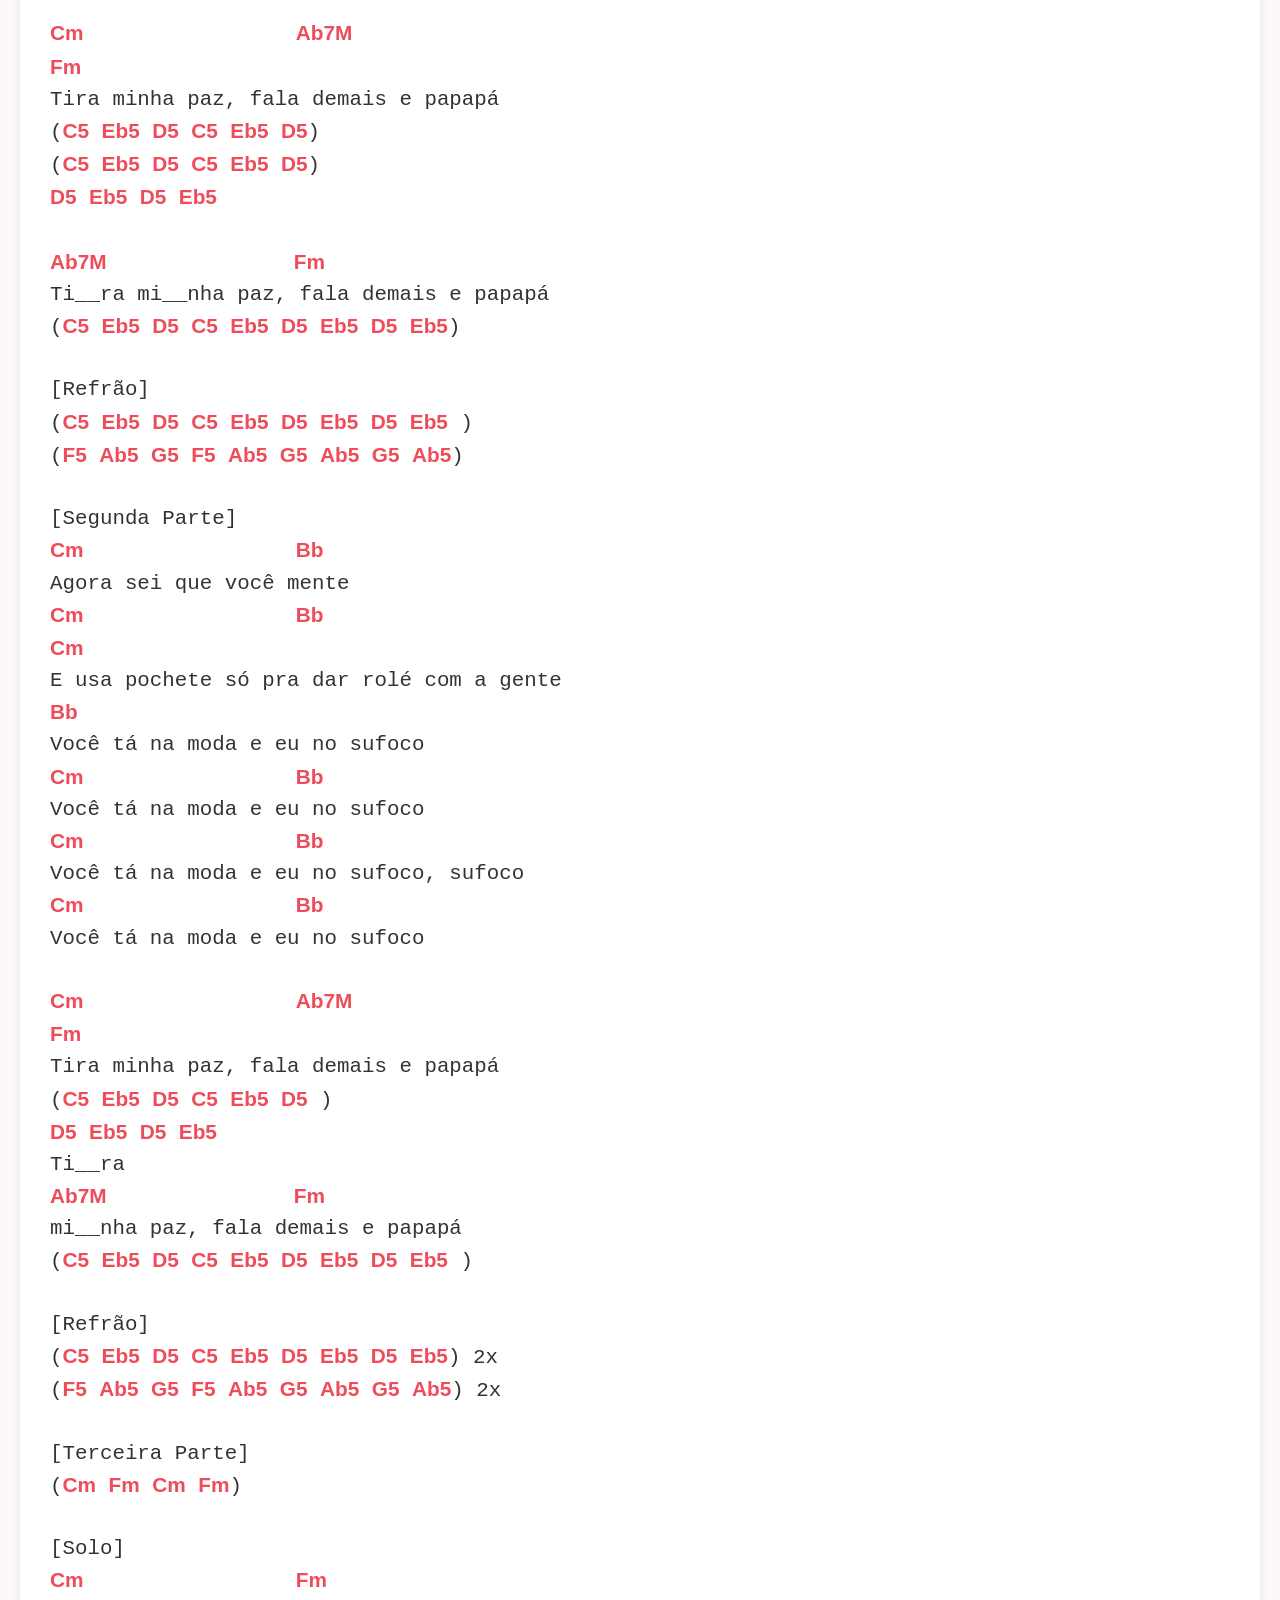
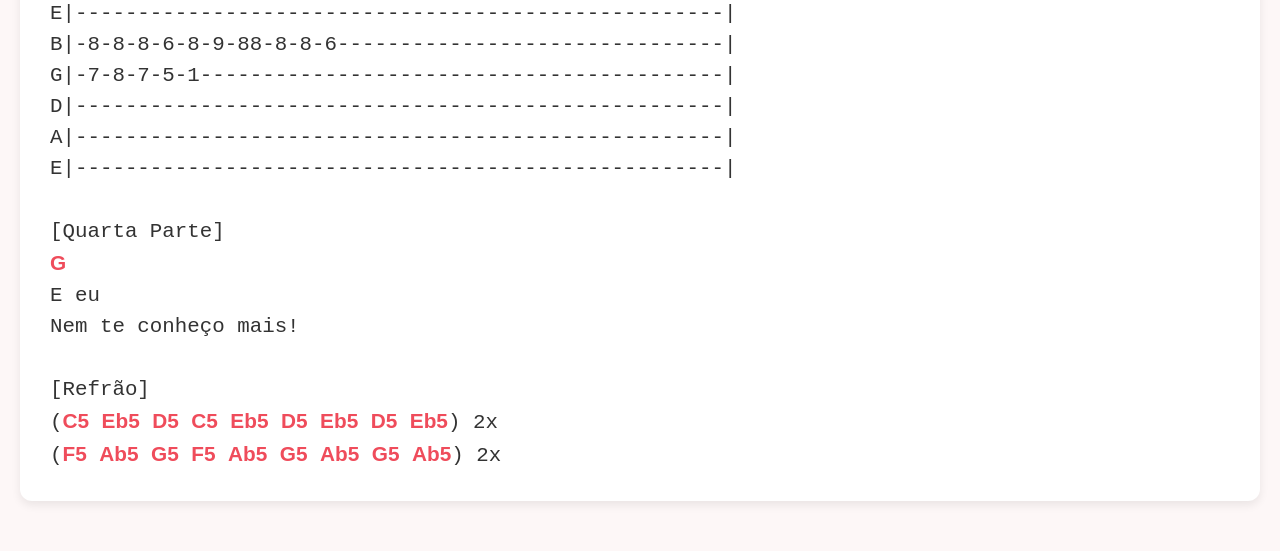
<file: 9-pochete.html>
<!DOCTYPE html>
<html lang="pt-BR">
<head>
  <meta charset="UTF-8">
  <title>9 - Pochete</title>
  <link rel="stylesheet" href="style.css">
</head>
<body>
  <div class="cifra-container">
    <div class="cifra-header">
      <a href="index.html" class="btn-voltar">⬅ Voltar</a>
      <h2 class="song-title">9 - Pochete - Tom: Cm</h2>
    </div>
    <div class="chords-images">
      <h3>Acordes Usados</h3>
      <svg width="100" height="140" viewBox="0 0 130 170" xmlns="http://www.w3.org/2000/svg">
<text x="65" y="15" font-family="sans-serif" font-size="20" font-weight="bold" text-anchor="middle" fill="#333">Cm</text>
<line x1="15" y1="30" x2="115" y2="30" stroke="#333" stroke-width="2"/>
<text x="5" y="45" font-family="sans-serif" font-size="14" fill="#333">3ª</text>
<line x1="15" y1="30" x2="15" y2="150" stroke="#333" stroke-width="2"/>
<line x1="35" y1="30" x2="35" y2="150" stroke="#333" stroke-width="2"/>
<line x1="55" y1="30" x2="55" y2="150" stroke="#333" stroke-width="2"/>
<line x1="75" y1="30" x2="75" y2="150" stroke="#333" stroke-width="2"/>
<line x1="95" y1="30" x2="95" y2="150" stroke="#333" stroke-width="2"/>
<line x1="115" y1="30" x2="115" y2="150" stroke="#333" stroke-width="2"/>
<line x1="15" y1="60" x2="115" y2="60" stroke="#333" stroke-width="2"/>
<line x1="15" y1="90" x2="115" y2="90" stroke="#333" stroke-width="2"/>
<line x1="15" y1="120" x2="115" y2="120" stroke="#333" stroke-width="2"/>
<line x1="15" y1="150" x2="115" y2="150" stroke="#333" stroke-width="2"/>
<text x="15" y="25" font-family="sans-serif" font-size="14" text-anchor="middle" fill="#333">X</text>
<circle cx="35" cy="45" r="7" fill="#EF4C5B"/>
<circle cx="55" cy="105" r="7" fill="#EF4C5B"/>
<circle cx="75" cy="105" r="7" fill="#EF4C5B"/>
<circle cx="95" cy="75" r="7" fill="#EF4C5B"/>
<circle cx="115" cy="45" r="7" fill="#EF4C5B"/>
</svg>
<svg width="100" height="140" viewBox="0 0 130 170" xmlns="http://www.w3.org/2000/svg">
<text x="65" y="15" font-family="sans-serif" font-size="20" font-weight="bold" text-anchor="middle" fill="#333">Bb</text>
<line x1="15" y1="30" x2="115" y2="30" stroke="#333" stroke-width="6"/>
<line x1="15" y1="30" x2="15" y2="150" stroke="#333" stroke-width="2"/>
<line x1="35" y1="30" x2="35" y2="150" stroke="#333" stroke-width="2"/>
<line x1="55" y1="30" x2="55" y2="150" stroke="#333" stroke-width="2"/>
<line x1="75" y1="30" x2="75" y2="150" stroke="#333" stroke-width="2"/>
<line x1="95" y1="30" x2="95" y2="150" stroke="#333" stroke-width="2"/>
<line x1="115" y1="30" x2="115" y2="150" stroke="#333" stroke-width="2"/>
<line x1="15" y1="60" x2="115" y2="60" stroke="#333" stroke-width="2"/>
<line x1="15" y1="90" x2="115" y2="90" stroke="#333" stroke-width="2"/>
<line x1="15" y1="120" x2="115" y2="120" stroke="#333" stroke-width="2"/>
<line x1="15" y1="150" x2="115" y2="150" stroke="#333" stroke-width="2"/>
<text x="15" y="25" font-family="sans-serif" font-size="14" text-anchor="middle" fill="#333">X</text>
<circle cx="35" cy="45" r="7" fill="#EF4C5B"/>
<circle cx="55" cy="105" r="7" fill="#EF4C5B"/>
<circle cx="75" cy="105" r="7" fill="#EF4C5B"/>
<circle cx="95" cy="105" r="7" fill="#EF4C5B"/>
<circle cx="115" cy="45" r="7" fill="#EF4C5B"/>
</svg>
<svg width="100" height="140" viewBox="0 0 130 170" xmlns="http://www.w3.org/2000/svg">
<text x="65" y="15" font-family="sans-serif" font-size="20" font-weight="bold" text-anchor="middle" fill="#333">Ab7M</text>
<line x1="15" y1="30" x2="115" y2="30" stroke="#333" stroke-width="2"/>
<text x="5" y="45" font-family="sans-serif" font-size="14" fill="#333">4ª</text>
<line x1="15" y1="30" x2="15" y2="150" stroke="#333" stroke-width="2"/>
<line x1="35" y1="30" x2="35" y2="150" stroke="#333" stroke-width="2"/>
<line x1="55" y1="30" x2="55" y2="150" stroke="#333" stroke-width="2"/>
<line x1="75" y1="30" x2="75" y2="150" stroke="#333" stroke-width="2"/>
<line x1="95" y1="30" x2="95" y2="150" stroke="#333" stroke-width="2"/>
<line x1="115" y1="30" x2="115" y2="150" stroke="#333" stroke-width="2"/>
<line x1="15" y1="60" x2="115" y2="60" stroke="#333" stroke-width="2"/>
<line x1="15" y1="90" x2="115" y2="90" stroke="#333" stroke-width="2"/>
<line x1="15" y1="120" x2="115" y2="120" stroke="#333" stroke-width="2"/>
<line x1="15" y1="150" x2="115" y2="150" stroke="#333" stroke-width="2"/>
<circle cx="15" cy="45" r="7" fill="#EF4C5B"/>
<text x="35" y="25" font-family="sans-serif" font-size="14" text-anchor="middle" fill="#333">X</text>
<circle cx="55" cy="75" r="7" fill="#EF4C5B"/>
<circle cx="75" cy="75" r="7" fill="#EF4C5B"/>
<circle cx="95" cy="45" r="7" fill="#EF4C5B"/>
<text x="115" y="25" font-family="sans-serif" font-size="14" text-anchor="middle" fill="#333">X</text>
</svg>
<svg width="100" height="140" viewBox="0 0 130 170" xmlns="http://www.w3.org/2000/svg">
<text x="65" y="15" font-family="sans-serif" font-size="20" font-weight="bold" text-anchor="middle" fill="#333">Fm</text>
<line x1="15" y1="30" x2="115" y2="30" stroke="#333" stroke-width="6"/>
<line x1="15" y1="30" x2="15" y2="150" stroke="#333" stroke-width="2"/>
<line x1="35" y1="30" x2="35" y2="150" stroke="#333" stroke-width="2"/>
<line x1="55" y1="30" x2="55" y2="150" stroke="#333" stroke-width="2"/>
<line x1="75" y1="30" x2="75" y2="150" stroke="#333" stroke-width="2"/>
<line x1="95" y1="30" x2="95" y2="150" stroke="#333" stroke-width="2"/>
<line x1="115" y1="30" x2="115" y2="150" stroke="#333" stroke-width="2"/>
<line x1="15" y1="60" x2="115" y2="60" stroke="#333" stroke-width="2"/>
<line x1="15" y1="90" x2="115" y2="90" stroke="#333" stroke-width="2"/>
<line x1="15" y1="120" x2="115" y2="120" stroke="#333" stroke-width="2"/>
<line x1="15" y1="150" x2="115" y2="150" stroke="#333" stroke-width="2"/>
<circle cx="15" cy="45" r="7" fill="#EF4C5B"/>
<circle cx="35" cy="105" r="7" fill="#EF4C5B"/>
<circle cx="55" cy="105" r="7" fill="#EF4C5B"/>
<circle cx="75" cy="45" r="7" fill="#EF4C5B"/>
<circle cx="95" cy="45" r="7" fill="#EF4C5B"/>
<circle cx="115" cy="45" r="7" fill="#EF4C5B"/>
</svg>
<svg width="100" height="140" viewBox="0 0 130 170" xmlns="http://www.w3.org/2000/svg">
<text x="65" y="15" font-family="sans-serif" font-size="20" font-weight="bold" text-anchor="middle" fill="#333">G</text>
<line x1="15" y1="30" x2="115" y2="30" stroke="#333" stroke-width="6"/>
<line x1="15" y1="30" x2="15" y2="150" stroke="#333" stroke-width="2"/>
<line x1="35" y1="30" x2="35" y2="150" stroke="#333" stroke-width="2"/>
<line x1="55" y1="30" x2="55" y2="150" stroke="#333" stroke-width="2"/>
<line x1="75" y1="30" x2="75" y2="150" stroke="#333" stroke-width="2"/>
<line x1="95" y1="30" x2="95" y2="150" stroke="#333" stroke-width="2"/>
<line x1="115" y1="30" x2="115" y2="150" stroke="#333" stroke-width="2"/>
<line x1="15" y1="60" x2="115" y2="60" stroke="#333" stroke-width="2"/>
<line x1="15" y1="90" x2="115" y2="90" stroke="#333" stroke-width="2"/>
<line x1="15" y1="120" x2="115" y2="120" stroke="#333" stroke-width="2"/>
<line x1="15" y1="150" x2="115" y2="150" stroke="#333" stroke-width="2"/>
<circle cx="15" cy="105" r="7" fill="#EF4C5B"/>
<circle cx="35" cy="75" r="7" fill="#EF4C5B"/>
<circle cx="55" cy="21" r="4" fill="none" stroke="#333" stroke-width="1.5"/>
<circle cx="75" cy="21" r="4" fill="none" stroke="#333" stroke-width="1.5"/>
<circle cx="95" cy="21" r="4" fill="none" stroke="#333" stroke-width="1.5"/>
<circle cx="115" cy="105" r="7" fill="#EF4C5B"/>
</svg>
    </div>
<pre class="cifra">
[Intro] <b>Cm</b> <b>Bb</b>

[Solo]
E|----------------------------------------------------|
B|-8-8-8-6-6-6-8-9-88-8-8-6-68-8-8-6-6-6-8-9-8--8-8-8-6-6-|
G|-7-8-7-5--------------------------------------------|
D|----------------------------------------------------|
A|----------------------------------------------------|
E|----------------------------------------------------|

[Primeira Parte]
<b>Cm</b>                 <b>Bb</b>
Você sempre disse que por mim fazia
<b>Cm</b>                 <b>Bb</b>
Contava mentirinha só pra chamar atenção
<b>Cm</b>                 <b>Bb</b>
Pra me tirar de casa, do sossego
<b>Cm</b>                 <b>Bb</b>
Pra me tirar de casa, do sossego
<b>Cm</b>                 <b>Bb</b>
Pra me tirar de casa, do sossego
<b>Cm</b>                 <b>Bb</b>
Pra me tirar de casa, do sossego

[Segunda Parte]
<b>Cm</b>                 <b>Bb</b>
Agora sei que você mente
<b>Cm</b>                 <b>Bb</b>
<b>Cm</b>
E usa pochete só pra dar rolé com a gente
<b>Bb</b>
Você tá na moda e eu no sufoco
<b>Cm</b>                 <b>Bb</b>
Você tá na moda e eu no sufoco
<b>Cm</b>                 <b>Bb</b>
Você tá na moda e eu no sufoco (Sufoco)
<b>Cm</b>                 <b>Bb</b>
Você tá na moda e eu no sufoco

<b>Cm</b>                 <b>Ab7M</b>
<b>Fm</b>
Tira minha paz, fala demais e papapá
(<b>C5</b> <b>Eb5</b> <b>D5</b> <b>C5</b> <b>Eb5</b> <b>D5</b>)
(<b>C5</b> <b>Eb5</b> <b>D5</b> <b>C5</b> <b>Eb5</b> <b>D5</b>)
<b>D5</b> <b>Eb5</b> <b>D5</b> <b>Eb5</b>

<b>Ab7M</b>               <b>Fm</b>
Ti__ra mi__nha paz, fala demais e papapá
(<b>C5</b> <b>Eb5</b> <b>D5</b> <b>C5</b> <b>Eb5</b> <b>D5</b> <b>Eb5</b> <b>D5</b> <b>Eb5</b>)

[Refrão]
(<b>C5</b> <b>Eb5</b> <b>D5</b> <b>C5</b> <b>Eb5</b> <b>D5</b> <b>Eb5</b> <b>D5</b> <b>Eb5</b> )
(<b>F5</b> <b>Ab5</b> <b>G5</b> <b>F5</b> <b>Ab5</b> <b>G5</b> <b>Ab5</b> <b>G5</b> <b>Ab5</b>)

[Segunda Parte]
<b>Cm</b>                 <b>Bb</b>
Agora sei que você mente
<b>Cm</b>                 <b>Bb</b>
<b>Cm</b>
E usa pochete só pra dar rolé com a gente
<b>Bb</b>
Você tá na moda e eu no sufoco
<b>Cm</b>                 <b>Bb</b>
Você tá na moda e eu no sufoco
<b>Cm</b>                 <b>Bb</b>
Você tá na moda e eu no sufoco, sufoco
<b>Cm</b>                 <b>Bb</b>
Você tá na moda e eu no sufoco

<b>Cm</b>                 <b>Ab7M</b>
<b>Fm</b>
Tira minha paz, fala demais e papapá
(<b>C5</b> <b>Eb5</b> <b>D5</b> <b>C5</b> <b>Eb5</b> <b>D5</b> )
<b>D5</b> <b>Eb5</b> <b>D5</b> <b>Eb5</b>
Ti__ra
<b>Ab7M</b>               <b>Fm</b>
mi__nha paz, fala demais e papapá
(<b>C5</b> <b>Eb5</b> <b>D5</b> <b>C5</b> <b>Eb5</b> <b>D5</b> <b>Eb5</b> <b>D5</b> <b>Eb5</b> )

[Refrão]
(<b>C5</b> <b>Eb5</b> <b>D5</b> <b>C5</b> <b>Eb5</b> <b>D5</b> <b>Eb5</b> <b>D5</b> <b>Eb5</b>) 2x
(<b>F5</b> <b>Ab5</b> <b>G5</b> <b>F5</b> <b>Ab5</b> <b>G5</b> <b>Ab5</b> <b>G5</b> <b>Ab5</b>) 2x

[Terceira Parte]
(<b>Cm</b> <b>Fm</b> <b>Cm</b> <b>Fm</b>)

[Solo]
<b>Cm</b>                 <b>Fm</b>
E|----------------------------------------------------|
B|-8-8-8-6-8-9-88-8-8-6-------------------------------|
G|-7-8-7-5-1------------------------------------------|
D|----------------------------------------------------|
A|----------------------------------------------------|
E|----------------------------------------------------|

[Quarta Parte]
<b>G</b>
E eu
Nem te conheço mais!

[Refrão]
(<b>C5</b> <b>Eb5</b> <b>D5</b> <b>C5</b> <b>Eb5</b> <b>D5</b> <b>Eb5</b> <b>D5</b> <b>Eb5</b>) 2x
(<b>F5</b> <b>Ab5</b> <b>G5</b> <b>F5</b> <b>Ab5</b> <b>G5</b> <b>Ab5</b> <b>G5</b> <b>Ab5</b>) 2x
</pre>
  </div>
</body>
</html>
</file>
<file: style.css>
:root {
  --primary: #EF4C5B;
  --bg-color: #FDF7F7;
  --text-dark: #333;
  --card-bg: #FFFFFF;
}
* { box-sizing: border-box; margin: 0; padding: 0; font-family: 'Segoe UI', Roboto, Helvetica, Arial, sans-serif; }
body { background-color: var(--bg-color); color: var(--text-dark); max-width: 1340px; min-height: 800px; margin: 0 auto; padding: 20px; }
.header { text-align: center; margin-bottom: 30px; }
.logo { max-height: 180px; border-radius: 12px; box-shadow: 0 4px 8px rgba(0,0,0,0.1); }
.title { color: var(--primary); font-size: 2.5rem; margin-top: 15px; text-transform: uppercase; letter-spacing: 2px; }
.song-list { display: flex; flex-direction: column; gap: 12px; list-style: none; padding: 0 20px; }
.song-item { background: var(--card-bg); padding: 15px 25px; border-radius: 10px; display: flex; justify-content: space-between; align-items: center; box-shadow: 0 2px 5px rgba(0,0,0,0.05); border-left: 5px solid var(--primary); transition: transform 0.2s; }
.song-item:active { transform: scale(0.98); }
.song-link { text-decoration: none; color: var(--text-dark); font-size: 1.4rem; font-weight: 600; flex-grow: 1; }
.tone-selector { padding: 10px 15px; font-size: 1.2rem; border: 1px solid #ccc; border-radius: 8px; background-color: #f9f9f9; color: var(--text-dark); cursor: pointer; outline: none; }
.tone-selector:focus { border-color: var(--primary); }
.cifra-container { background: var(--card-bg); padding: 30px; border-radius: 12px; box-shadow: 0 4px 10px rgba(0,0,0,0.08); margin-bottom: 30px; }
.cifra-header { display: flex; align-items: center; margin-bottom: 20px; border-bottom: 2px solid #eee; padding-bottom: 15px; }
.btn-voltar { background-color: var(--primary); color: white; text-decoration: none; padding: 12px 24px; border-radius: 8px; font-size: 1.2rem; font-weight: bold; margin-right: 20px; }
.song-title { font-size: 2rem; color: var(--text-dark); }
.chords-images { display: flex; flex-wrap: wrap; gap: 15px; margin-bottom: 20px; padding: 15px; background-color: #f9f9f9; border-radius: 8px; border: 1px solid #e0e0e0; }
.chords-images h3 { width: 100%; font-size: 1.2rem; margin-bottom: 10px; color: var(--primary); }
.chords-images svg { background: #fff; border-radius: 5px; box-shadow: 0 2px 4px rgba(0,0,0,0.1); padding: 10px; }
pre.cifra { font-family: 'Courier New', Courier, monospace; font-size: 1.3rem; line-height: 1.5; color: var(--text-dark); overflow-x: auto; white-space: pre-wrap; }
pre.cifra b { color: var(--primary); }
</file>
<file: pagina do repertorio/style.css>
:root {
  --primary: #EF4C5B;
  --bg-color: #FDF7F7;
  --text-dark: #333;
  --card-bg: #FFFFFF;
}
* {
  box-sizing: border-box;
  margin: 0;
  padding: 0;
  font-family: 'Segoe UI', Roboto, Helvetica, Arial, sans-serif;
}
body {
  background-color: var(--bg-color);
  color: var(--text-dark);
  max-width: 1340px;
  min-height: 800px;
  margin: 0 auto;
  padding: 20px;
}
.header {
  text-align: center;
  margin-bottom: 30px;
}
.logo {
  max-height: 180px;
  border-radius: 12px;
  box-shadow: 0 4px 8px rgba(0,0,0,0.1);
}
.title {
  color: var(--primary);
  font-size: 2.5rem;
  margin-top: 15px;
  text-transform: uppercase;
  letter-spacing: 2px;
}
.song-list {
  display: flex;
  flex-direction: column;
  gap: 12px;
  list-style: none;
  padding: 0 20px;
}
.song-item {
  background: var(--card-bg);
  padding: 15px 25px;
  border-radius: 10px;
  display: flex;
  justify-content: space-between;
  align-items: center;
  box-shadow: 0 2px 5px rgba(0,0,0,0.05);
  border-left: 5px solid var(--primary);
  transition: transform 0.2s;
}
.song-item:active {
  transform: scale(0.98);
}
.song-link {
  text-decoration: none;
  color: var(--text-dark);
  font-size: 1.4rem;
  font-weight: 600;
  flex-grow: 1;
}
.tone-selector {
  padding: 10px 15px;
  font-size: 1.2rem;
  border: 1px solid #ccc;
  border-radius: 8px;
  background-color: #f9f9f9;
  color: var(--text-dark);
  cursor: pointer;
  outline: none;
}
.tone-selector:focus {
  border-color: var(--primary);
}
.cifra-container {
  background: var(--card-bg);
  padding: 30px;
  border-radius: 12px;
  box-shadow: 0 4px 10px rgba(0,0,0,0.08);
  margin-bottom: 30px;
}
.cifra-header {
  display: flex;
  align-items: center;
  margin-bottom: 20px;
  border-bottom: 2px solid #eee;
  padding-bottom: 15px;
}
.btn-voltar {
  background-color: var(--primary);
  color: white;
  text-decoration: none;
  padding: 12px 24px;
  border-radius: 8px;
  font-size: 1.2rem;
  font-weight: bold;
  margin-right: 20px;
}
.song-title {
  font-size: 2rem;
  color: var(--text-dark);
}
.chords-images {
  display: flex;
  flex-wrap: wrap;
  gap: 15px;
  margin-bottom: 20px;
  padding: 15px;
  background-color: #f9f9f9;
  border-radius: 8px;
  border: 1px solid #e0e0e0;
}
.chords-images h3 {
  width: 100%;
  font-size: 1.2rem;
  margin-bottom: 10px;
  color: var(--primary);
}
.chords-images svg {
  background: #fff;
  border-radius: 5px;
  box-shadow: 0 2px 4px rgba(0,0,0,0.1);
  padding: 10px;
}
pre.cifra {
  font-family: 'Courier New', Courier, monospace;
  font-size: 1.3rem;
  line-height: 1.5;
  color: var(--text-dark);
  overflow-x: auto;
  white-space: pre-wrap;
}
pre.cifra b {
  color: var(--primary);
}
</file>
